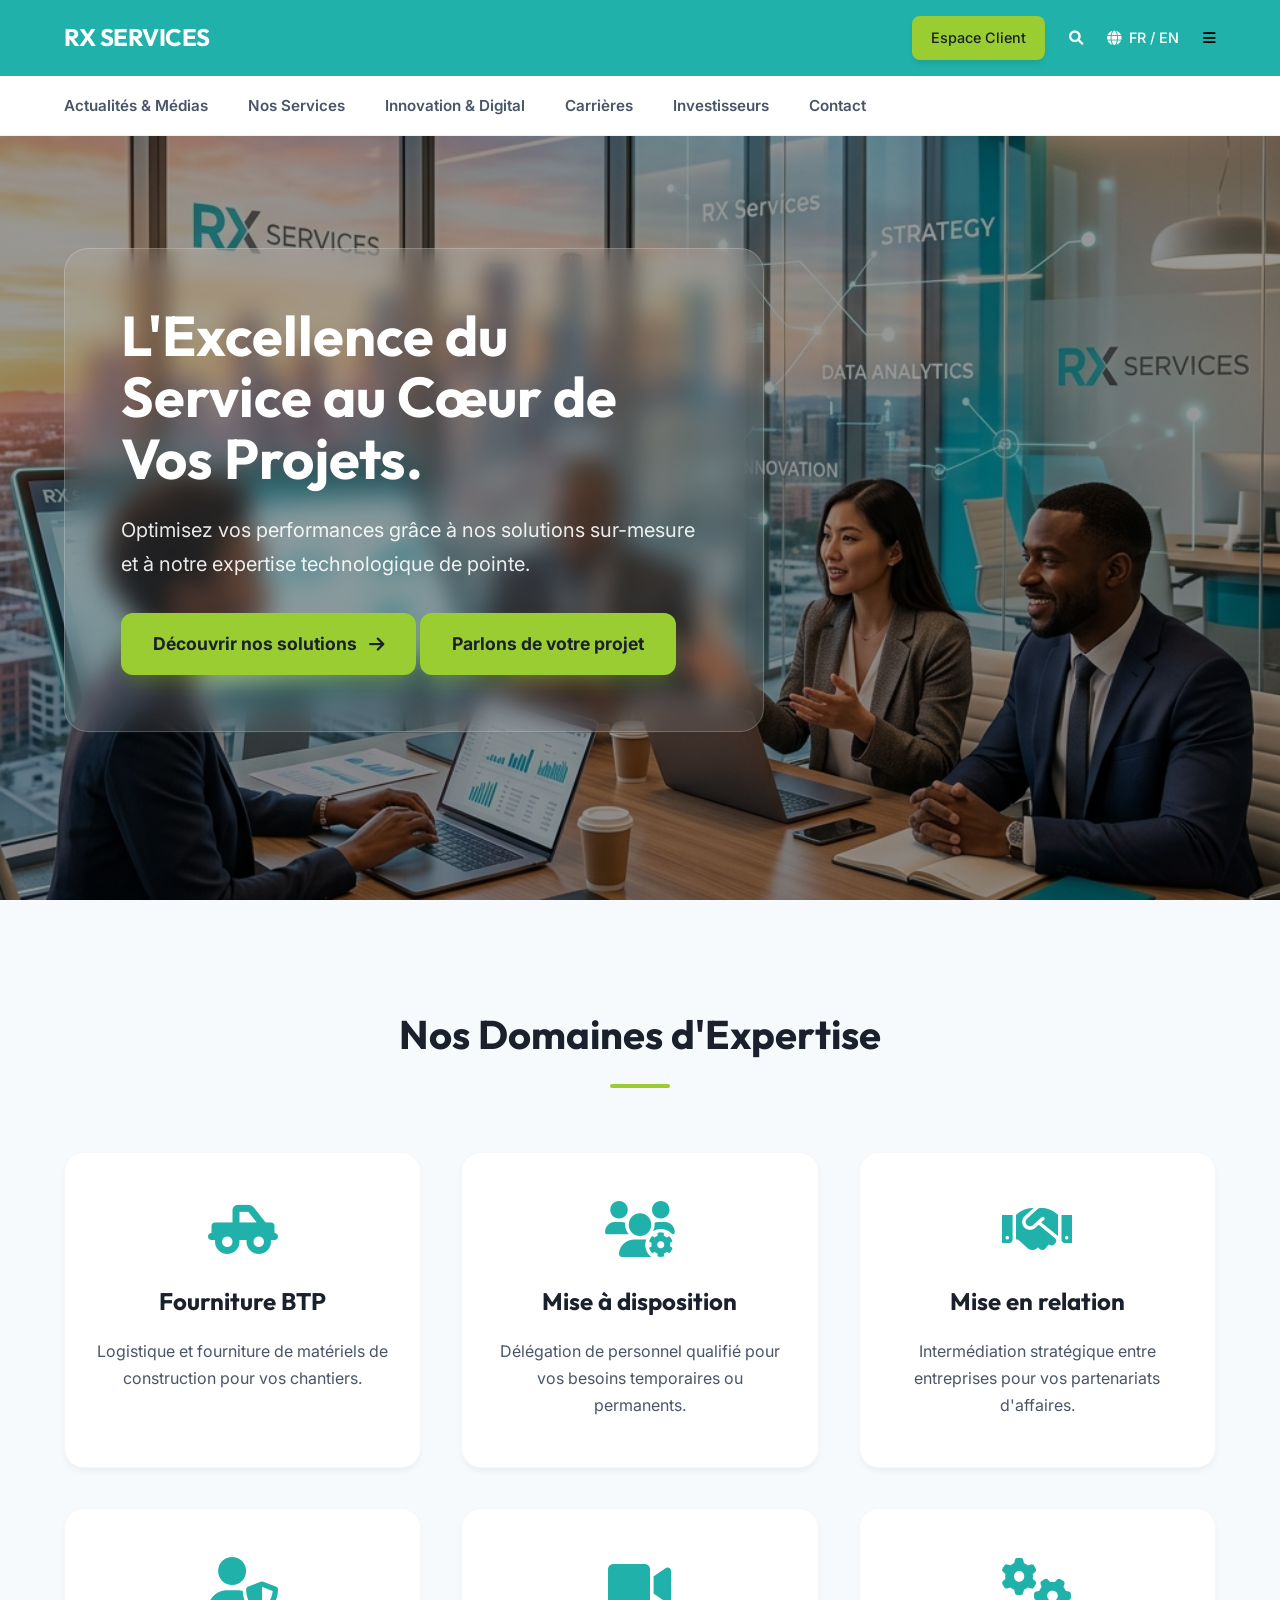
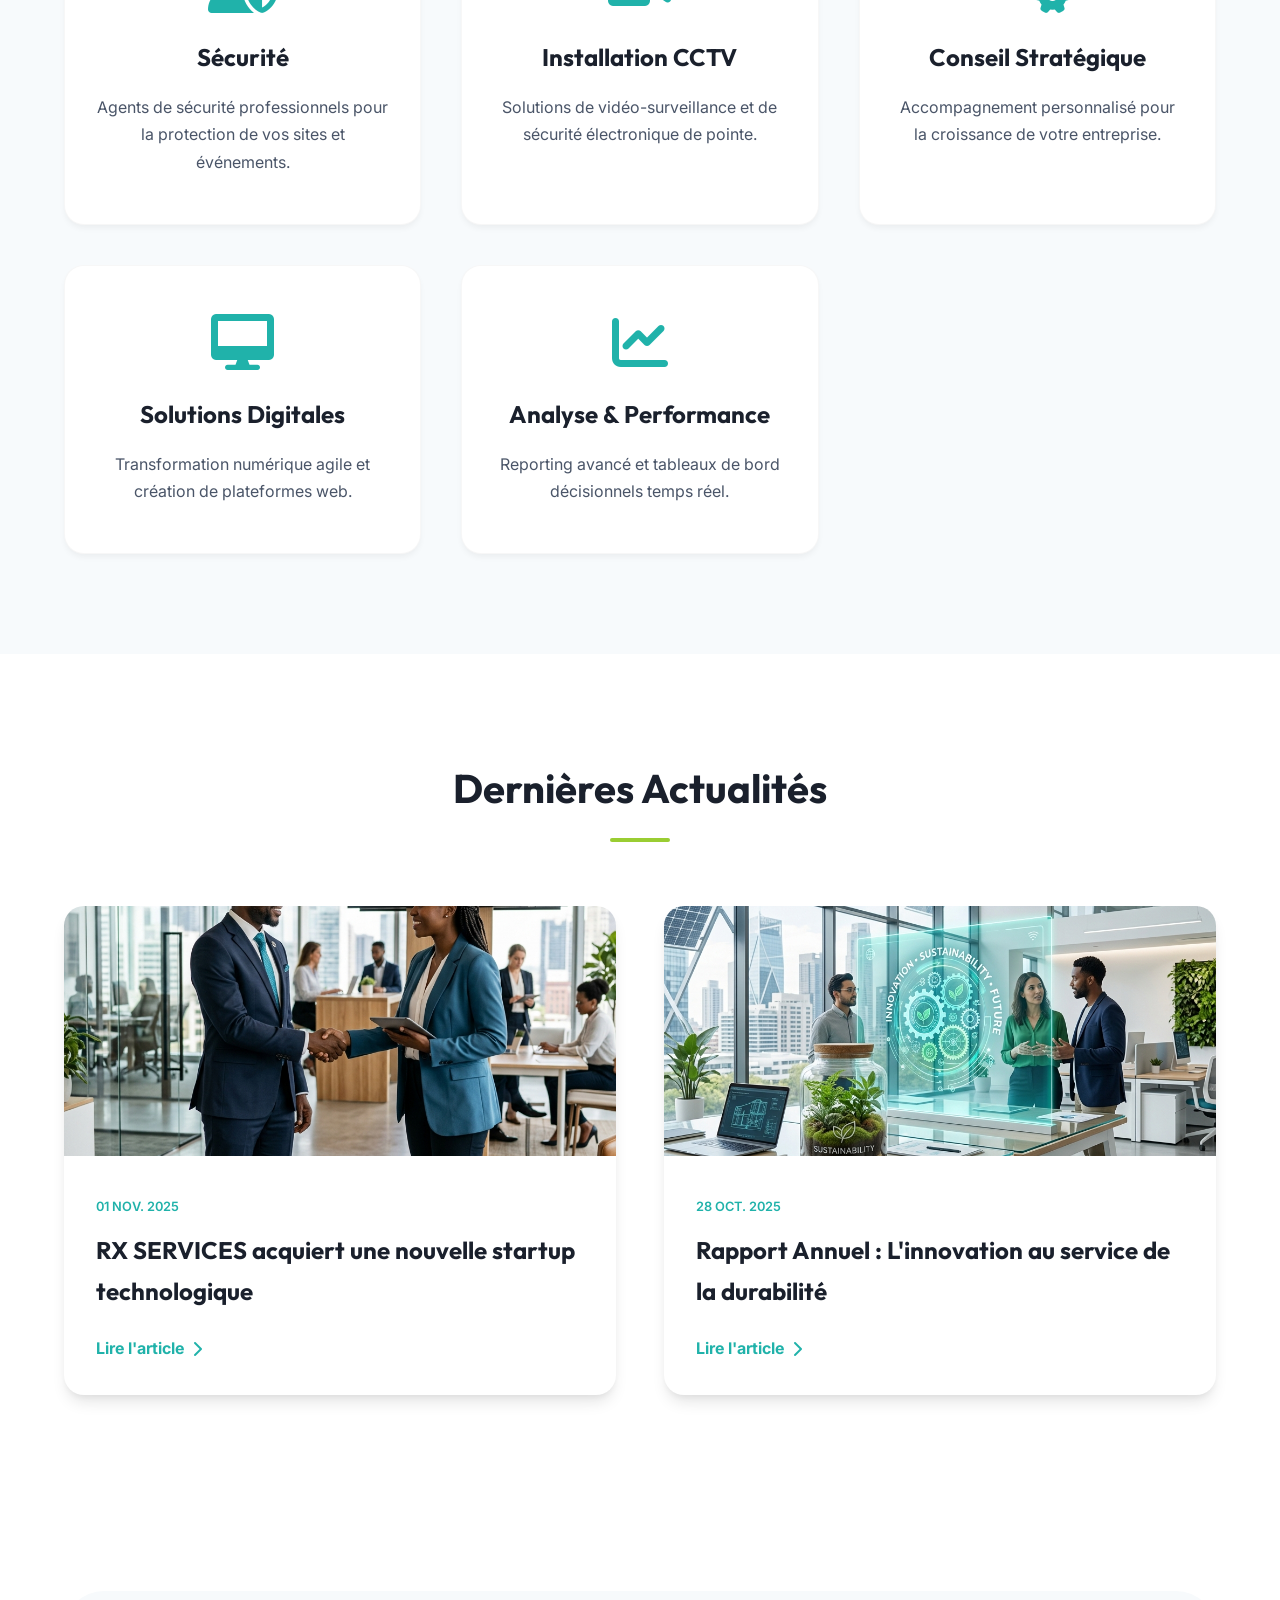
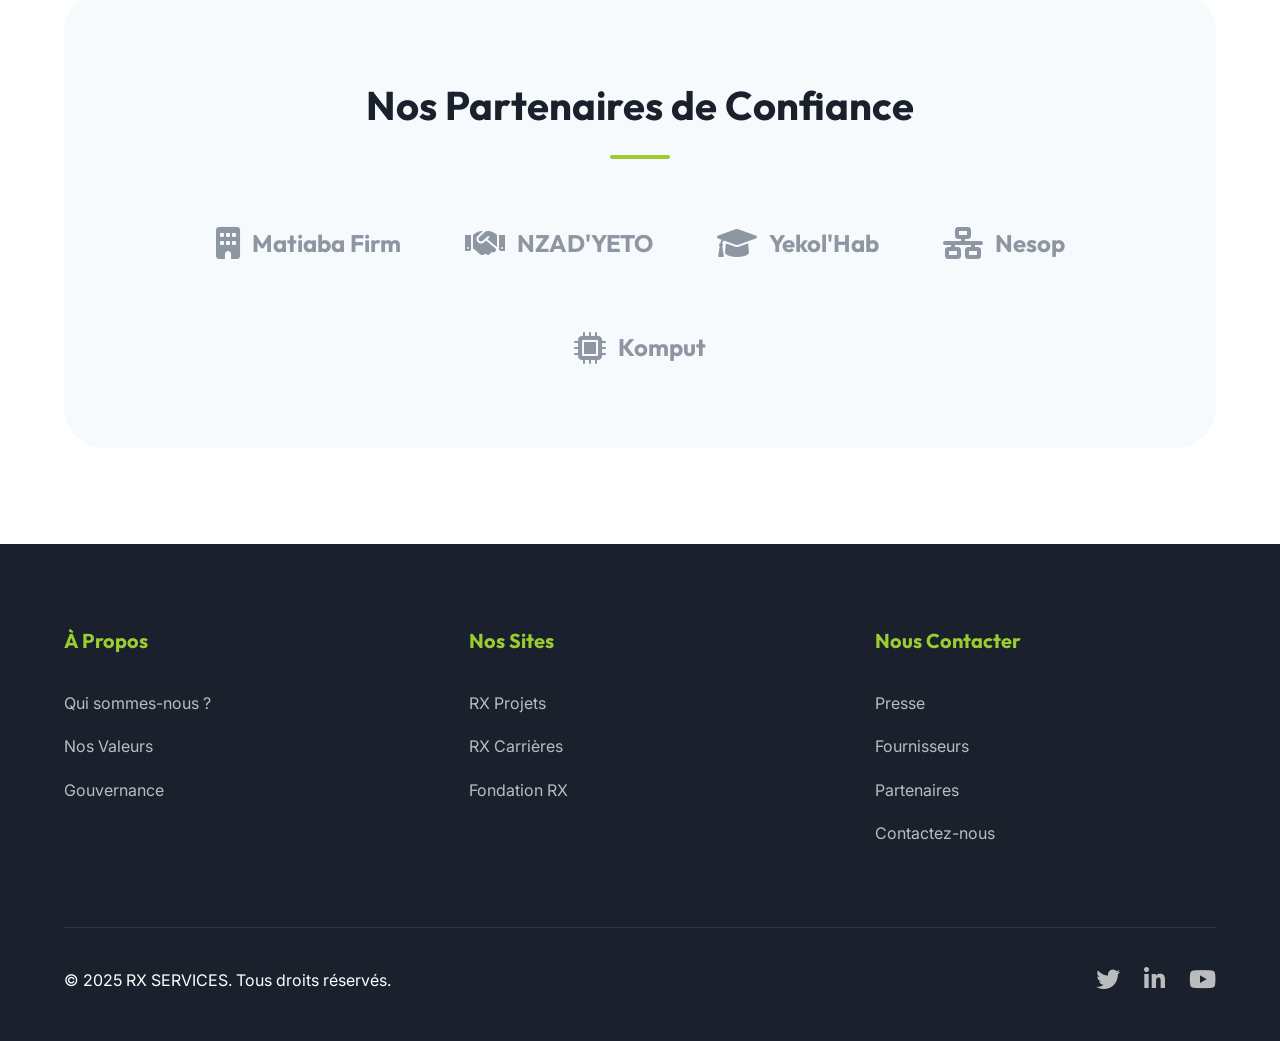
<file: index.html>
<!DOCTYPE html>
<html lang="fr">
<head>
    <meta charset="UTF-8">
    <meta name="viewport" content="width=device-width, initial-scale=1.0">
    <title>RX SERVICES - Solutions d'Entreprise</title>
    <link rel="stylesheet" href="rxservices.css">
    <link rel="stylesheet" href="https://cdnjs.cloudflare.com/ajax/libs/font-awesome/6.0.0-beta3/css/all.min.css">
</head>
<body>

    <header class="header-corporate">
        <div class="header-top-bar">
            <div class="logo">
                <a href="index.html"><h1>RX SERVICES</h1></a>
            </div>
            <div class="actions">
                <a href="espace-client.html" class="btn-primary">Espace Client</a>
                <a href="#"><i class="fas fa-search"></i></a>
                <a href="#"><i class="fas fa-globe"></i> FR / EN</a>
                <button class="menu-toggle"><i class="fas fa-bars"></i></button>
            </div>
        </div>
        <nav class="main-nav">
            <div class="container-nav">
                <ul>
                    <li><a href="actualites.html">Actualités & Médias</a></li>
                    <li><a href="solutions.html">Nos Services</a></li>
                    <li><a href="innovation.html">Innovation & Digital</a></li>
                    <li><a href="carrieres.html">Carrières</a></li>
                    <li><a href="investisseurs.html">Investisseurs</a></li>
                    <li><a href="contact.html">Contact</a></li>
                </ul>
            </div>
        </nav>
    </header>

    <section class="hero-banner">
        <div class="content">
            <h2>L'Excellence du Service au Cœur de Vos Projets.</h2>
            <p>Optimisez vos performances grâce à nos solutions sur-mesure et à notre expertise technologique de pointe.</p>
            <div class="hero-actions">
                <a href="solutions.html" class="btn-banner">Découvrir nos solutions <i class="fas fa-arrow-right"></i></a>
                <a href="contact.html" class="btn-banner outline">Parlons de votre projet</a>
            </div>
        </div>
    </section>

    <main>
        <section class="section-services">
            <h3>Nos Domaines d'Expertise</h3>
            <div class="services-grid">
                <div class="service-card">
                    <i class="fas fa-truck-pickup icon-large"></i>
                    <h4>Fourniture BTP</h4>
                    <p>Logistique et fourniture de matériels de construction pour vos chantiers.</p>
                </div>
                <div class="service-card">
                    <i class="fas fa-users-cog icon-large"></i>
                    <h4>Mise à disposition</h4>
                    <p>Délégation de personnel qualifié pour vos besoins temporaires ou permanents.</p>
                </div>
                <div class="service-card">
                    <i class="fas fa-handshake icon-large"></i>
                    <h4>Mise en relation</h4>
                    <p>Intermédiation stratégique entre entreprises pour vos partenariats d'affaires.</p>
                </div>
                <div class="service-card">
                    <i class="fas fa-user-shield icon-large"></i>
                    <h4>Sécurité</h4>
                    <p>Agents de sécurité professionnels pour la protection de vos sites et événements.</p>
                </div>
                <div class="service-card">
                    <i class="fas fa-video icon-large"></i>
                    <h4>Installation CCTV</h4>
                    <p>Solutions de vidéo-surveillance et de sécurité électronique de pointe.</p>
                </div>
                <div class="service-card">
                    <i class="fas fa-cogs icon-large"></i>
                    <h4>Conseil Stratégique</h4>
                    <p>Accompagnement personnalisé pour la croissance de votre entreprise.</p>
                </div>
                <div class="service-card">
                    <i class="fas fa-desktop icon-large"></i>
                    <h4>Solutions Digitales</h4>
                    <p>Transformation numérique agile et création de plateformes web.</p>
                </div>
                <div class="service-card">
                    <i class="fas fa-chart-line icon-large"></i>
                    <h4>Analyse & Performance</h4>
                    <p>Reporting avancé et tableaux de bord décisionnels temps réel.</p>
                </div>
            </div>
        </section>

        <section class="section-actualites">
            <h3>Dernières Actualités</h3>
            <div class="news-grid">
                <article class="news-card">
                    <img src="news-image-1.png" alt="Actualité 1">
                    <div class="news-content">
                        <span class="date">01 NOV. 2025</span>
                        <h4>RX SERVICES acquiert une nouvelle startup technologique</h4>
                        <a href="actualites.html">Lire l'article <i class="fas fa-chevron-right"></i></a>
                    </div>
                </article>
                <article class="news-card">
                    <img src="news-image-2.png" alt="Actualité 2">
                    <div class="news-content">
                        <span class="date">28 OCT. 2025</span>
                        <h4>Rapport Annuel : L'innovation au service de la durabilité</h4>
                        <a href="actualites.html">Lire l'article <i class="fas fa-chevron-right"></i></a>
                    </div>
                </article>
            </div>
        </section>

        <section class="section-partners">
            <h3>Nos Partenaires de Confiance</h3>
            <div class="partners-grid">
                <div class="partner-logo"><i class="fas fa-building"></i> Matiaba Firm</div>
                <div class="partner-logo"><i class="fas fa-handshake"></i> NZAD'YETO</div>
                <div class="partner-logo"><i class="fas fa-graduation-cap"></i> Yekol'Hab</div>
                <div class="partner-logo"><i class="fas fa-network-wired"></i> Nesop</div>
                <div class="partner-logo"><i class="fas fa-microchip"></i> Komput</div>
            </div>
        </section>
    </main>

    <footer>
        <div class="footer-columns">
            <div class="col">
                <h4>À Propos</h4>
                <ul>
                    <li><a href="qui-sommes-nous.html">Qui sommes-nous ?</a></li>
                    <li><a href="carrieres.html">Nos Valeurs</a></li>
                    <li><a href="investisseurs.html">Gouvernance</a></li>
                </ul>
            </div>
            <div class="col">
                <h4>Nos Sites</h4>
                <ul>
                    <li><a href="projets.html">RX Projets</a></li>
                    <li><a href="carrieres.html">RX Carrières</a></li>
                    <li><a href="fondation.html">Fondation RX</a></li>
                </ul>
            </div>
            <div class="col">
                <h4>Nous Contacter</h4>
                <ul>
                    <li><a href="presse.html">Presse</a></li>
                    <li><a href="fournisseurs.html">Fournisseurs</a></li>
                    <li><a href="partenaires.html">Partenaires</a></li>
                    <li><a href="contact.html">Contactez-nous</a></li>
                </ul>
            </div>
        </div>
        <div class="footer-bottom">
            <p>&copy; 2025 RX SERVICES. Tous droits réservés.</p>
            <div class="social-links">
                <a href="#"><i class="fab fa-twitter"></i></a>
                <a href="#"><i class="fab fa-linkedin-in"></i></a>
                <a href="#"><i class="fab fa-youtube"></i></a>
            </div>
        </div>
    </footer>

    <script src="main.js"></script>
</body>
</html>
</file>
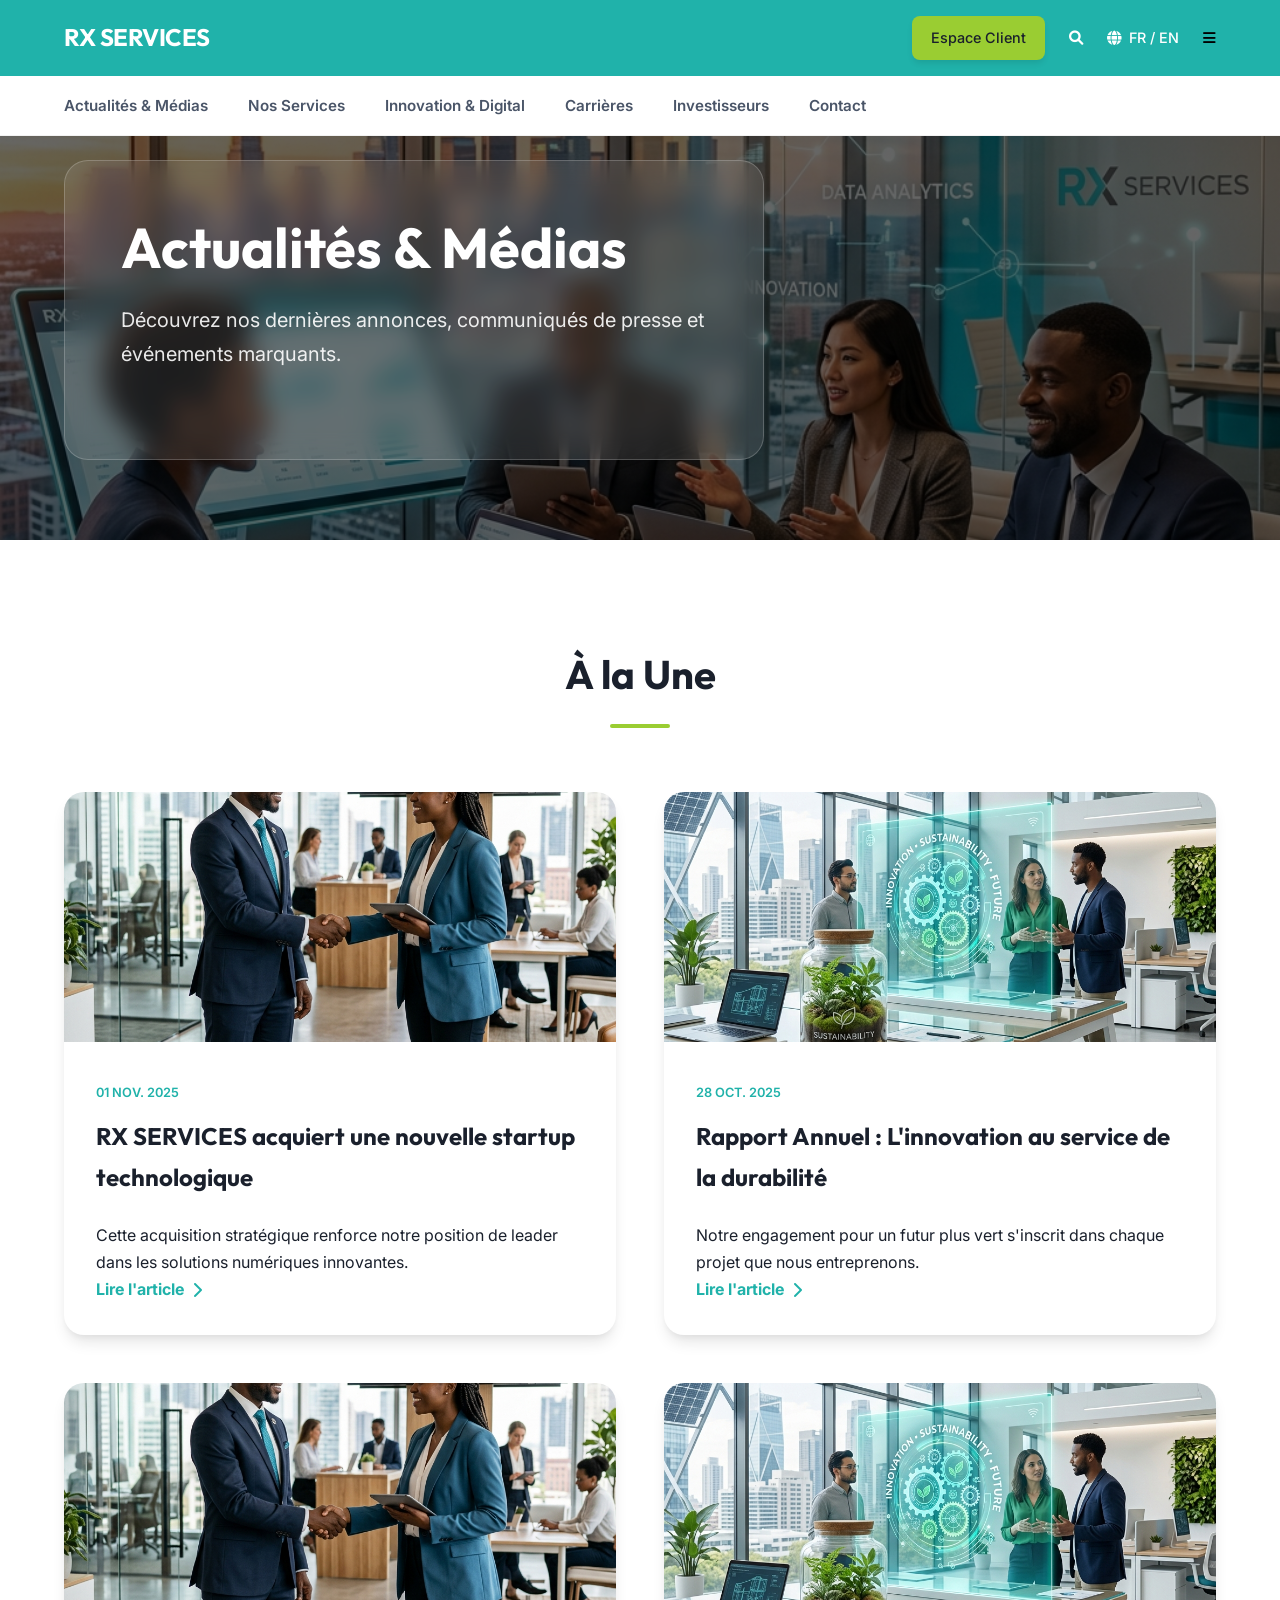
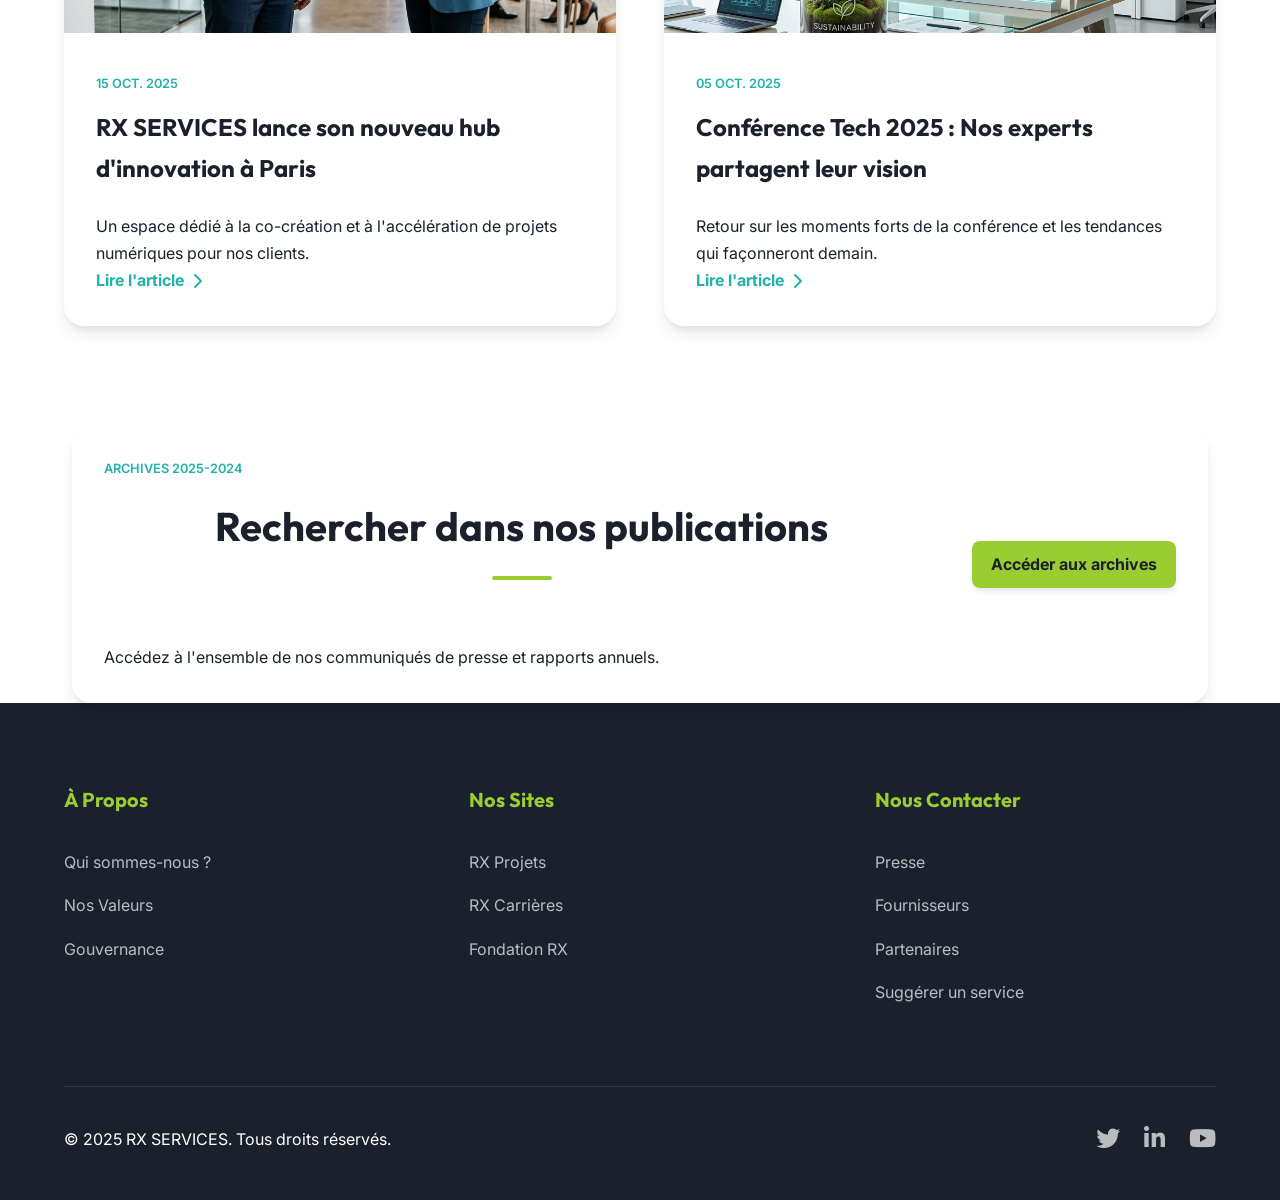
<file: actualites.html>
<!DOCTYPE html>
<html lang="fr">
<head>
    <meta charset="UTF-8">
    <meta name="viewport" content="width=device-width, initial-scale=1.0">
    <title>Actualités & Médias - RX SERVICES</title>
    <link rel="stylesheet" href="rxservices.css">
    <link rel="stylesheet" href="https://cdnjs.cloudflare.com/ajax/libs/font-awesome/6.0.0-beta3/css/all.min.css">
    <style>
        .hero-banner {
            background-image: linear-gradient(rgba(0,0,0,0.6), rgba(0,0,0,0.6)), url('hero-rx-bg.png');
            min-height: 60vh;
        }
    </style>
</head>
<body>

    <header class="header-corporate">
        <div class="header-top-bar">
            <div class="logo">
                <a href="index.html"><h1>RX SERVICES</h1></a>
            </div>
            <div class="actions">
                <a href="espace-client.html" class="btn-primary">Espace Client</a>
                <a href="#"><i class="fas fa-search"></i></a>
                <a href="#"><i class="fas fa-globe"></i> FR / EN</a>
                <button class="menu-toggle"><i class="fas fa-bars"></i></button>
            </div>
        </div>
        <nav class="main-nav">
            <div class="container-nav">
                <ul>
                    <li><a href="actualites.html" class="active">Actualités & Médias</a></li>
                    <li><a href="solutions.html">Nos Services</a></li>
                    <li><a href="innovation.html">Innovation & Digital</a></li>
                    <li><a href="carrieres.html">Carrières</a></li>
                    <li><a href="investisseurs.html">Investisseurs</a></li><li><a href="contact.html">Contact</a></li>
                </ul>
            </div>
        </nav>
    </header>

    <section class="hero-banner">
        <div class="content">
            <h2>Actualités & Médias</h2>
            <p>Découvrez nos dernières annonces, communiqués de presse et événements marquants.</p>
        </div>
    </section>

    <main>
        <section class="section-actualites">
            <h3>À la Une</h3>
            <div class="news-grid">
                <article class="news-card">
                    <img src="news-image-1.png" alt="Actualité 1">
                    <div class="news-content">
                        <span class="date">01 NOV. 2025</span>
                        <h4>RX SERVICES acquiert une nouvelle startup technologique</h4>
                        <p>Cette acquisition stratégique renforce notre position de leader dans les solutions numériques innovantes.</p>
                        <a href="#">Lire l'article <i class="fas fa-chevron-right"></i></a>
                    </div>
                </article>
                <article class="news-card">
                    <img src="news-image-2.png" alt="Actualité 2">
                    <div class="news-content">
                        <span class="date">28 OCT. 2025</span>
                        <h4>Rapport Annuel : L'innovation au service de la durabilité</h4>
                        <p>Notre engagement pour un futur plus vert s'inscrit dans chaque projet que nous entreprenons.</p>
                        <a href="#">Lire l'article <i class="fas fa-chevron-right"></i></a>
                    </div>
                </article>
                <article class="news-card">
                    <img src="news-image-1.png" alt="Actualité 3">
                    <div class="news-content">
                        <span class="date">15 OCT. 2025</span>
                        <h4>RX SERVICES lance son nouveau hub d'innovation à Paris</h4>
                        <p>Un espace dédié à la co-création et à l'accélération de projets numériques pour nos clients.</p>
                        <a href="#">Lire l'article <i class="fas fa-chevron-right"></i></a>
                    </div>
                </article>
                <article class="news-card">
                    <img src="news-image-2.png" alt="Actualité 4">
                    <div class="news-content">
                        <span class="date">05 OCT. 2025</span>
                        <h4>Conférence Tech 2025 : Nos experts partagent leur vision</h4>
                        <p>Retour sur les moments forts de la conférence et les tendances qui façonneront demain.</p>
                        <a href="#">Lire l'article <i class="fas fa-chevron-right"></i></a>
                    </div>
                </article>
            </div>
        </section>
        
        <section class="container" style="padding-top: 0;">
             <div class="news-card" style="display: flex; flex-direction: row; align-items: center; gap: 2rem; padding: 2rem;">
                  <div style="flex: 1;">
                       <span class="date">Archives 2025-2024</span>
                       <h3>Rechercher dans nos publications</h3>
                       <p>Accédez à l'ensemble de nos communiqués de presse et rapports annuels.</p>
                  </div>
                  <a href="#" class="btn-primary">Accéder aux archives</a>
             </div>
        </section>
    </main>

    <footer>
        <div class="footer-columns">
            <div class="col">
                <h4>À Propos</h4>
                <ul>
                    <li><a href="qui-sommes-nous.html">Qui sommes-nous ?</a></li>
                    <li><a href="carrieres.html">Nos Valeurs</a></li>
                    <li><a href="investisseurs.html">Gouvernance</a></li>
                </ul>
            </div>
            <div class="col">
                <h4>Nos Sites</h4>
                <ul>
                    <li><a href="projets.html">RX Projets</a></li>
                    <li><a href="carrieres.html">RX Carrières</a></li>
                    <li><a href="fondation.html">Fondation RX</a></li>
                </ul>
            </div>
            <div class="col">
                <h4>Nous Contacter</h4>
                <ul>
                    <li><a href="presse.html">Presse</a></li>
                    <li><a href="fournisseurs.html">Fournisseurs</a></li>
                    <li><a href="partenaires.html">Partenaires</a></li>
                    <li><a href="contact.html">Suggérer un service</a></li>
                </ul>
            </div>
        </div>
        <div class="footer-bottom">
            <p>&copy; 2025 RX SERVICES. Tous droits réservés.</p>
            <div class="social-links">
                <a href="#"><i class="fab fa-twitter"></i></a>
                <a href="#"><i class="fab fa-linkedin-in"></i></a>
                <a href="#"><i class="fab fa-youtube"></i></a>
            </div>
        </div>
    </footer>

    <script src="main.js"></script>
</body>
</html>
</file>
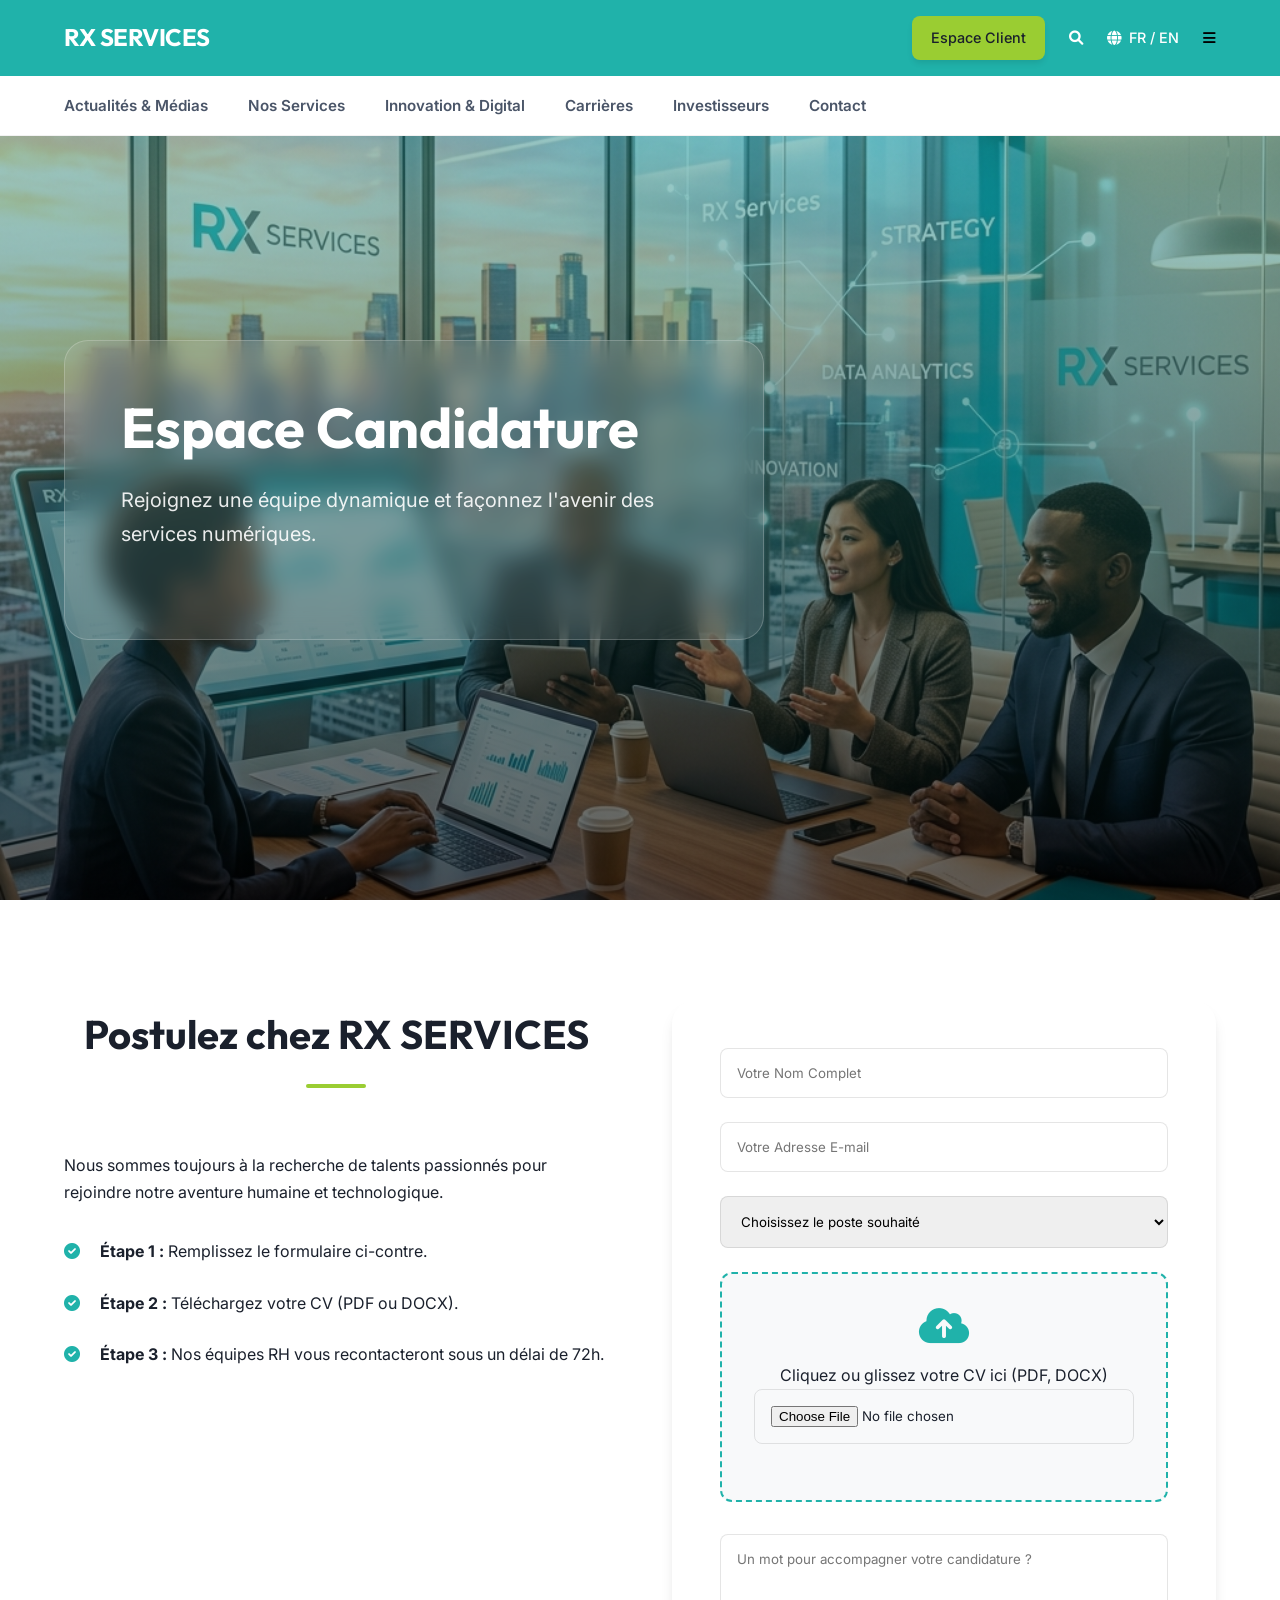
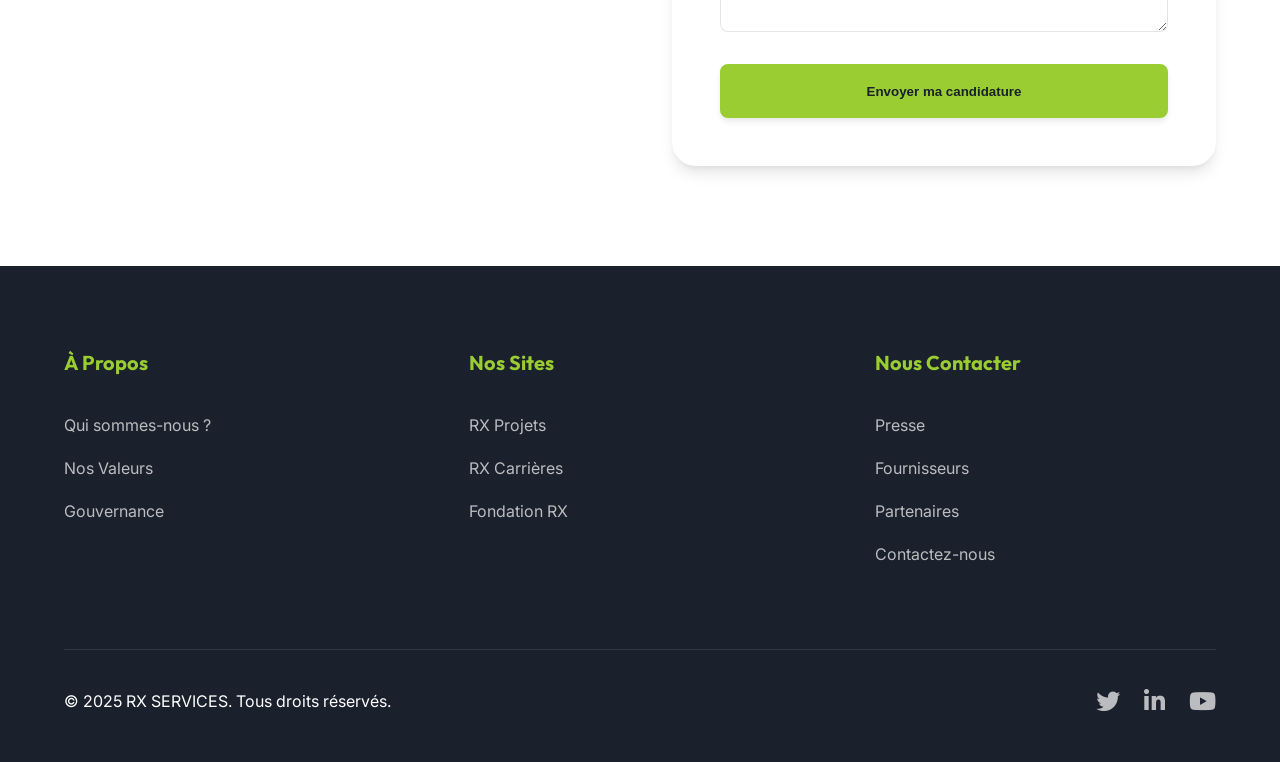
<file: candidature.html>
<!DOCTYPE html>
<html lang="fr">
<head>
    <meta charset="UTF-8">
    <meta name="viewport" content="width=device-width, initial-scale=1.0">
    <title>Candidature - RX SERVICES</title>
    <link rel="stylesheet" href="rxservices.css">
    <link rel="stylesheet" href="https://cdnjs.cloudflare.com/ajax/libs/font-awesome/6.0.0-beta3/css/all.min.css">
    <style>
        .hero-banner {
            background-image: linear-gradient(rgba(32, 178, 170, 0.4), rgba(0,0,0,0.6)), url('hero-rx-bg.png');
            height: 40vh;
        }
        .contact-container { display: grid; grid-template-columns: 1fr 1fr; gap: 4rem; padding: 100px 5%; align-items: start; }
        .contact-form { background: var(--white); padding: 3rem; border-radius: 24px; box-shadow: var(--shadow); }
        .contact-form input, .contact-form select, .contact-form textarea { width: 100%; padding: 1rem; margin-bottom: 1.5rem; border: 1px solid rgba(0,0,0,0.1); border-radius: 8px; font-family: 'Inter', sans-serif; }
        .file-upload { background: #f8f9fa; padding: 2rem; border: 2px dashed var(--primary); border-radius: 12px; text-align: center; cursor: pointer; margin-bottom: 2rem; }
        #form-messages { margin-top: 1rem; padding: 1rem; border-radius: 8px; display: none; }
        #form-messages.success { background: #d4edda; color: #155724; display: block; }
        #form-messages.error { background: #f8d7da; color: #721c24; display: block; }
    </style>
</head>
<body>

    <header class="header-corporate">
        <div class="header-top-bar">
            <div class="logo">
                <a href="index.html"><h1>RX SERVICES</h1></a>
            </div>
            <div class="actions">
                <a href="espace-client.html" class="btn-primary">Espace Client</a>
                <a href="#"><i class="fas fa-search"></i></a>
                <a href="#"><i class="fas fa-globe"></i> FR / EN</a>
                <button class="menu-toggle"><i class="fas fa-bars"></i></button>
            </div>
        </div>
        <nav class="main-nav">
            <div class="container-nav">
                <ul>
                    <li><a href="actualites.html">Actualités & Médias</a></li>
                    <li><a href="solutions.html">Nos Services</a></li>
                    <li><a href="innovation.html">Innovation & Digital</a></li>
                    <li><a href="carrieres.html" class="active">Carrières</a></li>
                    <li><a href="investisseurs.html">Investisseurs</a></li>
                    <li><a href="contact.html">Contact</a></li>
                </ul>
            </div>
        </nav>
    </header>

    <section class="hero-banner">
        <div class="content">
            <h2>Espace Candidature</h2>
            <p>Rejoignez une équipe dynamique et façonnez l'avenir des services numériques.</p>
        </div>
    </section>

    <main class="contact-container">
        <div class="info-side">
            <h3>Postulez chez RX SERVICES</h3>
            <p>Nous sommes toujours à la recherche de talents passionnés pour rejoindre notre aventure humaine et technologique.</p>
            
            <ul style="margin-top: 2rem; list-style: none;">
                <li style="margin-bottom: 1.5rem;"><i class="fas fa-check-circle" style="color: var(--primary); margin-right: 1rem;"></i> <strong>Étape 1 :</strong> Remplissez le formulaire ci-contre.</li>
                <li style="margin-bottom: 1.5rem;"><i class="fas fa-check-circle" style="color: var(--primary); margin-right: 1rem;"></i> <strong>Étape 2 :</strong> Téléchargez votre CV (PDF ou DOCX).</li>
                <li style="margin-bottom: 1.5rem;"><i class="fas fa-check-circle" style="color: var(--primary); margin-right: 1rem;"></i> <strong>Étape 3 :</strong> Nos équipes RH vous recontacteront sous un délai de 72h.</li>
            </ul>
        </div>

        <div class="contact-form">
            <form id="ajax-candidature" enctype="multipart/form-data" method="post" action="send_candidature.php">
                <input type="text" name="name" placeholder="Votre Nom Complet" required>
                <input type="email" name="email" placeholder="Votre Adresse E-mail" required>
                
                <select name="position" id="job-title" required>
                    <option value="" disabled selected>Choisissez le poste souhaité</option>
                    <option value="Senior Fullstack">Développeur Fullstack Sénior</option>
                    <option value="Project Manager">Chef de Projet Digital</option>
                    <option value="Consultant Cloud">Consultant Cloud</option>
                    <option value="Candidature Spontanée">Candidature Spontanée</option>
                </select>

                <div class="file-upload">
                    <i class="fas fa-cloud-upload-alt" style="font-size: 2.5rem; color: var(--primary); margin-bottom: 1rem;"></i>
                    <p>Cliquez ou glissez votre CV ici (PDF, DOCX)</p>
                    <input type="file" name="resume" accept=".pdf,.doc,.docx" required style="cursor: pointer;">
                </div>

                <textarea name="message" rows="4" placeholder="Un mot pour accompagner votre candidature ?"></textarea>
                
                <button type="submit" class="btn-primary" style="width: 100%; padding: 1.2rem; cursor: pointer; border: none;">Envoyer ma candidature</button>
                <div id="form-messages"></div>
            </form>
        </div>
    </main>

    <footer>
        <div class="footer-columns">
            <div class="col">
                <h4>À Propos</h4>
                <ul>
                    <li><a href="qui-sommes-nous.html">Qui sommes-nous ?</a></li>
                    <li><a href="carrieres.html">Nos Valeurs</a></li>
                    <li><a href="investisseurs.html">Gouvernance</a></li>
                </ul>
            </div>
            <div class="col">
                <h4>Nos Sites</h4>
                <ul>
                    <li><a href="projets.html">RX Projets</a></li>
                    <li><a href="carrieres.html">RX Carrières</a></li>
                    <li><a href="fondation.html">Fondation RX</a></li>
                </ul>
            </div>
            <div class="col">
                <h4>Nous Contacter</h4>
                <ul>
                    <li><a href="presse.html">Presse</a></li>
                    <li><a href="fournisseurs.html">Fournisseurs</a></li>
                    <li><a href="partenaires.html">Partenaires</a></li>
                    <li><a href="contact.html">Contactez-nous</a></li>
                </ul>
            </div>
        </div>
        <div class="footer-bottom">
            <p>&copy; 2025 RX SERVICES. Tous droits réservés.</p>
            <div class="social-links">
                <a href="#"><i class="fab fa-twitter"></i></a>
                <a href="#"><i class="fab fa-linkedin-in"></i></a>
                <a href="#"><i class="fab fa-youtube"></i></a>
            </div>
        </div>
    </footer>

    <script src="main.js"></script>
    <script>
        document.addEventListener("DOMContentLoaded", function() {
            // Pre-fill position based on URL parameters
            const urlParams = new URLSearchParams(window.location.search);
            const jobTitle = urlParams.get('title');
            if (jobTitle) {
                const select = document.querySelector("#job-title");
                for (let option of select.options) {
                    if (option.value.includes(jobTitle)) {
                        option.selected = true;
                        break;
                    }
                }
            }

            const form = document.querySelector("#ajax-candidature");
            const formMessages = document.querySelector("#form-messages");

            form.addEventListener("submit", function(e) {
                e.preventDefault();
                const formData = new FormData(form);

                fetch(form.action, {
                    method: "POST",
                    body: formData
                })
                .then(response => response.text().then(text => ({
                    status: response.status,
                    text: text
                })))
                .then(result => {
                    if (result.status === 200) {
                        formMessages.classList.remove("error");
                        formMessages.classList.add("success");
                        formMessages.textContent = result.text;
                        form.reset();
                    } else {
                        formMessages.classList.remove("success");
                        formMessages.classList.add("error");
                        formMessages.textContent = result.text || "Une erreur est survenue.";
                    }
                })
                .catch(error => {
                    formMessages.classList.remove("success");
                    formMessages.classList.add("error");
                    formMessages.textContent = "Une erreur technique est survenue lors de l'envoi.";
                });
            });
        });
    </script>
</body>
</html>
</file>
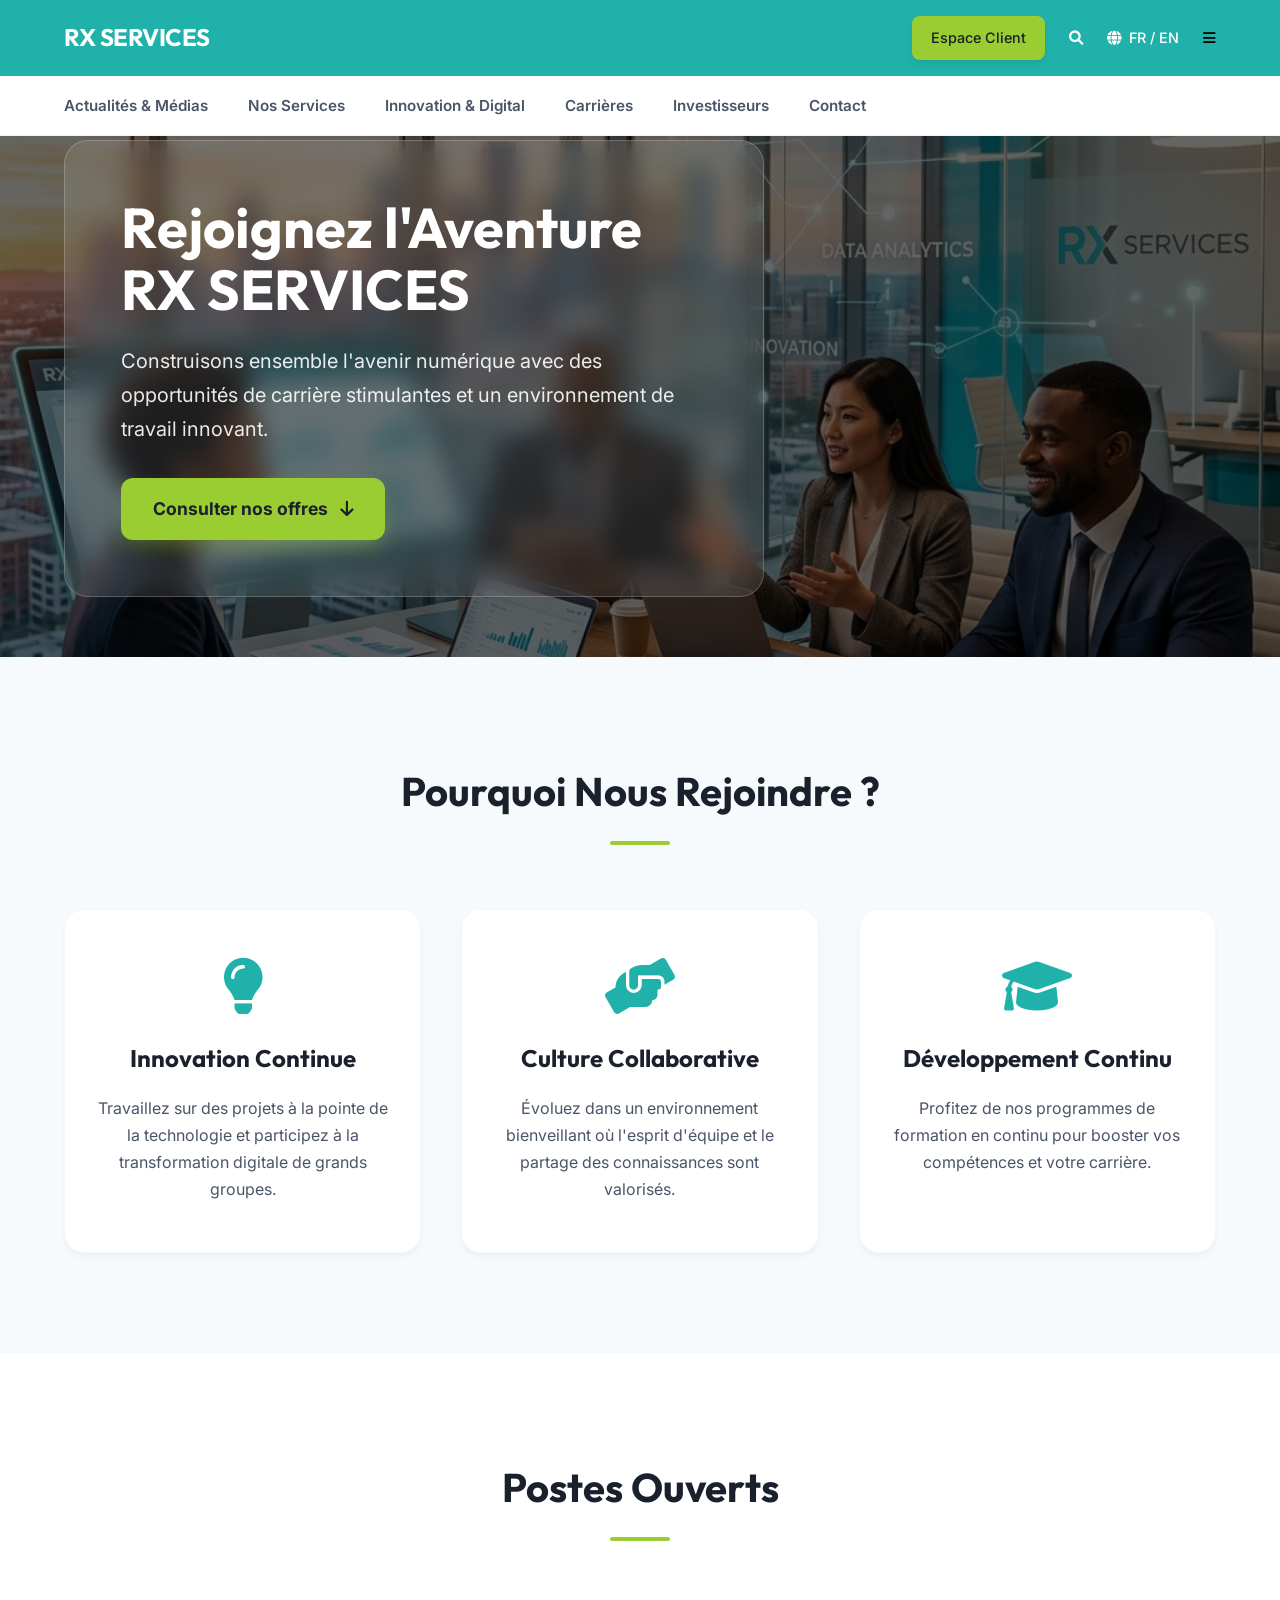
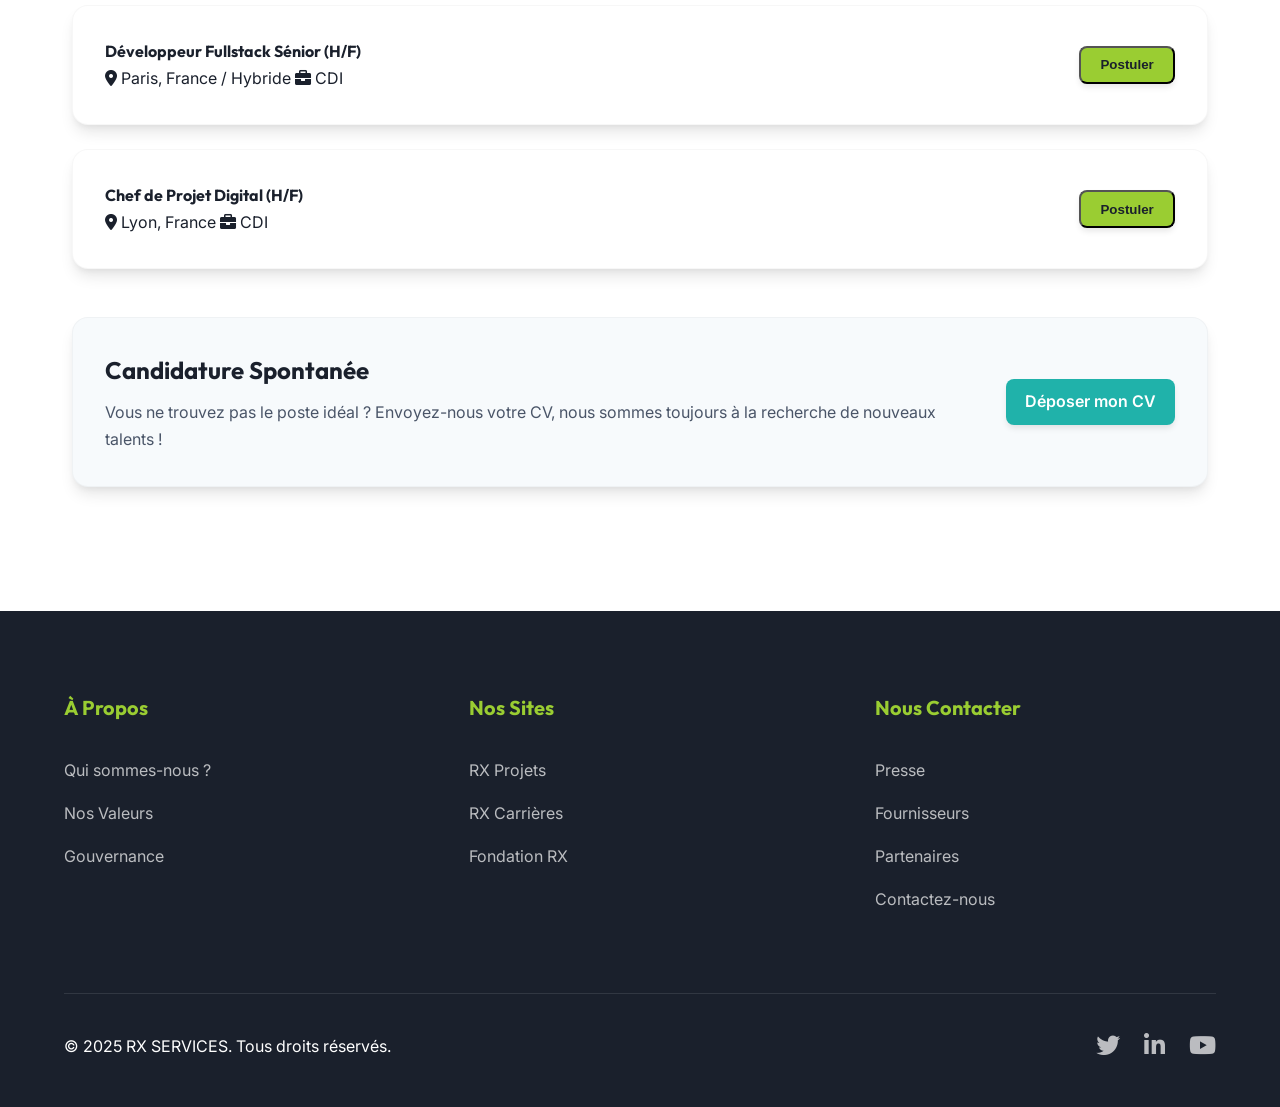
<file: carrieres.html>
<!DOCTYPE html>
<html lang="fr">
<head>
    <meta charset="UTF-8">
    <meta name="viewport" content="width=device-width, initial-scale=1.0">
    <title>Carrières - RX SERVICES</title>
    <link rel="stylesheet" href="rxservices.css">
    <link rel="stylesheet" href="https://cdnjs.cloudflare.com/ajax/libs/font-awesome/6.0.0-beta3/css/all.min.css">
    <style>
        .hero-banner {
            background-image: linear-gradient(rgba(0,0,0,0.6), rgba(0,0,0,0.6)), url('hero-rx-bg.png');
            min-height: 60vh;
        }
        .job-card {
            background: var(--white);
            padding: 2rem;
            border-radius: 16px;
            box-shadow: var(--shadow);
            margin-bottom: 1.5rem;
            display: flex;
            justify-content: space-between;
            align-items: center;
            border: 1px solid rgba(0,0,0,0.03);
            transition: var(--transition);
        }
        .job-card:hover {
            transform: translateY(-5px);
            box-shadow: 0 15px 30px -5px rgba(0, 0, 0, 0.1);
        }
    </style>
</head>
<body>

    <header class="header-corporate">
        <div class="header-top-bar">
            <div class="logo">
                <a href="index.html"><h1>RX SERVICES</h1></a>
            </div>
            <div class="actions">
                <a href="espace-client.html" class="btn-primary">Espace Client</a>
                <a href="#"><i class="fas fa-search"></i></a>
                <a href="#"><i class="fas fa-globe"></i> FR / EN</a>
                <button class="menu-toggle"><i class="fas fa-bars"></i></button>
            </div>
        </div>
        <nav class="main-nav">
            <div class="container-nav">
                <ul>
                    <li><a href="actualites.html">Actualités & Médias</a></li>
                    <li><a href="solutions.html">Nos Services</a></li>
                    <li><a href="innovation.html">Innovation & Digital</a></li>
                    <li><a href="carrieres.html" class="active">Carrières</a></li>
                    <li><a href="investisseurs.html">Investisseurs</a></li>
                    <li><a href="contact.html">Contact</a></li>
                </ul>
            </div>
        </nav>
    </header>

    <section class="hero-banner">
        <div class="content">
            <h2>Rejoignez l'Aventure RX SERVICES</h2>
            <p>Construisons ensemble l'avenir numérique avec des opportunités de carrière stimulantes et un environnement de travail innovant.</p>
            <a href="#jobs" class="btn-banner">Consulter nos offres <i class="fas fa-arrow-down"></i></a>
        </div>
    </section>

    <main>
        <section class="section-services">
            <h3>Pourquoi Nous Rejoindre ?</h3>
            <div class="services-grid">
                <div class="service-card">
                    <i class="fas fa-lightbulb icon-large"></i>
                    <h4>Innovation Continue</h4>
                    <p>Travaillez sur des projets à la pointe de la technologie et participez à la transformation digitale de grands groupes.</p>
                </div>
                <div class="service-card">
                    <i class="fas fa-hands-helping icon-large"></i>
                    <h4>Culture Collaborative</h4>
                    <p>Évoluez dans un environnement bienveillant où l'esprit d'équipe et le partage des connaissances sont valorisés.</p>
                </div>
                <div class="service-card">
                    <i class="fas fa-graduation-cap icon-large"></i>
                    <h4>Développement Continu</h4>
                    <p>Profitez de nos programmes de formation en continu pour booster vos compétences et votre carrière.</p>
                </div>
            </div>
        </section>

        <section id="jobs" class="container" style="padding-top: 100px; padding-bottom: 100px;">
            <h3>Postes Ouverts</h3>
            
            <div class="job-card">
                <div class="job-info">
                    <h4>Développeur Fullstack Sénior (H/F)</h4>
                    <p>
                        <span><i class="fas fa-map-marker-alt"></i> Paris, France / Hybride</span>
                        <span><i class="fas fa-briefcase"></i> CDI</span>
                    </p>
                </div>
                <button onclick="window.location.href='candidature.html?title=Senior%20Fullstack'" class="btn-primary">Postuler</button>
            </div>

            <div class="job-card">
                <div class="job-info">
                    <h4>Chef de Projet Digital (H/F)</h4>
                    <p>
                        <span><i class="fas fa-map-marker-alt"></i> Lyon, France</span>
                        <span><i class="fas fa-briefcase"></i> CDI</span>
                    </p>
                </div>
                <button onclick="window.location.href='candidature.html?title=Project%20Manager'" class="btn-primary">Postuler</button>
            </div>

            <div class="job-card" style="display: flex; flex-direction: row; align-items: center; gap: 2rem; padding: 2rem; background: var(--bg-light); margin-top: 3rem;">
                <div style="flex: 1;">
                     <h4 style="font-size: 1.5rem; margin-bottom: 0.5rem; color: var(--text);">Candidature Spontanée</h4>
                     <p style="color: var(--text-light);">Vous ne trouvez pas le poste idéal ? Envoyez-nous votre CV, nous sommes toujours à la recherche de nouveaux talents !</p>
                </div>
                <a href="candidature.html?title=Candidature%20Spontanée" class="btn-primary" style="background: var(--primary) !important; color: white !important;">Déposer mon CV</a>
            </div>
        </section>
    </main>

    <footer>
        <div class="footer-columns">
            <div class="col">
                <h4>À Propos</h4>
                <ul>
                    <li><a href="qui-sommes-nous.html">Qui sommes-nous ?</a></li>
                    <li><a href="carrieres.html">Nos Valeurs</a></li>
                    <li><a href="investisseurs.html">Gouvernance</a></li>
                </ul>
            </div>
            <div class="col">
                <h4>Nos Sites</h4>
                <ul>
                    <li><a href="projets.html">RX Projets</a></li>
                    <li><a href="carrieres.html">RX Carrières</a></li>
                    <li><a href="fondation.html">Fondation RX</a></li>
                </ul>
            </div>
            <div class="col">
                <h4>Nous Contacter</h4>
                <ul>
                    <li><a href="presse.html">Presse</a></li>
                    <li><a href="fournisseurs.html">Fournisseurs</a></li>
                    <li><a href="partenaires.html">Partenaires</a></li>
                    <li><a href="contact.html">Contactez-nous</a></li>
                </ul>
            </div>
        </div>
        <div class="footer-bottom">
            <p>&copy; 2025 RX SERVICES. Tous droits réservés.</p>
            <div class="social-links">
                <a href="#"><i class="fab fa-twitter"></i></a>
                <a href="#"><i class="fab fa-linkedin-in"></i></a>
                <a href="#"><i class="fab fa-youtube"></i></a>
            </div>
        </div>
    </footer>

    <script src="main.js"></script>
</body>
</html>
</file>
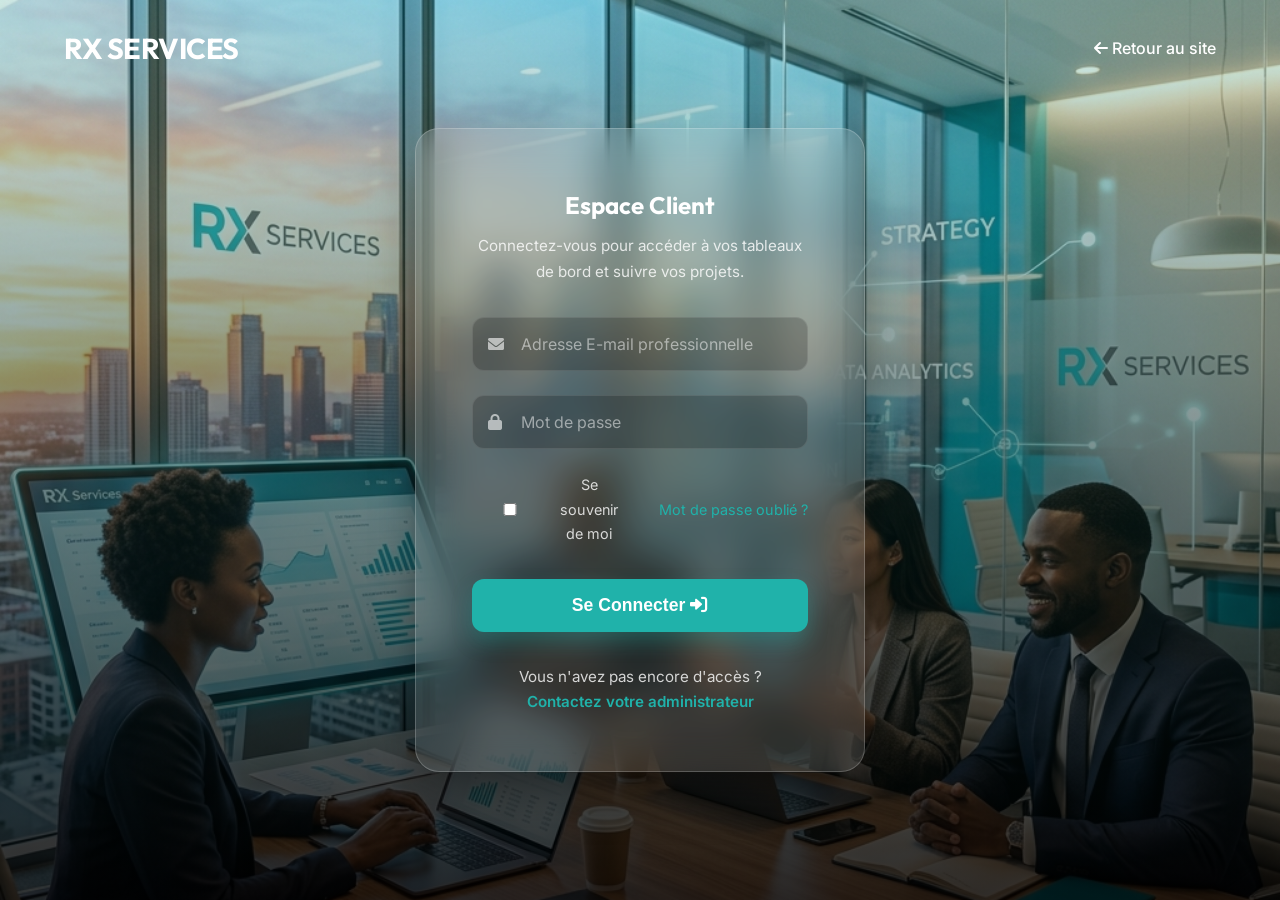
<file: espace-client.html>
<!DOCTYPE html>
<html lang="fr">
<head>
    <meta charset="UTF-8">
    <meta name="viewport" content="width=device-width, initial-scale=1.0">
    <title>Espace Client - RX SERVICES</title>
    <link rel="stylesheet" href="rxservices.css">
    <link rel="stylesheet" href="https://cdnjs.cloudflare.com/ajax/libs/font-awesome/6.0.0-beta3/css/all.min.css">
    <style>
        body {
            background-image: linear-gradient(rgba(32, 178, 170, 0.2), rgba(0,0,0,0.8)), url('hero-rx-bg.png');
            background-size: cover;
            background-position: center;
            background-attachment: fixed;
            min-height: 100vh;
            display: flex;
            flex-direction: column;
        }

        /* Simplified Header for Login Page */
        .header-login {
            padding: 1.5rem 5%;
            display: flex;
            justify-content: space-between;
            align-items: center;
            background: transparent;
            position: absolute;
            top: 0;
            width: 100%;
            z-index: 1000;
        }
        .header-login .logo h1 {
            color: var(--white);
            font-size: 1.8rem;
        }
        .header-login a {
            color: var(--white);
            text-decoration: none;
            font-weight: 500;
            font-family: 'Inter', sans-serif;
            transition: var(--transition);
        }
        .header-login a:hover {
            color: var(--primary);
        }

        /* Login Container */
        .login-wrapper {
            flex: 1;
            display: flex;
            justify-content: center;
            align-items: center;
            padding: 100px 5%;
        }

        .login-box {
            background: rgba(255, 255, 255, 0.1);
            backdrop-filter: blur(20px);
            -webkit-backdrop-filter: blur(20px);
            border: 1px solid rgba(255, 255, 255, 0.2);
            padding: 3.5rem;
            border-radius: 24px;
            box-shadow: 0 25px 50px -12px rgba(0, 0, 0, 0.5);
            max-width: 450px;
            width: 100%;
            text-align: center;
        }

        .login-box h2 {
            color: var(--white);
            margin-bottom: 0.5rem;
            font-family: 'Outfit', sans-serif;
            font-weight: 700;
        }
        
        .login-box p {
            color: rgba(255, 255, 255, 0.8);
            margin-bottom: 2rem;
            font-size: 0.95rem;
        }

        .input-group {
            position: relative;
            margin-bottom: 1.5rem;
            text-align: left;
        }

        .input-group i {
            position: absolute;
            left: 1rem;
            top: 50%;
            transform: translateY(-50%);
            color: rgba(255,255,255,0.6);
        }

        .login-box input {
            width: 100%;
            padding: 1rem 1rem 1rem 3rem;
            background: rgba(0, 0, 0, 0.2);
            border: 1px solid rgba(255, 255, 255, 0.1);
            border-radius: 12px;
            color: var(--white);
            font-family: 'Inter', sans-serif;
            font-size: 1rem;
            transition: var(--transition);
        }

        .login-box input::placeholder {
            color: rgba(255, 255, 255, 0.5);
        }

        .login-box input:focus {
            outline: none;
            border-color: var(--primary);
            background: rgba(0, 0, 0, 0.4);
        }

        .login-actions {
            display: flex;
            justify-content: space-between;
            align-items: center;
            margin-bottom: 2rem;
            font-size: 0.9rem;
        }

        .login-actions label {
            color: rgba(255, 255, 255, 0.8);
            display: flex;
            align-items: center;
            gap: 0.5rem;
            cursor: pointer;
        }

        .login-actions a {
            color: var(--primary);
            text-decoration: none;
            transition: var(--transition);
        }
        
        .login-actions a:hover {
            text-decoration: underline;
        }

        .btn-login {
            background: var(--primary);
            color: var(--white);
            border: none;
            width: 100%;
            padding: 1rem;
            border-radius: 12px;
            font-weight: 600;
            font-size: 1.1rem;
            cursor: pointer;
            transition: var(--transition);
            box-shadow: 0 10px 20px rgba(32, 178, 170, 0.3);
        }

        .btn-login:hover {
            background: #1c9e97;
            transform: translateY(-2px);
            box-shadow: 0 15px 25px rgba(32, 178, 170, 0.4);
        }

    </style>
</head>
<body>

    <header class="header-login">
        <div class="logo">
            <a href="index.html"><h1>RX SERVICES</h1></a>
        </div>
        <div>
            <a href="index.html"><i class="fas fa-arrow-left"></i> Retour au site</a>
        </div>
    </header>

    <main class="login-wrapper">
        <div class="login-box">
            <h2>Espace Client</h2>
            <p>Connectez-vous pour accéder à vos tableaux de bord et suivre vos projets.</p>
            
            <form id="login-form">
                <div class="input-group">
                    <i class="fas fa-envelope"></i>
                    <input type="email" placeholder="Adresse E-mail professionnelle" required>
                </div>
                <div class="input-group">
                    <i class="fas fa-lock"></i>
                    <input type="password" placeholder="Mot de passe" required>
                </div>
                
                <div class="login-actions">
                    <label>
                        <input type="checkbox"> Se souvenir de moi
                    </label>
                    <a href="#">Mot de passe oublié ?</a>
                </div>

                <button type="submit" class="btn-login">Se Connecter <i class="fas fa-sign-in-alt"></i></button>
            </form>
            
            <p style="margin-top: 2rem; margin-bottom: 0;">
                Vous n'avez pas encore d'accès ? <br>
                <a href="contact.html" style="color: var(--primary); text-decoration: none; font-weight: 600;">Contactez votre administrateur</a>
            </p>
        </div>
    </main>

    <script>
        document.getElementById('login-form').addEventListener('submit', function(e) {
            e.preventDefault();
            // Simuler une connexion
            const btn = this.querySelector('button');
            const originalText = btn.innerHTML;
            btn.innerHTML = '<i class="fas fa-spinner fa-spin"></i> Connexion...';
            btn.style.opacity = '0.8';
            
            setTimeout(() => {
                alert("Interface client en cours de développement. Les accès seront bientôt ouverts.");
                btn.innerHTML = originalText;
                btn.style.opacity = '1';
            }, 1000);
        });
    </script>
</body>
</html>
</file>
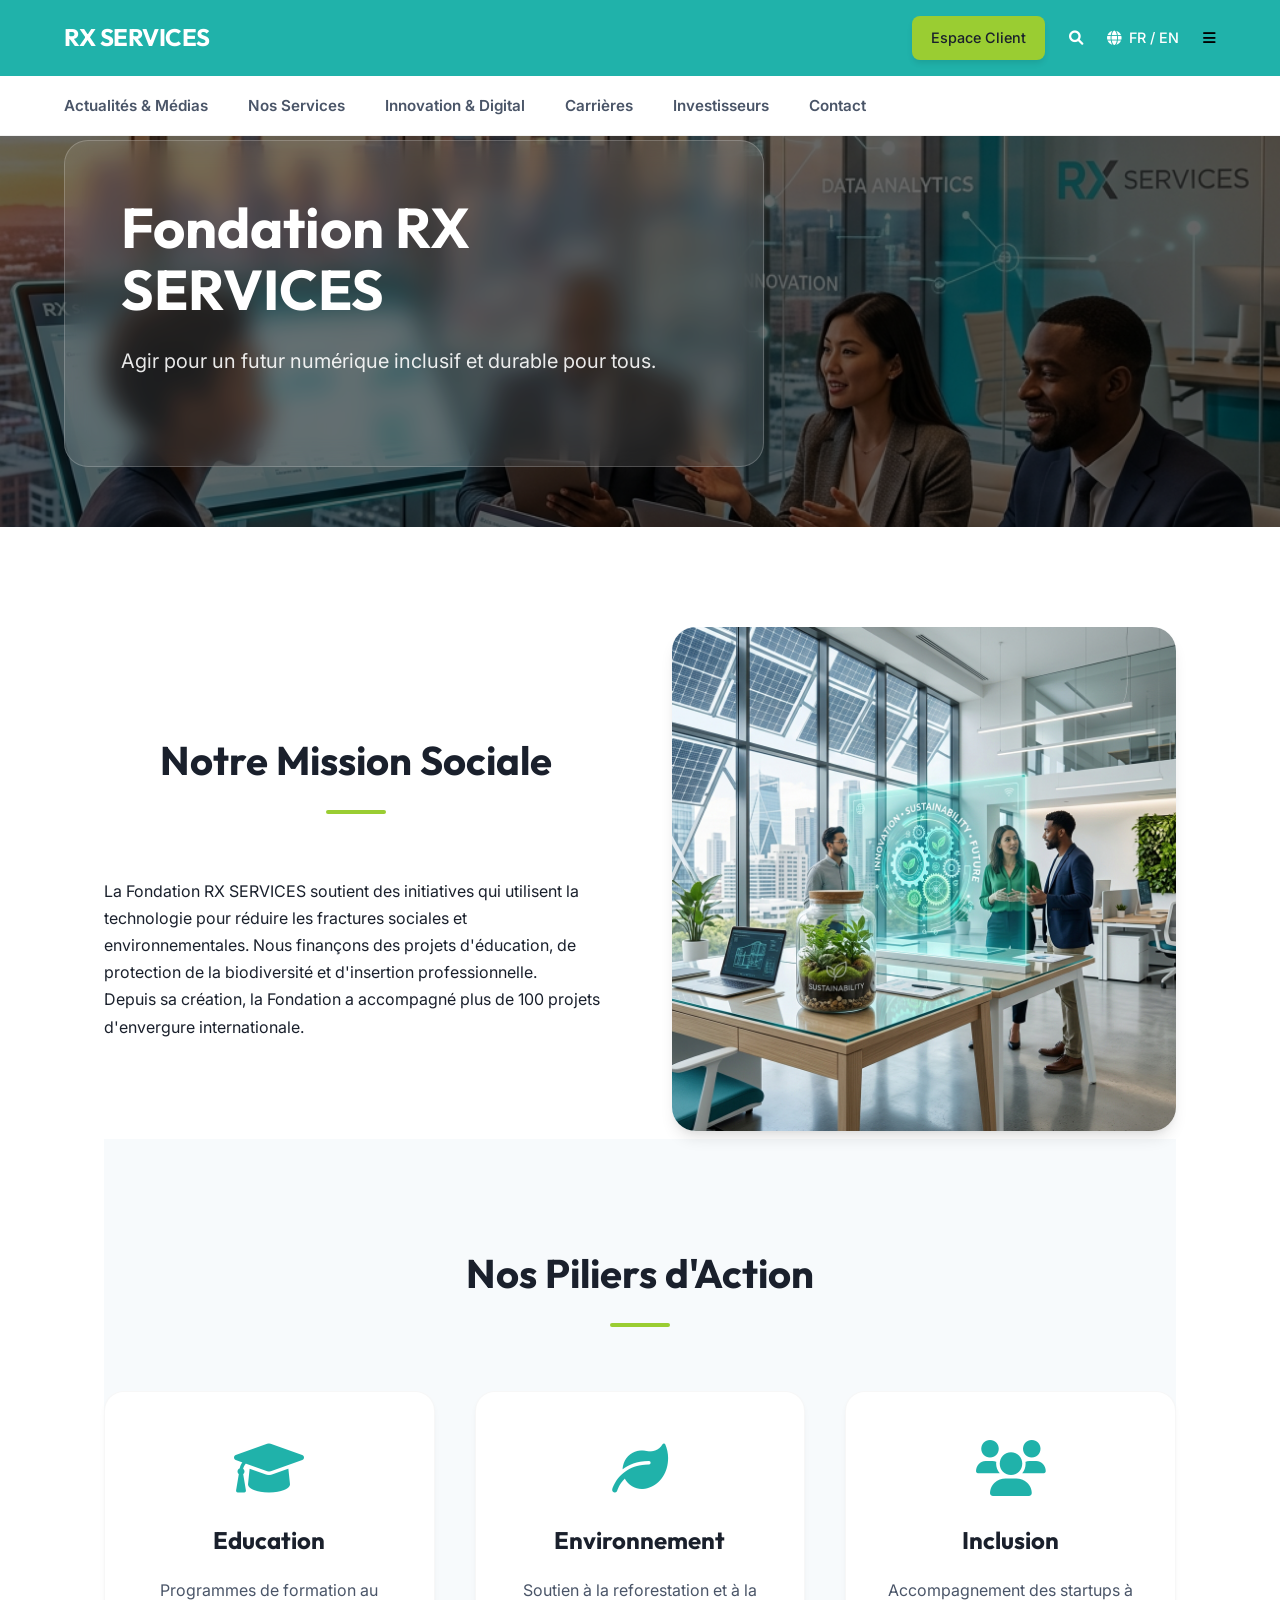
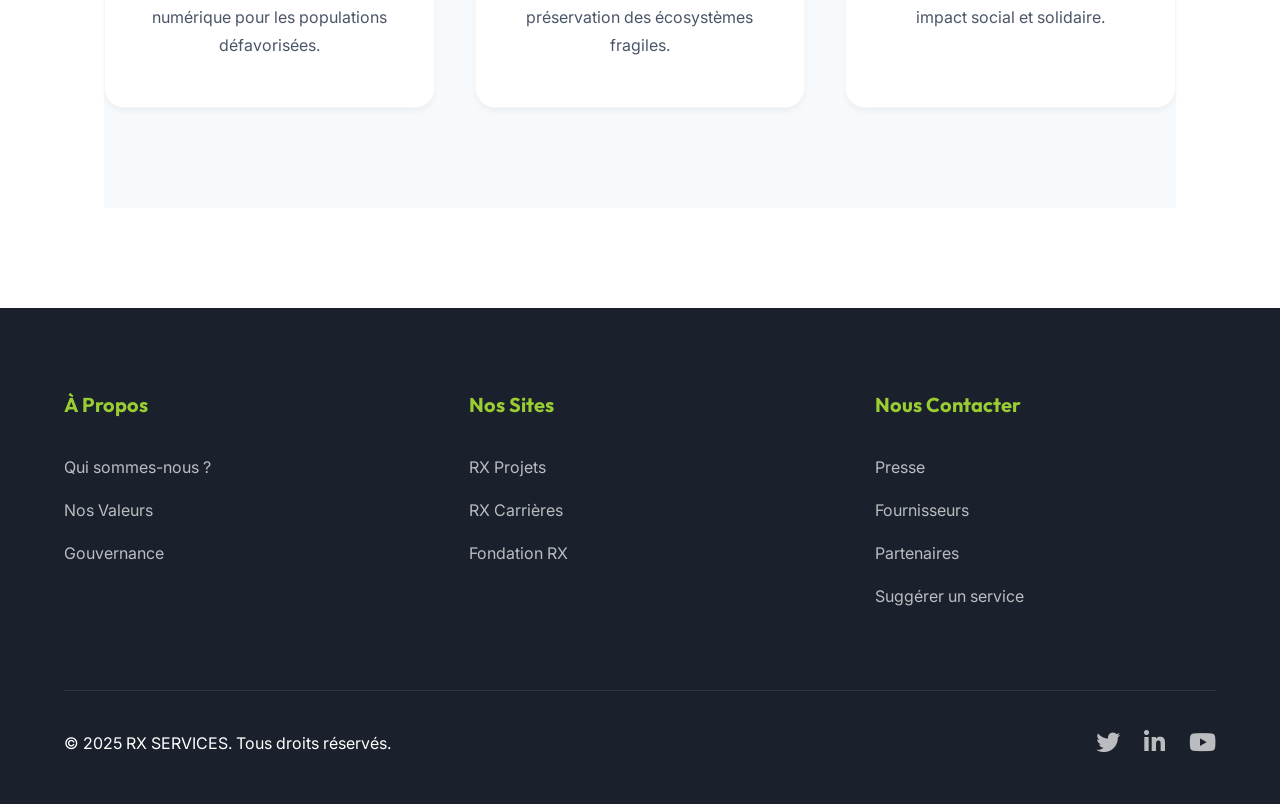
<file: fondation.html>
<!DOCTYPE html>
<html lang="fr">
<head>
    <meta charset="UTF-8">
    <meta name="viewport" content="width=device-width, initial-scale=1.0">
    <title>Fondation RX - Notre Engagement Social</title>
    <link rel="stylesheet" href="rxservices.css">
    <link rel="stylesheet" href="https://cdnjs.cloudflare.com/ajax/libs/font-awesome/6.0.0-beta3/css/all.min.css">
    <style>
        .hero-banner {
            background-image: linear-gradient(rgba(0,0,0,0.6), rgba(0,0,0,0.6)), url('hero-rx-bg.png');
            min-height: 50vh;
        }
    </style>
</head>
<body>

    <header class="header-corporate">
        <div class="header-top-bar">
            <div class="logo">
                <a href="index.html"><h1>RX SERVICES</h1></a>
            </div>
            <div class="actions">
                <a href="espace-client.html" class="btn-primary">Espace Client</a>
                <a href="#"><i class="fas fa-search"></i></a>
                <a href="#"><i class="fas fa-globe"></i> FR / EN</a>
                <button class="menu-toggle"><i class="fas fa-bars"></i></button>
            </div>
        </div>
        <nav class="main-nav">
            <div class="container-nav">
                <ul>
                    <li><a href="actualites.html">Actualités & Médias</a></li>
                    <li><a href="solutions.html">Nos Services</a></li>
                    <li><a href="innovation.html">Innovation & Digital</a></li>
                    <li><a href="carrieres.html">Carrières</a></li>
                    <li><a href="investisseurs.html">Investisseurs</a></li><li><a href="contact.html">Contact</a></li>
                </ul>
            </div>
        </nav>
    </header>

    <section class="hero-banner">
        <div class="content">
            <h2>Fondation RX SERVICES</h2>
            <p>Agir pour un futur numérique inclusif et durable pour tous.</p>
        </div>
    </section>

    <main class="container" style="padding: 100px 5%;">
        <div style="display: grid; grid-template-columns: 1fr 1fr; gap: 4rem; align-items: center;">
            <div class="text-content">
                <h3>Notre Mission Sociale</h3>
                <p>La Fondation RX SERVICES soutient des initiatives qui utilisent la technologie pour réduire les fractures sociales et environnementales. Nous finançons des projets d'éducation, de protection de la biodiversité et d'insertion professionnelle.</p>
                <p>Depuis sa création, la Fondation a accompagné plus de 100 projets d'envergure internationale.</p>
            </div>
            <div class="image-content">
                <img src="news-image-2.png" alt="Engagement Social" style="width: 100%; border-radius: 24px; box-shadow: var(--shadow);">
            </div>
        </div>

        <section class="section-services" style="padding: 100px 0;">
            <h3>Nos Piliers d'Action</h3>
            <div class="services-grid">
                <div class="service-card">
                    <i class="fas fa-graduation-cap icon-large"></i>
                    <h4>Education</h4>
                    <p>Programmes de formation au numérique pour les populations défavorisées.</p>
                </div>
                <div class="service-card">
                    <i class="fas fa-leaf icon-large"></i>
                    <h4>Environnement</h4>
                    <p>Soutien à la reforestation et à la préservation des écosystèmes fragiles.</p>
                </div>
                <div class="service-card">
                    <i class="fas fa-users icon-large"></i>
                    <h4>Inclusion</h4>
                    <p>Accompagnement des startups à impact social et solidaire.</p>
                </div>
            </div>
        </section>
    </main>

    <footer>
        <div class="footer-columns">
            <div class="col">
                <h4>À Propos</h4>
                <ul>
                    <li><a href="qui-sommes-nous.html">Qui sommes-nous ?</a></li>
                    <li><a href="carrieres.html">Nos Valeurs</a></li>
                    <li><a href="investisseurs.html">Gouvernance</a></li>
                </ul>
            </div>
            <div class="col">
                <h4>Nos Sites</h4>
                <ul>
                    <li><a href="projets.html">RX Projets</a></li>
                    <li><a href="carrieres.html">RX Carrières</a></li>
                    <li><a href="fondation.html">Fondation RX</a></li>
                </ul>
            </div>
            <div class="col">
                <h4>Nous Contacter</h4>
                <ul>
                    <li><a href="presse.html">Presse</a></li>
                    <li><a href="fournisseurs.html">Fournisseurs</a></li>
                    <li><a href="partenaires.html">Partenaires</a></li>
                    <li><a href="contact.html">Suggérer un service</a></li>
                </ul>
            </div>
        </div>
        <div class="footer-bottom">
            <p>&copy; 2025 RX SERVICES. Tous droits réservés.</p>
            <div class="social-links">
                <a href="#"><i class="fab fa-twitter"></i></a>
                <a href="#"><i class="fab fa-linkedin-in"></i></a>
                <a href="#"><i class="fab fa-youtube"></i></a>
            </div>
        </div>
    </footer>

    <script src="main.js"></script>
</body>
</html>
</file>
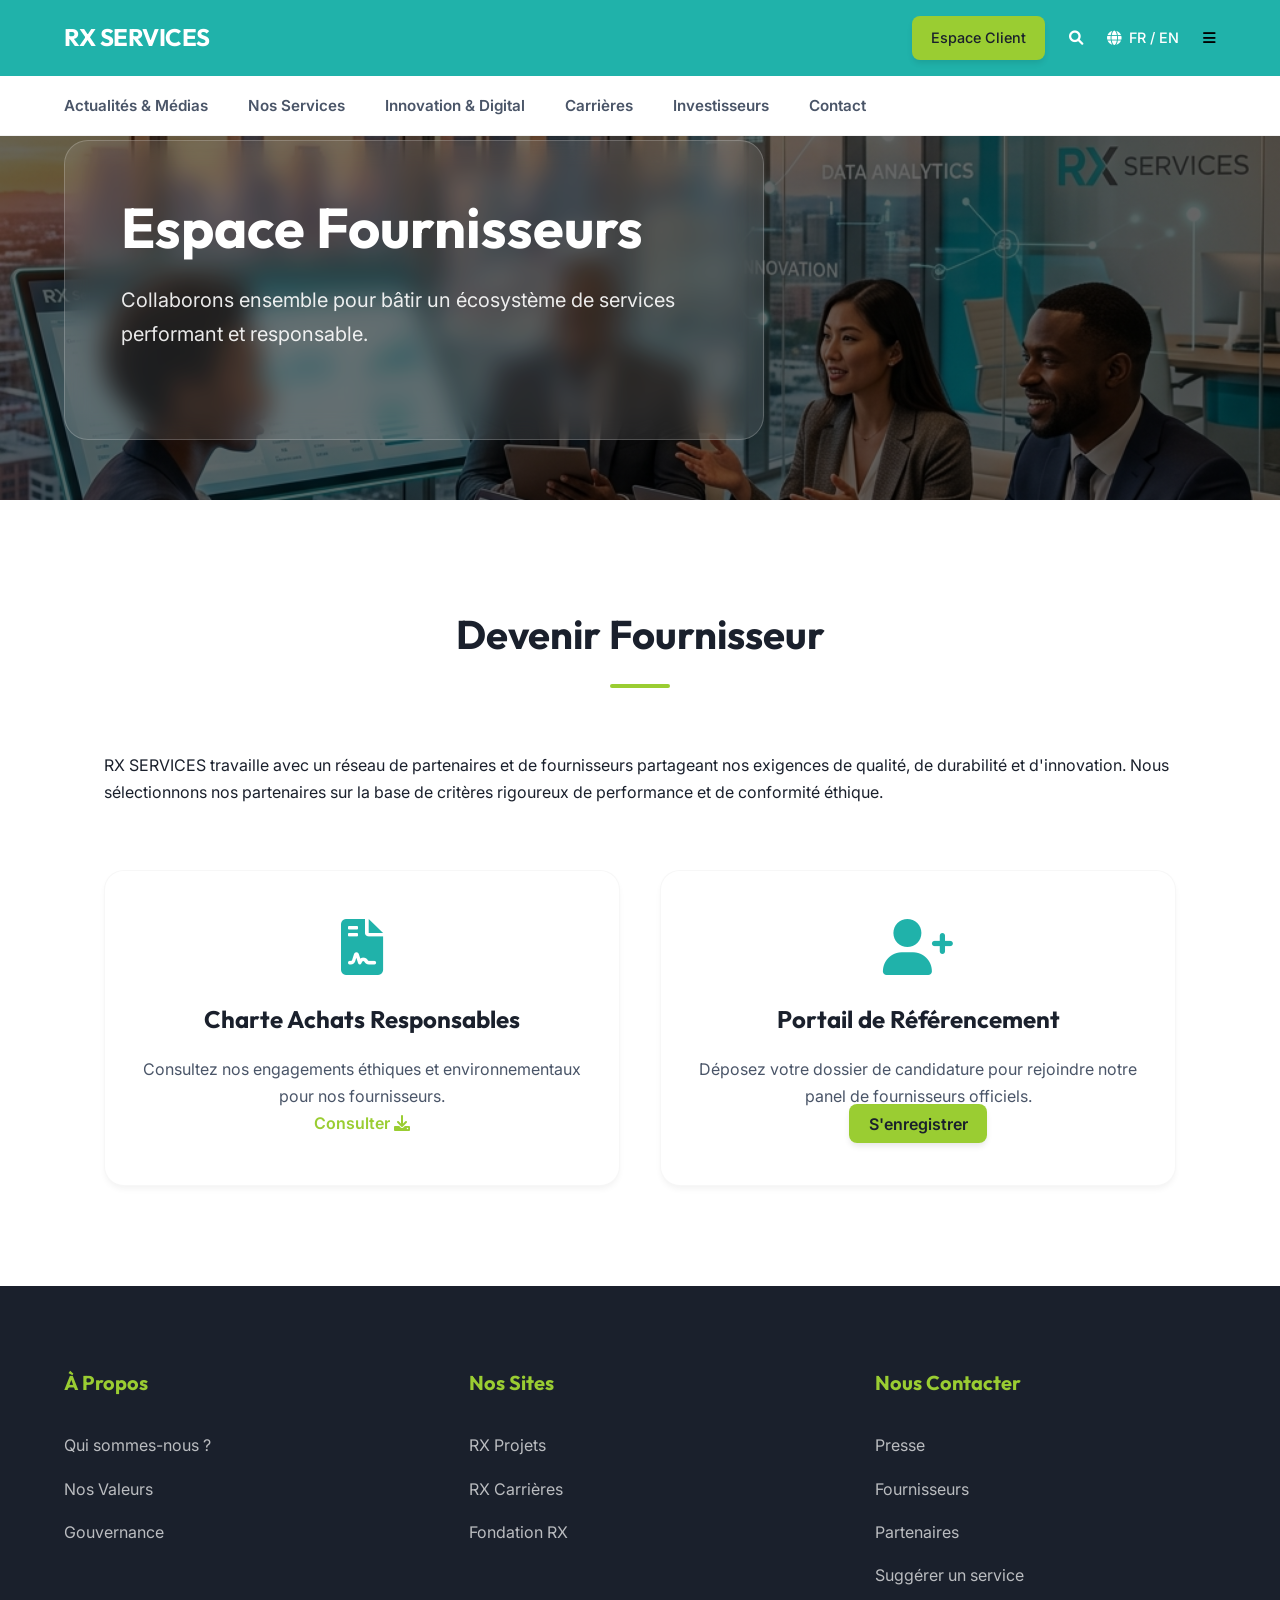
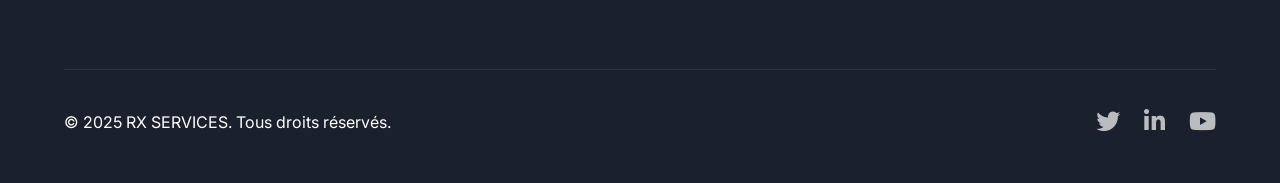
<file: fournisseurs.html>
<!DOCTYPE html>
<html lang="fr">
<head>
    <meta charset="UTF-8">
    <meta name="viewport" content="width=device-width, initial-scale=1.0">
    <title>Fournisseurs - RX SERVICES</title>
    <link rel="stylesheet" href="rxservices.css">
    <link rel="stylesheet" href="https://cdnjs.cloudflare.com/ajax/libs/font-awesome/6.0.0-beta3/css/all.min.css">
    <style>
        .hero-banner {
            background-image: linear-gradient(rgba(0,0,0,0.6), rgba(0,0,0,0.6)), url('hero-rx-bg.png');
            min-height: 40vh;
        }
    </style>
</head>
<body>

    <header class="header-corporate">
        <div class="header-top-bar">
            <div class="logo">
                <a href="index.html"><h1>RX SERVICES</h1></a>
            </div>
            <div class="actions">
                <a href="espace-client.html" class="btn-primary">Espace Client</a>
                <a href="#"><i class="fas fa-search"></i></a>
                <a href="#"><i class="fas fa-globe"></i> FR / EN</a>
                <button class="menu-toggle"><i class="fas fa-bars"></i></button>
            </div>
        </div>
        <nav class="main-nav">
            <div class="container-nav">
                <ul>
                    <li><a href="actualites.html">Actualités & Médias</a></li>
                    <li><a href="solutions.html">Nos Services</a></li>
                    <li><a href="innovation.html">Innovation & Digital</a></li>
                    <li><a href="carrieres.html">Carrières</a></li>
                    <li><a href="investisseurs.html">Investisseurs</a></li><li><a href="contact.html">Contact</a></li>
                </ul>
            </div>
        </nav>
    </header>

    <section class="hero-banner">
        <div class="content">
            <h2>Espace Fournisseurs</h2>
            <p>Collaborons ensemble pour bâtir un écosystème de services performant et responsable.</p>
        </div>
    </section>

    <main class="container" style="padding: 100px 5%;">
        <h3>Devenir Fournisseur</h3>
        <p>RX SERVICES travaille avec un réseau de partenaires et de fournisseurs partageant nos exigences de qualité, de durabilité et d'innovation. Nous sélectionnons nos partenaires sur la base de critères rigoureux de performance et de conformité éthique.</p>

        <div class="services-grid" style="margin-top: 4rem;">
            <div class="service-card">
                <i class="fas fa-file-contract icon-large"></i>
                <h4>Charte Achats Responsables</h4>
                <p>Consultez nos engagements éthiques et environnementaux pour nos fournisseurs.</p>
                <a href="#" style="color: var(--accent); font-weight: 600;">Consulter <i class="fas fa-download"></i></a>
            </div>
            <div class="service-card">
                <i class="fas fa-user-plus icon-large"></i>
                <h4>Portail de Référencement</h4>
                <p>Déposez votre dossier de candidature pour rejoindre notre panel de fournisseurs officiels.</p>
                <a href="contact.html" class="btn-primary" style="margin-top: 1rem;">S'enregistrer</a>
            </div>
        </div>
    </main>

    <footer>
        <div class="footer-columns">
            <div class="col">
                <h4>À Propos</h4>
                <ul>
                    <li><a href="qui-sommes-nous.html">Qui sommes-nous ?</a></li>
                    <li><a href="carrieres.html">Nos Valeurs</a></li>
                    <li><a href="investisseurs.html">Gouvernance</a></li>
                </ul>
            </div>
            <div class="col">
                <h4>Nos Sites</h4>
                <ul>
                    <li><a href="projets.html">RX Projets</a></li>
                    <li><a href="carrieres.html">RX Carrières</a></li>
                    <li><a href="fondation.html">Fondation RX</a></li>
                </ul>
            </div>
            <div class="col">
                <h4>Nous Contacter</h4>
                <ul>
                    <li><a href="presse.html">Presse</a></li>
                    <li><a href="fournisseurs.html">Fournisseurs</a></li>
                    <li><a href="partenaires.html">Partenaires</a></li>
                    <li><a href="contact.html">Suggérer un service</a></li>
                </ul>
            </div>
        </div>
        <div class="footer-bottom">
            <p>&copy; 2025 RX SERVICES. Tous droits réservés.</p>
            <div class="social-links">
                <a href="#"><i class="fab fa-twitter"></i></a>
                <a href="#"><i class="fab fa-linkedin-in"></i></a>
                <a href="#"><i class="fab fa-youtube"></i></a>
            </div>
        </div>
    </footer>

    <script src="main.js"></script>
</body>
</html>
</file>
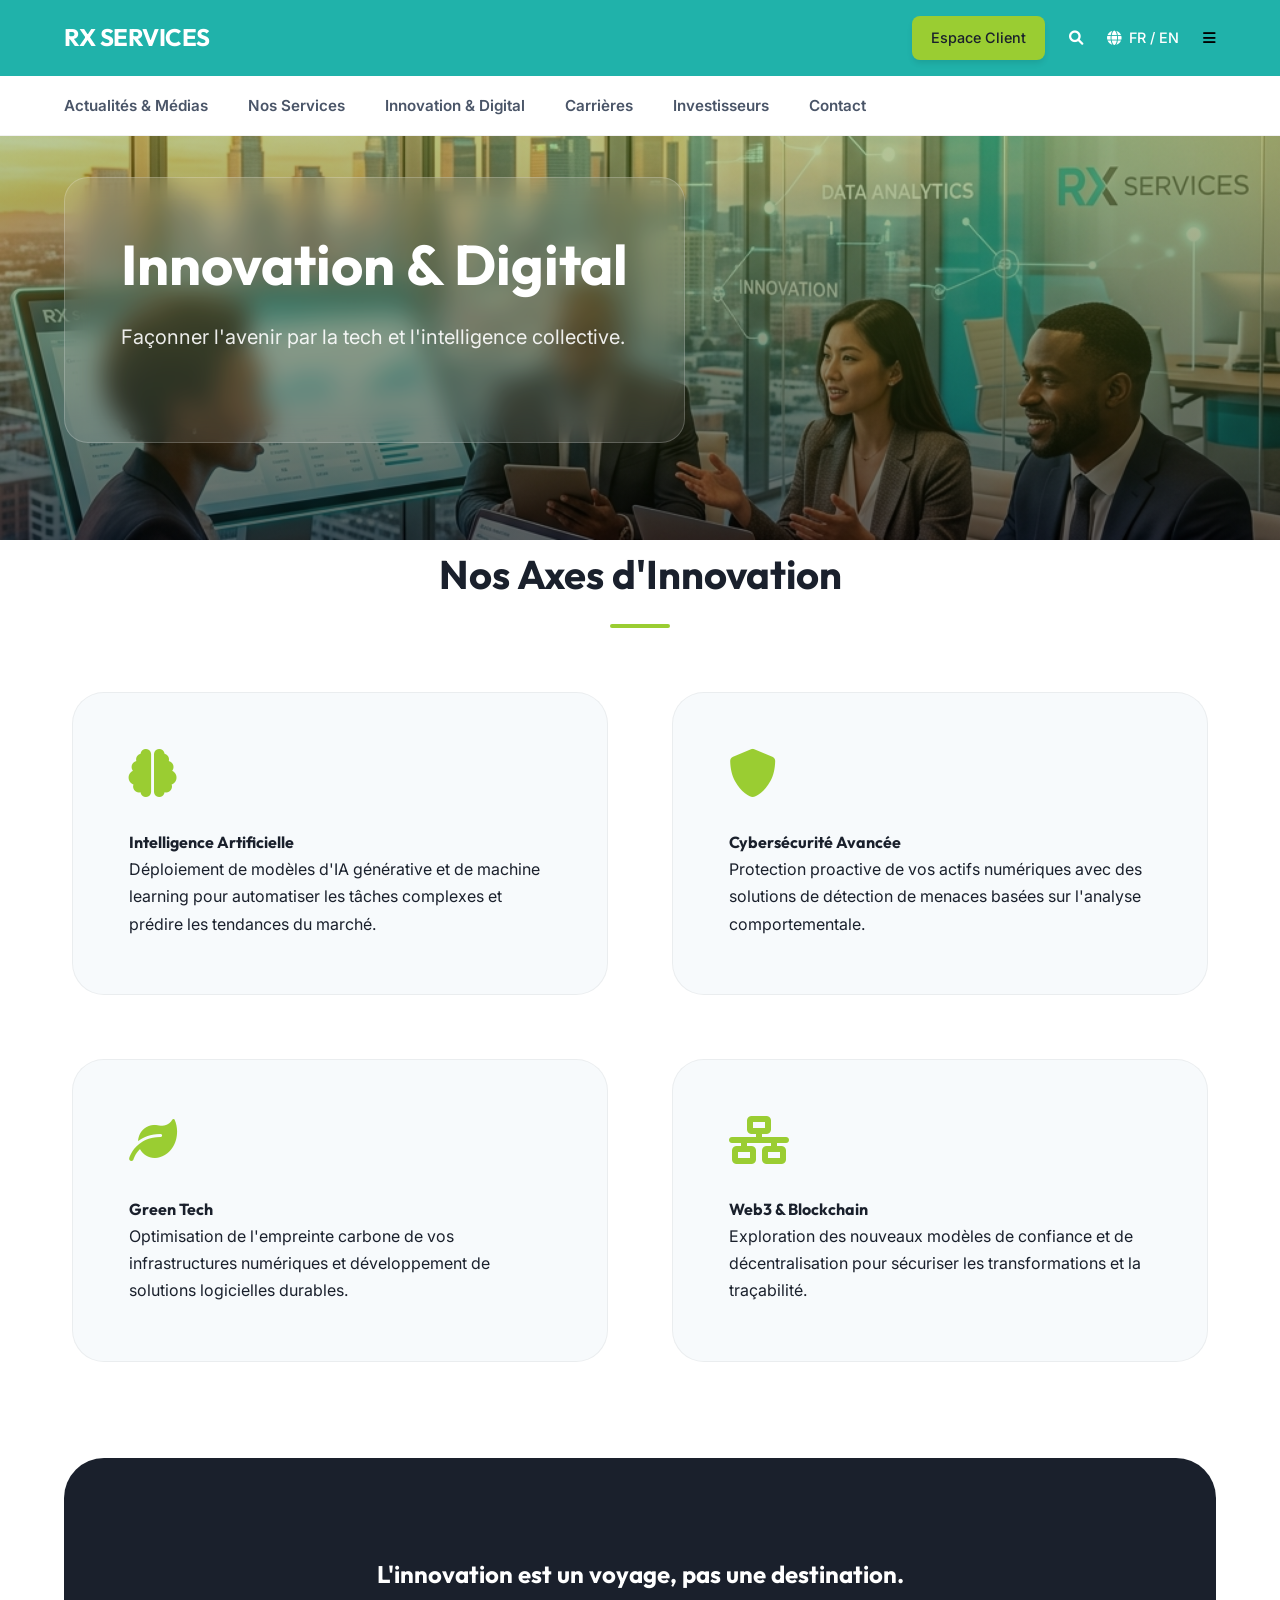
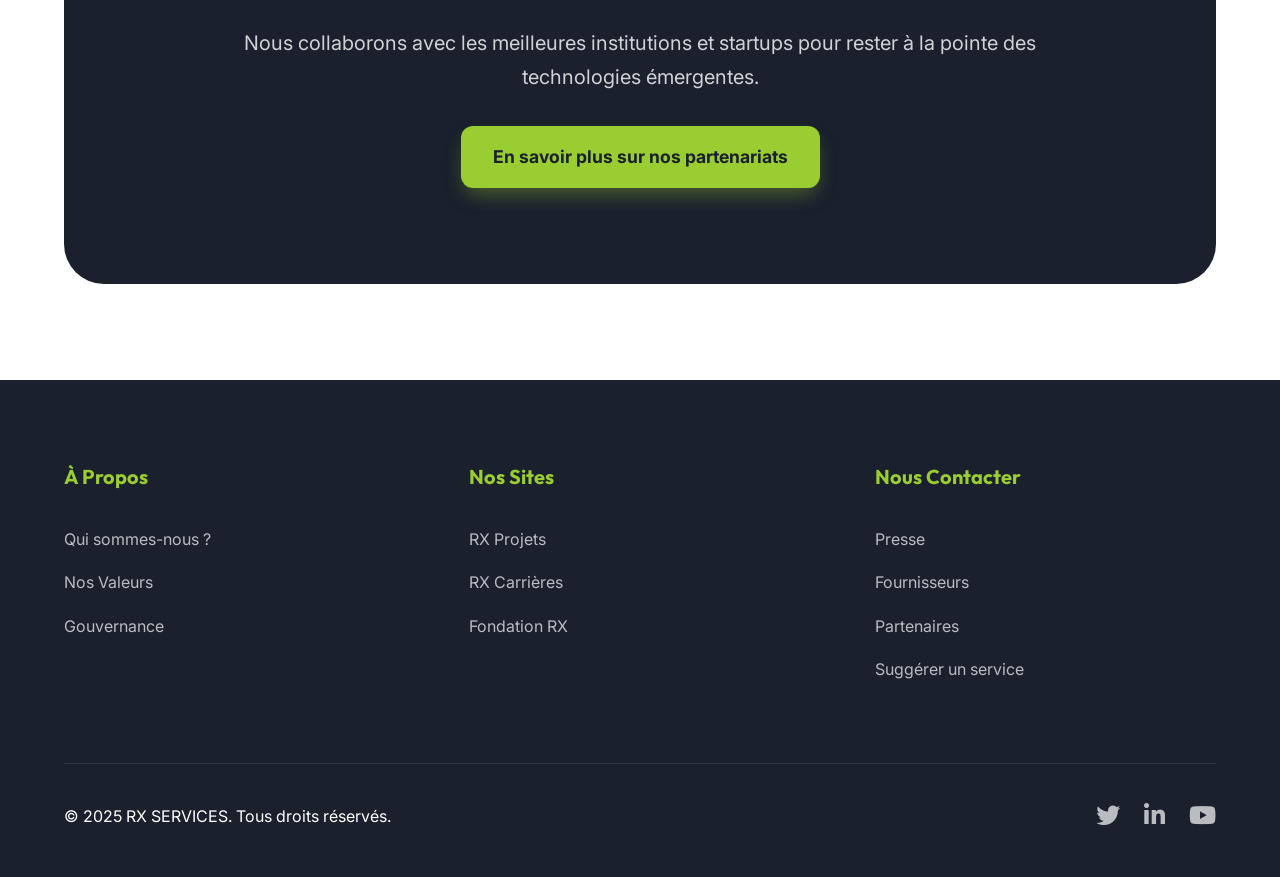
<file: innovation.html>
<!DOCTYPE html>
<html lang="fr">
<head>
    <meta charset="UTF-8">
    <meta name="viewport" content="width=device-width, initial-scale=1.0">
    <title>Innovation & Digital - RX SERVICES</title>
    <link rel="stylesheet" href="rxservices.css">
    <link rel="stylesheet" href="https://cdnjs.cloudflare.com/ajax/libs/font-awesome/6.0.0-beta3/css/all.min.css">
    <style>
        .hero-banner {
            background-image: linear-gradient(rgba(154, 205, 50, 0.4), rgba(0,0,0,0.6)), url('hero-rx-bg.png');
            min-height: 60vh;
        }
        .innovation-grid {
            display: grid;
            grid-template-columns: repeat(2, 1fr);
            gap: 4rem;
            margin-bottom: 6rem;
        }
        .innovation-item {
            padding: 3.5rem;
            border-radius: 32px;
            background: var(--bg-light);
            border: 1px solid rgba(0,0,0,0.05);
            transition: var(--transition);
        }
        .innovation-item:hover {
            transform: translateY(-10px);
            background: var(--white);
            box-shadow: var(--shadow);
            border-color: var(--accent);
        }
    </style>
</head>
<body>

    <header class="header-corporate">
        <div class="header-top-bar">
            <div class="logo">
                <a href="index.html"><h1>RX SERVICES</h1></a>
            </div>
            <div class="actions">
                <a href="espace-client.html" class="btn-primary">Espace Client</a>
                <a href="#"><i class="fas fa-search"></i></a>
                <a href="#"><i class="fas fa-globe"></i> FR / EN</a>
                <button class="menu-toggle"><i class="fas fa-bars"></i></button>
            </div>
        </div>
        <nav class="main-nav">
            <div class="container-nav">
                <ul>
                    <li><a href="actualites.html">Actualités & Médias</a></li>
                    <li><a href="solutions.html">Nos Services</a></li>
                    <li><a href="innovation.html" class="active">Innovation & Digital</a></li>
                    <li><a href="carrieres.html">Carrières</a></li>
                    <li><a href="investisseurs.html">Investisseurs</a></li><li><a href="contact.html">Contact</a></li>
                </ul>
            </div>
        </nav>
    </header>

    <section class="hero-banner">
        <div class="content">
            <h2>Innovation & Digital</h2>
            <p>Façonner l'avenir par la tech et l'intelligence collective.</p>
        </div>
    </section>

    <main>
        <section class="container">
            <h3>Nos Axes d'Innovation</h3>
            <div class="innovation-grid">
                <div class="innovation-item">
                    <i class="fas fa-brain" style="font-size: 3rem; color: var(--accent); margin-bottom: 2rem;"></i>
                    <h4>Intelligence Artificielle</h4>
                    <p>Déploiement de modèles d'IA générative et de machine learning pour automatiser les tâches complexes et prédire les tendances du marché.</p>
                </div>
                <div class="innovation-item">
                    <i class="fas fa-shield-alt" style="font-size: 3rem; color: var(--accent); margin-bottom: 2rem;"></i>
                    <h4>Cybersécurité Avancée</h4>
                    <p>Protection proactive de vos actifs numériques avec des solutions de détection de menaces basées sur l'analyse comportementale.</p>
                </div>
                <div class="innovation-item">
                    <i class="fas fa-leaf" style="font-size: 3rem; color: var(--accent); margin-bottom: 2rem;"></i>
                    <h4>Green Tech</h4>
                    <p>Optimisation de l'empreinte carbone de vos infrastructures numériques et développement de solutions logicielles durables.</p>
                </div>
                <div class="innovation-item">
                    <i class="fas fa-network-wired" style="font-size: 3rem; color: var(--accent); margin-bottom: 2rem;"></i>
                    <h4>Web3 & Blockchain</h4>
                    <p>Exploration des nouveaux modèles de confiance et de décentralisation pour sécuriser les transformations et la traçabilité.</p>
                </div>
            </div>
        </section>

        <section style="background: var(--text); color: var(--white); padding: 6rem 5%; border-radius: 40px; margin: 0 5% 6rem;">
             <div style="max-width: 800px; margin: 0 auto; text-align: center;">
                  <h2>L'innovation est un voyage, pas une destination.</h2>
                  <p style="font-size: 1.25rem; opacity: 0.8; margin: 2rem 0;">Nous collaborons avec les meilleures institutions et startups pour rester à la pointe des technologies émergentes.</p>
                  <a href="#" class="btn-banner" style="background: var(--accent); color: var(--text);">En savoir plus sur nos partenariats</a>
             </div>
        </section>
    </main>

    <footer>
        <div class="footer-columns">
            <div class="col">
                <h4>À Propos</h4>
                <ul>
                    <li><a href="qui-sommes-nous.html">Qui sommes-nous ?</a></li>
                    <li><a href="carrieres.html">Nos Valeurs</a></li>
                    <li><a href="investisseurs.html">Gouvernance</a></li>
                </ul>
            </div>
            <div class="col">
                <h4>Nos Sites</h4>
                <ul>
                    <li><a href="projets.html">RX Projets</a></li>
                    <li><a href="carrieres.html">RX Carrières</a></li>
                    <li><a href="fondation.html">Fondation RX</a></li>
                </ul>
            </div>
            <div class="col">
                <h4>Nous Contacter</h4>
                <ul>
                    <li><a href="presse.html">Presse</a></li>
                    <li><a href="fournisseurs.html">Fournisseurs</a></li>
                    <li><a href="partenaires.html">Partenaires</a></li>
                    <li><a href="contact.html">Suggérer un service</a></li>
                </ul>
            </div>
        </div>
        <div class="footer-bottom">
            <p>&copy; 2025 RX SERVICES. Tous droits réservés.</p>
            <div class="social-links">
                <a href="#"><i class="fab fa-twitter"></i></a>
                <a href="#"><i class="fab fa-linkedin-in"></i></a>
                <a href="#"><i class="fab fa-youtube"></i></a>
            </div>
        </div>
    </footer>

    <script src="main.js"></script>
</body>
</html>
</file>
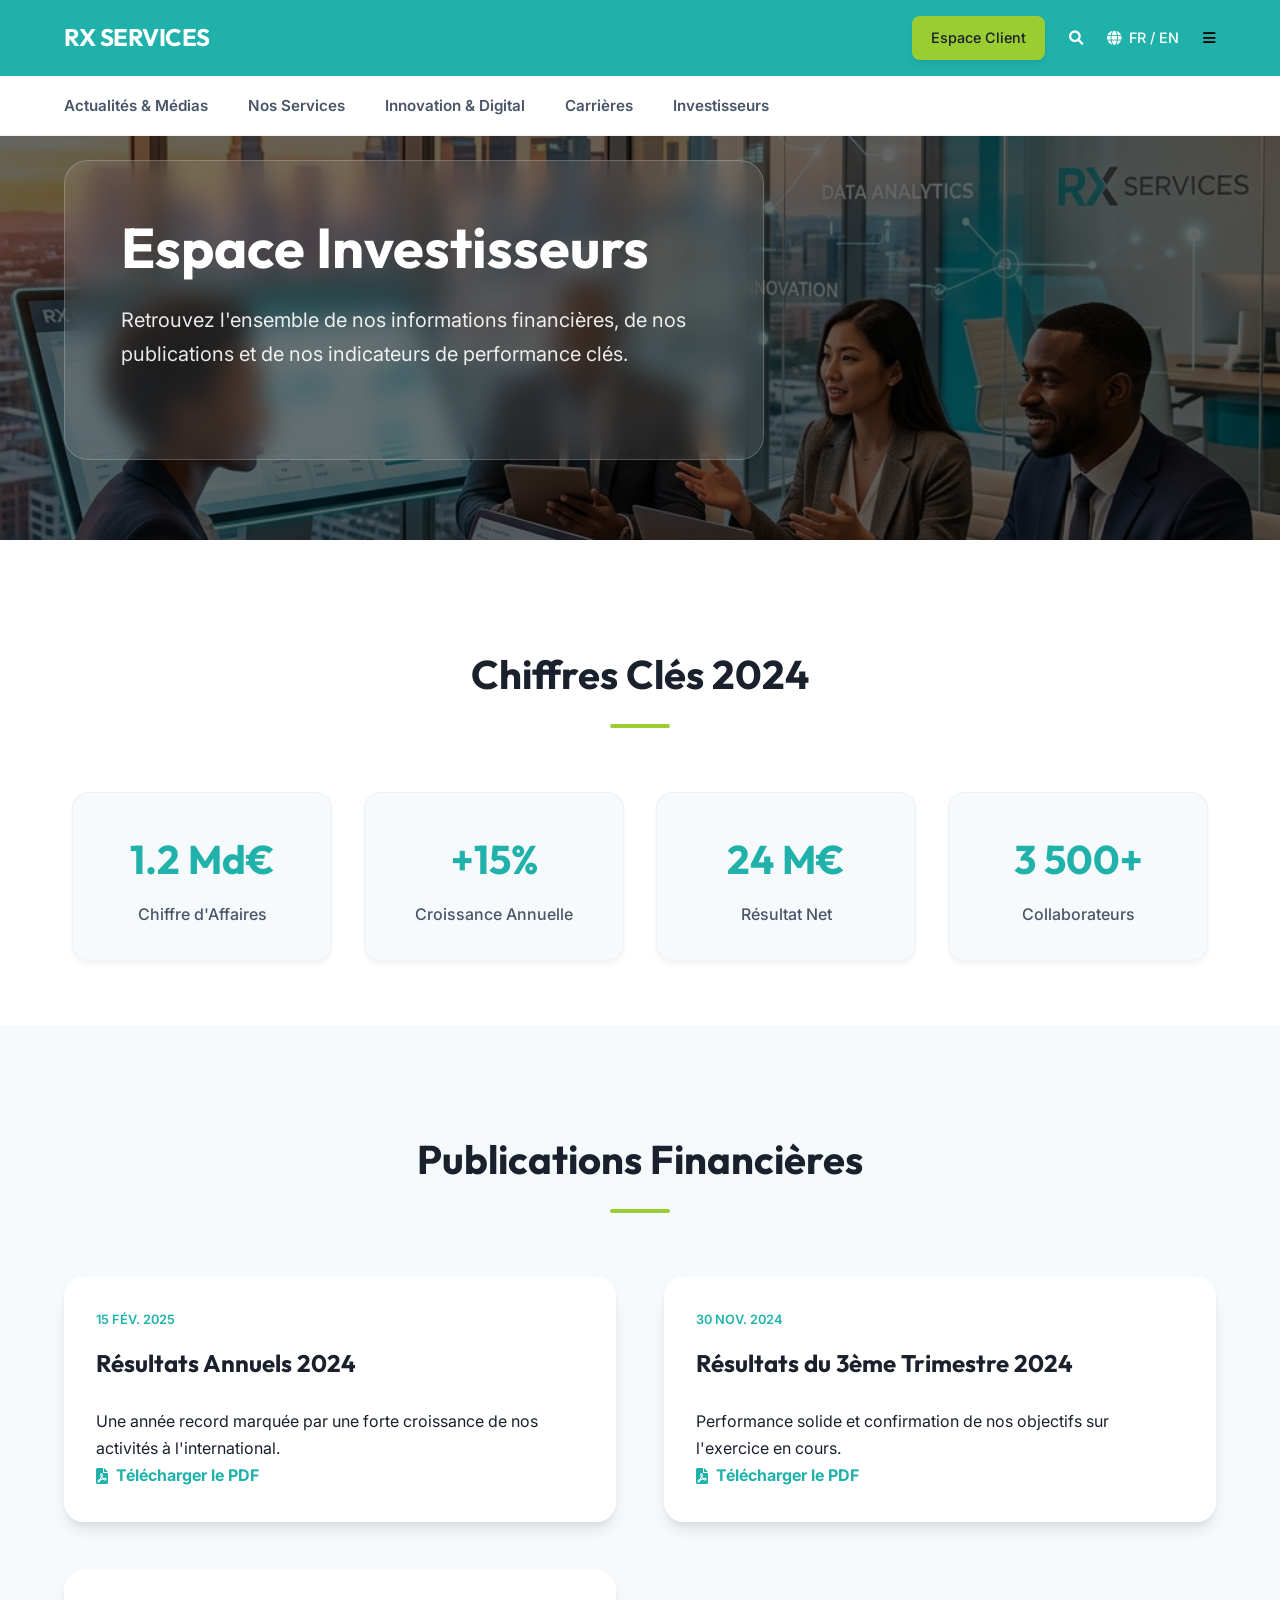
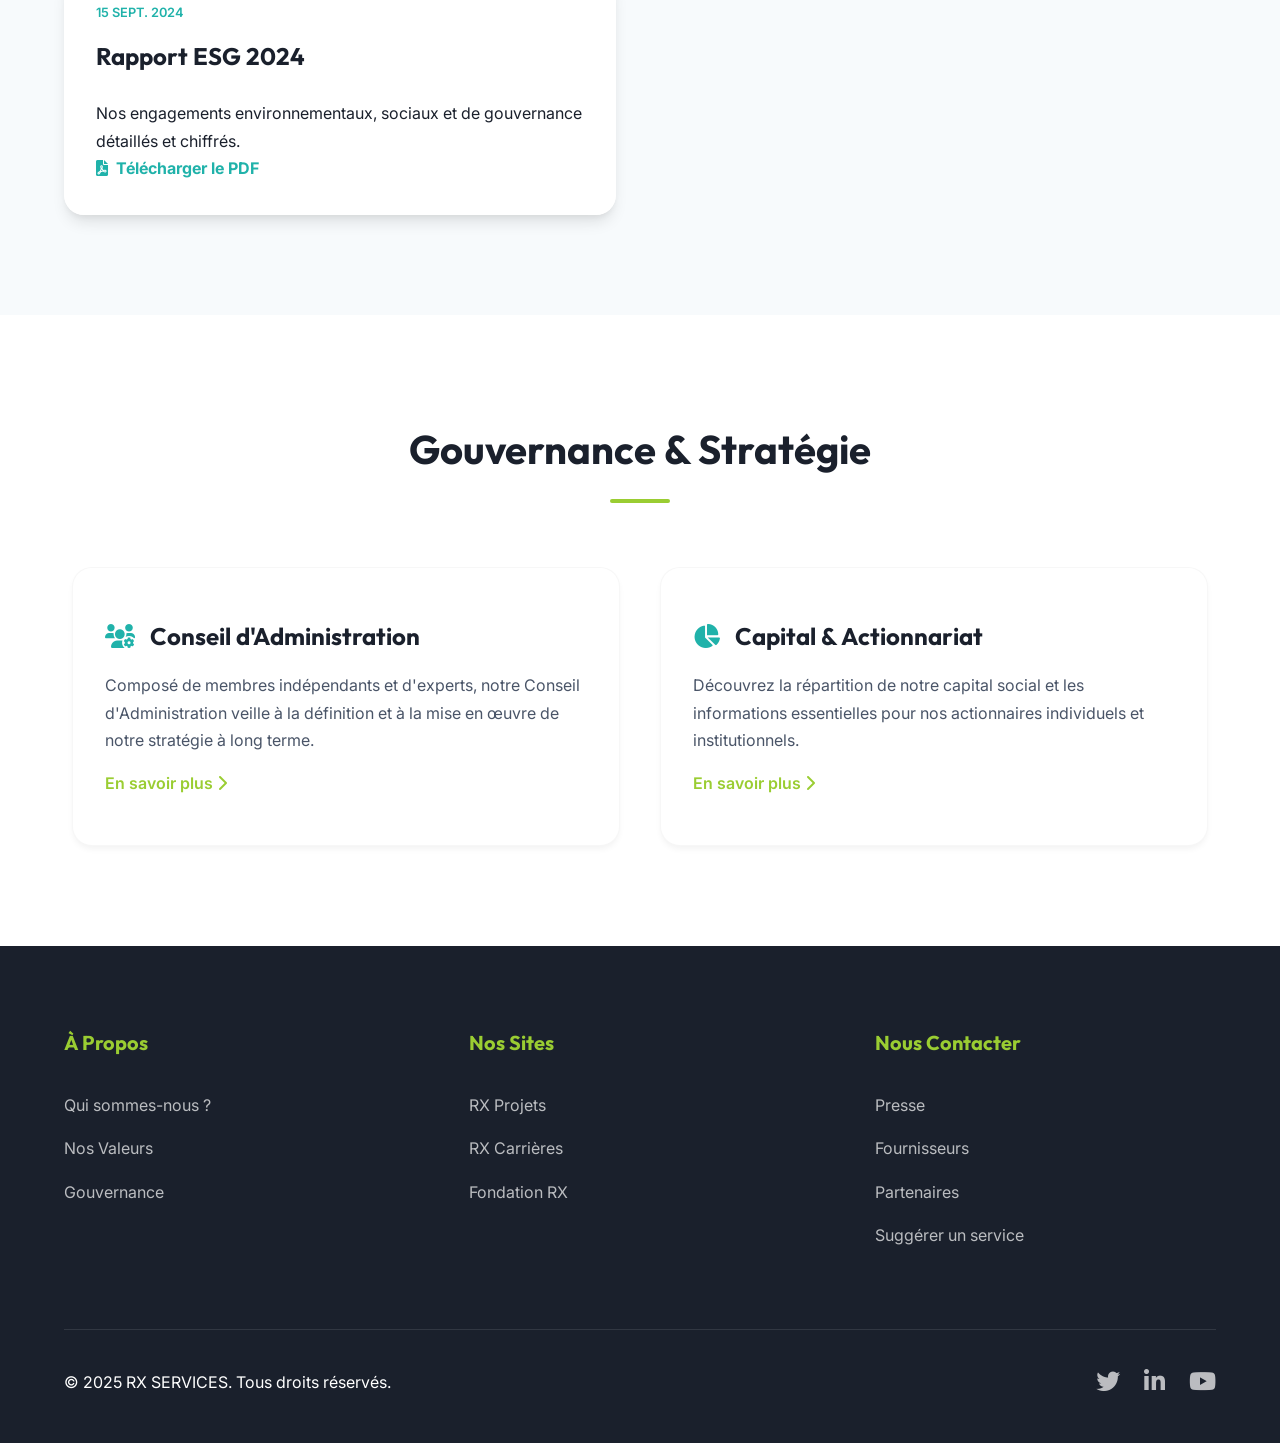
<file: investisseurs.html>
<!DOCTYPE html>
<html lang="fr">
<head>
    <meta charset="UTF-8">
    <meta name="viewport" content="width=device-width, initial-scale=1.0">
    <title>Investisseurs - RX SERVICES</title>
    <link rel="stylesheet" href="rxservices.css">
    <link rel="stylesheet" href="https://cdnjs.cloudflare.com/ajax/libs/font-awesome/6.0.0-beta3/css/all.min.css">
    <style>
        .hero-banner {
            background-image: linear-gradient(rgba(0,0,0,0.6), rgba(0,0,0,0.6)), url('hero-rx-bg.png');
            min-height: 60vh;
        }
        .stats-grid {
            display: grid;
            grid-template-columns: repeat(auto-fit, minmax(200px, 1fr));
            gap: 2rem;
            margin-bottom: 4rem;
        }
        .stat-card {
            background: var(--bg-light);
            padding: 2rem;
            border-radius: 16px;
            text-align: center;
            border: 1px solid rgba(0,0,0,0.03);
            box-shadow: 0 4px 6px -1px rgba(0,0,0,0.05);
        }
        .stat-card .number {
            font-size: 2.5rem;
            font-weight: 700;
            color: var(--primary);
            font-family: 'Outfit', sans-serif;
            margin-bottom: 0.5rem;
        }
        .stat-card .label {
            color: var(--text-light);
            font-size: 1rem;
            font-weight: 500;
        }
    </style>
</head>
<body>

    <header class="header-corporate">
        <div class="header-top-bar">
            <div class="logo">
                <a href="index.html"><h1>RX SERVICES</h1></a>
            </div>
            <div class="actions">
                <a href="espace-client.html" class="btn-primary">Espace Client</a>
                <a href="#"><i class="fas fa-search"></i></a>
                <a href="#"><i class="fas fa-globe"></i> FR / EN</a>
                <button class="menu-toggle"><i class="fas fa-bars"></i></button>
            </div>
        </div>
        <nav class="main-nav">
            <div class="container-nav">
                <ul>
                    <li><a href="actualites.html">Actualités & Médias</a></li>
                    <li><a href="solutions.html">Nos Services</a></li>
                    <li><a href="innovation.html">Innovation & Digital</a></li>
                    <li><a href="carrieres.html">Carrières</a></li>
                    <li><a href="investisseurs.html" class="active">Investisseurs</a></li>
                </ul>
            </div>
        </nav>
    </header>

    <section class="hero-banner">
        <div class="content">
            <h2>Espace Investisseurs</h2>
            <p>Retrouvez l'ensemble de nos informations financières, de nos publications et de nos indicateurs de performance clés.</p>
        </div>
    </section>

    <main>
        <section class="container" style="padding-top: 100px;">
            <h3>Chiffres Clés 2024</h3>
            <div class="stats-grid">
                <div class="stat-card">
                    <div class="number">1.2 Md€</div>
                    <div class="label">Chiffre d'Affaires</div>
                </div>
                <div class="stat-card">
                    <div class="number">+15%</div>
                    <div class="label">Croissance Annuelle</div>
                </div>
                <div class="stat-card">
                    <div class="number">24 M€</div>
                    <div class="label">Résultat Net</div>
                </div>
                <div class="stat-card">
                    <div class="number">3 500+</div>
                    <div class="label">Collaborateurs</div>
                </div>
            </div>
        </section>

        <section class="section-actualites" style="background: var(--bg-light); padding-top: 100px;">
            <h3>Publications Financières</h3>
            <div class="news-grid">
                <article class="news-card">
                    <div class="news-content" style="background: var(--white); height: 100%; border-radius: 20px;">
                        <span class="date">15 FÉV. 2025</span>
                        <h4>Résultats Annuels 2024</h4>
                        <p>Une année record marquée par une forte croissance de nos activités à l'international.</p>
                        <a href="#"><i class="fas fa-file-pdf"></i> Télécharger le PDF</a>
                    </div>
                </article>
                <article class="news-card">
                    <div class="news-content" style="background: var(--white); height: 100%; border-radius: 20px;">
                        <span class="date">30 NOV. 2024</span>
                        <h4>Résultats du 3ème Trimestre 2024</h4>
                        <p>Performance solide et confirmation de nos objectifs sur l'exercice en cours.</p>
                        <a href="#"><i class="fas fa-file-pdf"></i> Télécharger le PDF</a>
                    </div>
                </article>
                <article class="news-card">
                    <div class="news-content" style="background: var(--white); height: 100%; border-radius: 20px;">
                        <span class="date">15 SEPT. 2024</span>
                        <h4>Rapport ESG 2024</h4>
                        <p>Nos engagements environnementaux, sociaux et de gouvernance détaillés et chiffrés.</p>
                        <a href="#"><i class="fas fa-file-pdf"></i> Télécharger le PDF</a>
                    </div>
                </article>
            </div>
        </section>

        <section class="container" style="padding-top: 100px; padding-bottom: 100px;">
            <h3>Gouvernance & Stratégie</h3>
            <div class="services-grid">
                <div class="service-card" style="text-align: left;">
                    <h4><i class="fas fa-users-cog" style="color: var(--primary); margin-right: 10px;"></i> Conseil d'Administration</h4>
                    <p style="margin-top: 1rem;">Composé de membres indépendants et d'experts, notre Conseil d'Administration veille à la définition et à la mise en œuvre de notre stratégie à long terme.</p>
                    <a href="#" style="color: var(--accent); font-weight: 600; display: inline-block; margin-top: 1rem;">En savoir plus <i class="fas fa-chevron-right"></i></a>
                </div>
                <div class="service-card" style="text-align: left;">
                    <h4><i class="fas fa-chart-pie" style="color: var(--primary); margin-right: 10px;"></i> Capital & Actionnariat</h4>
                    <p style="margin-top: 1rem;">Découvrez la répartition de notre capital social et les informations essentielles pour nos actionnaires individuels et institutionnels.</p>
                    <a href="#" style="color: var(--accent); font-weight: 600; display: inline-block; margin-top: 1rem;">En savoir plus <i class="fas fa-chevron-right"></i></a>
                </div>
            </div>
        </section>
    </main>

    <footer>
        <div class="footer-columns">
            <div class="col">
                <h4>À Propos</h4>
                <ul>
                    <li><a href="qui-sommes-nous.html">Qui sommes-nous ?</a></li>
                    <li><a href="carrieres.html">Nos Valeurs</a></li>
                    <li><a href="investisseurs.html">Gouvernance</a></li>
                </ul>
            </div>
            <div class="col">
                <h4>Nos Sites</h4>
                <ul>
                    <li><a href="projets.html">RX Projets</a></li>
                    <li><a href="carrieres.html">RX Carrières</a></li>
                    <li><a href="fondation.html">Fondation RX</a></li>
                </ul>
            </div>
            <div class="col">
                <h4>Nous Contacter</h4>
                <ul>
                    <li><a href="presse.html">Presse</a></li>
                    <li><a href="fournisseurs.html">Fournisseurs</a></li>
                    <li><a href="partenaires.html">Partenaires</a></li>
                    <li><a href="contact.html">Suggérer un service</a></li>
                </ul>
            </div>
        </div>
        <div class="footer-bottom">
            <p>&copy; 2025 RX SERVICES. Tous droits réservés.</p>
            <div class="social-links">
                <a href="#"><i class="fab fa-twitter"></i></a>
                <a href="#"><i class="fab fa-linkedin-in"></i></a>
                <a href="#"><i class="fab fa-youtube"></i></a>
            </div>
        </div>
    </footer>

    <script src="main.js"></script>
</body>
</html>
</file>
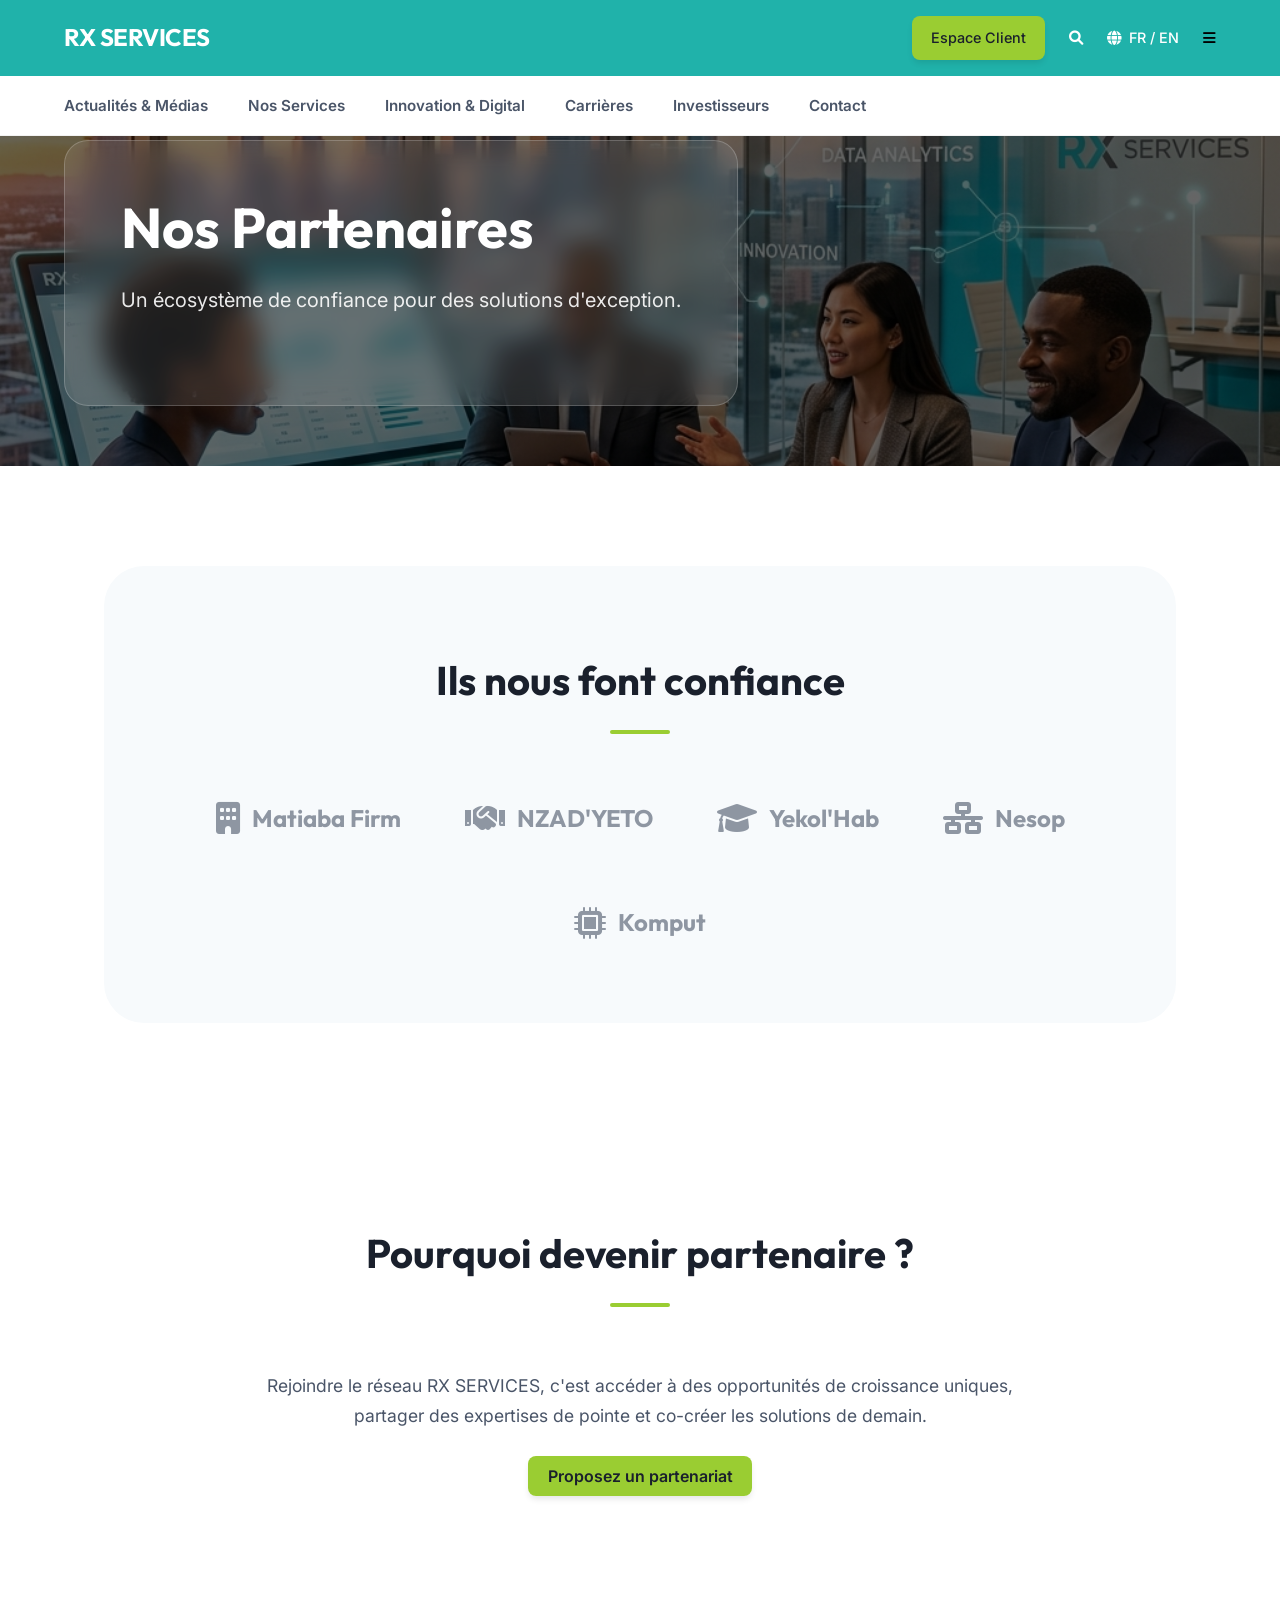
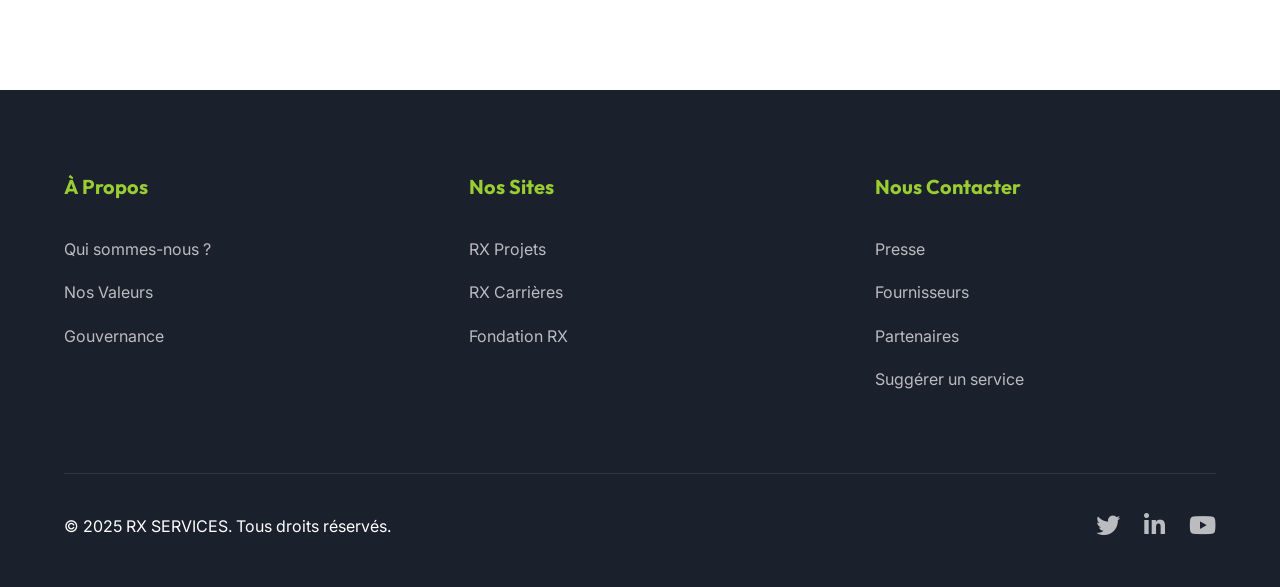
<file: partenaires.html>
<!DOCTYPE html>
<html lang="fr">
<head>
    <meta charset="UTF-8">
    <meta name="viewport" content="width=device-width, initial-scale=1.0">
    <title>Partenaires - RX SERVICES</title>
    <link rel="stylesheet" href="rxservices.css">
    <link rel="stylesheet" href="https://cdnjs.cloudflare.com/ajax/libs/font-awesome/6.0.0-beta3/css/all.min.css">
    <style>
        .hero-banner {
            background-image: linear-gradient(rgba(0,0,0,0.6), rgba(0,0,0,0.6)), url('hero-rx-bg.png');
            min-height: 40vh;
        }
    </style>
</head>
<body>

    <header class="header-corporate">
        <div class="header-top-bar">
            <div class="logo">
                <a href="index.html"><h1>RX SERVICES</h1></a>
            </div>
            <div class="actions">
                <a href="espace-client.html" class="btn-primary">Espace Client</a>
                <a href="#"><i class="fas fa-search"></i></a>
                <a href="#"><i class="fas fa-globe"></i> FR / EN</a>
                <button class="menu-toggle"><i class="fas fa-bars"></i></button>
            </div>
        </div>
        <nav class="main-nav">
            <div class="container-nav">
                <ul>
                    <li><a href="actualites.html">Actualités & Médias</a></li>
                    <li><a href="solutions.html">Nos Services</a></li>
                    <li><a href="innovation.html">Innovation & Digital</a></li>
                    <li><a href="carrieres.html">Carrières</a></li>
                    <li><a href="investisseurs.html">Investisseurs</a></li><li><a href="contact.html">Contact</a></li>
                </ul>
            </div>
        </nav>
    </header>

    <section class="hero-banner">
        <div class="content">
            <h2>Nos Partenaires</h2>
            <p>Un écosystème de confiance pour des solutions d'exception.</p>
        </div>
    </section>

    <main class="container" style="padding: 100px 5%;">
        <div class="section-partners" style="margin: 0;">
            <h3>Ils nous font confiance</h3>
            <div class="partners-grid" style="margin-top: 3rem;">
                <div class="partner-logo"><i class="fas fa-building"></i> Matiaba Firm</div>
                <div class="partner-logo"><i class="fas fa-handshake"></i> NZAD'YETO</div>
                <div class="partner-logo"><i class="fas fa-graduation-cap"></i> Yekol'Hab</div>
                <div class="partner-logo"><i class="fas fa-network-wired"></i> Nesop</div>
                <div class="partner-logo"><i class="fas fa-microchip"></i> Komput</div>
            </div>
        </div>

        <section style="margin-top: 6rem; text-align: center;">
            <h3>Pourquoi devenir partenaire ?</h3>
            <p style="max-width: 800px; margin: 2rem auto; font-size: 1.1rem; color: var(--text-light);">Rejoindre le réseau RX SERVICES, c'est accéder à des opportunités de croissance uniques, partager des expertises de pointe et co-créer les solutions de demain.</p>
            <a href="contact.html" class="btn-primary">Proposez un partenariat</a>
        </section>
    </main>

    <footer>
        <div class="footer-columns">
            <div class="col">
                <h4>À Propos</h4>
                <ul>
                    <li><a href="qui-sommes-nous.html">Qui sommes-nous ?</a></li>
                    <li><a href="carrieres.html">Nos Valeurs</a></li>
                    <li><a href="investisseurs.html">Gouvernance</a></li>
                </ul>
            </div>
            <div class="col">
                <h4>Nos Sites</h4>
                <ul>
                    <li><a href="projets.html">RX Projets</a></li>
                    <li><a href="carrieres.html">RX Carrières</a></li>
                    <li><a href="fondation.html">Fondation RX</a></li>
                </ul>
            </div>
            <div class="col">
                <h4>Nous Contacter</h4>
                <ul>
                    <li><a href="presse.html">Presse</a></li>
                    <li><a href="fournisseurs.html">Fournisseurs</a></li>
                    <li><a href="partenaires.html">Partenaires</a></li>
                    <li><a href="contact.html">Suggérer un service</a></li>
                </ul>
            </div>
        </div>
        <div class="footer-bottom">
            <p>&copy; 2025 RX SERVICES. Tous droits réservés.</p>
            <div class="social-links">
                <a href="#"><i class="fab fa-twitter"></i></a>
                <a href="#"><i class="fab fa-linkedin-in"></i></a>
                <a href="#"><i class="fab fa-youtube"></i></a>
            </div>
        </div>
    </footer>

    <script src="main.js"></script>
</body>
</html>
</file>
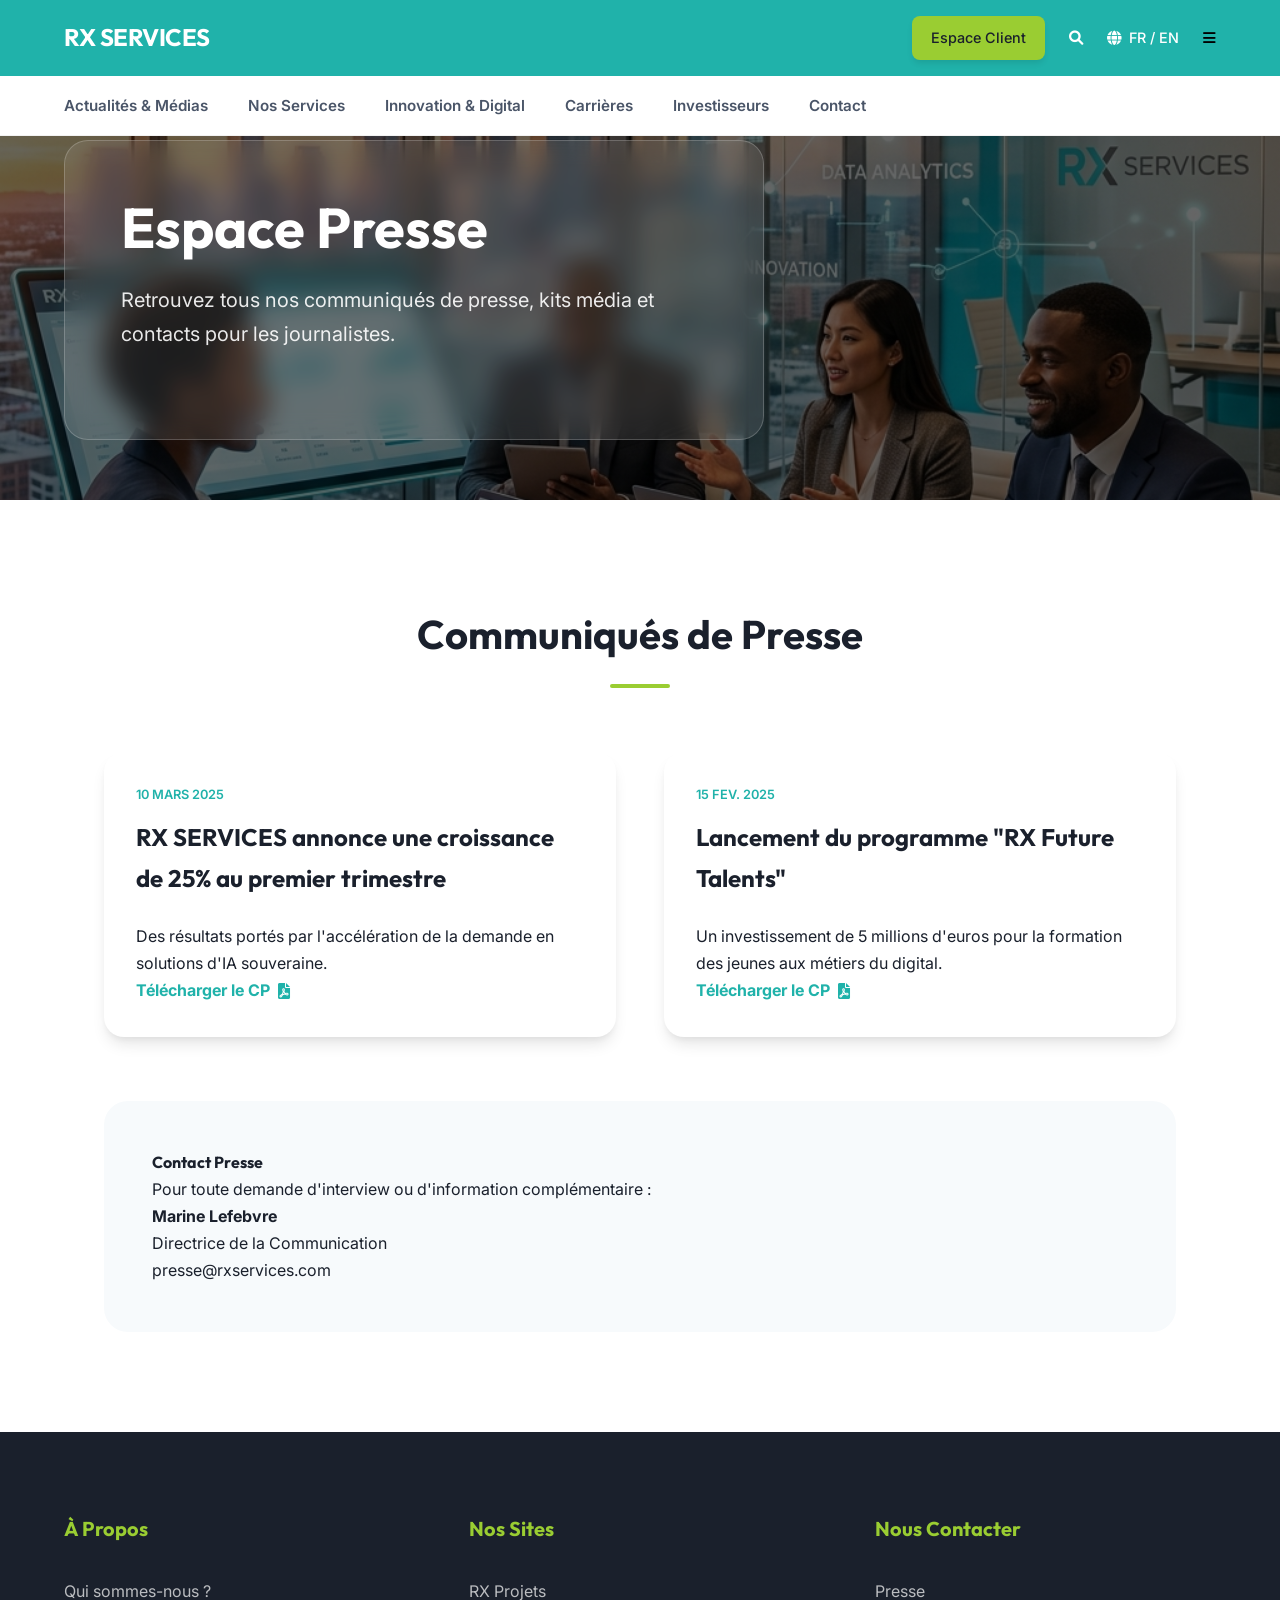
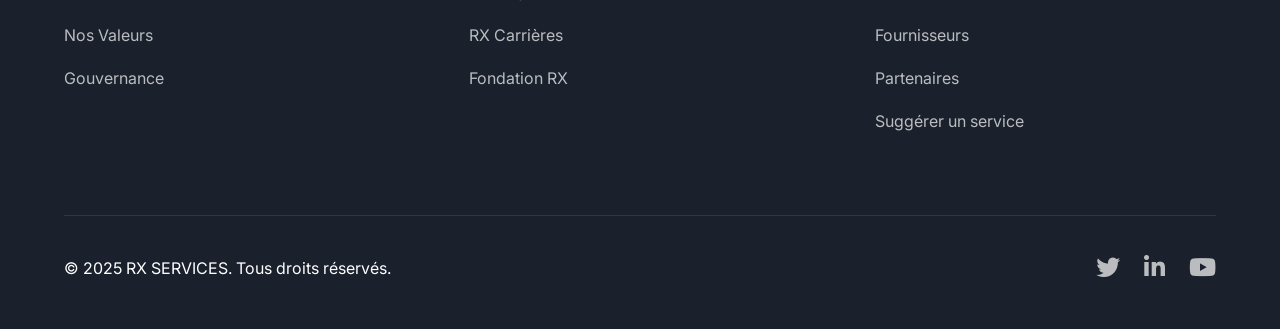
<file: presse.html>
<!DOCTYPE html>
<html lang="fr">
<head>
    <meta charset="UTF-8">
    <meta name="viewport" content="width=device-width, initial-scale=1.0">
    <title>Presse - RX SERVICES</title>
    <link rel="stylesheet" href="rxservices.css">
    <link rel="stylesheet" href="https://cdnjs.cloudflare.com/ajax/libs/font-awesome/6.0.0-beta3/css/all.min.css">
    <style>
        .hero-banner {
            background-image: linear-gradient(rgba(0,0,0,0.6), rgba(0,0,0,0.6)), url('hero-rx-bg.png');
            min-height: 40vh;
        }
    </style>
</head>
<body>

    <header class="header-corporate">
        <div class="header-top-bar">
            <div class="logo">
                <a href="index.html"><h1>RX SERVICES</h1></a>
            </div>
            <div class="actions">
                <a href="espace-client.html" class="btn-primary">Espace Client</a>
                <a href="#"><i class="fas fa-search"></i></a>
                <a href="#"><i class="fas fa-globe"></i> FR / EN</a>
                <button class="menu-toggle"><i class="fas fa-bars"></i></button>
            </div>
        </div>
        <nav class="main-nav">
            <div class="container-nav">
                <ul>
                    <li><a href="actualites.html">Actualités & Médias</a></li>
                    <li><a href="solutions.html">Nos Services</a></li>
                    <li><a href="innovation.html">Innovation & Digital</a></li>
                    <li><a href="carrieres.html">Carrières</a></li>
                    <li><a href="investisseurs.html">Investisseurs</a></li><li><a href="contact.html">Contact</a></li>
                </ul>
            </div>
        </nav>
    </header>

    <section class="hero-banner">
        <div class="content">
            <h2>Espace Presse</h2>
            <p>Retrouvez tous nos communiqués de presse, kits média et contacts pour les journalistes.</p>
        </div>
    </section>

    <main class="container" style="padding: 100px 5%;">
        <h3>Communiqués de Presse</h3>
        <div class="news-grid">
            <article class="news-card">
                <div class="news-content">
                    <span class="date">10 MARS 2025</span>
                    <h4>RX SERVICES annonce une croissance de 25% au premier trimestre</h4>
                    <p>Des résultats portés par l'accélération de la demande en solutions d'IA souveraine.</p>
                    <a href="#">Télécharger le CP <i class="fas fa-file-pdf"></i></a>
                </div>
            </article>
            <article class="news-card">
                <div class="news-content">
                    <span class="date">15 FEV. 2025</span>
                    <h4>Lancement du programme "RX Future Talents"</h4>
                    <p>Un investissement de 5 millions d'euros pour la formation des jeunes aux métiers du digital.</p>
                    <a href="#">Télécharger le CP <i class="fas fa-file-pdf"></i></a>
                </div>
            </article>
        </div>

        <section style="margin-top: 4rem; padding: 3rem; background: var(--bg-light); border-radius: 24px;">
            <h4>Contact Presse</h4>
            <p>Pour toute demande d'interview ou d'information complémentaire :</p>
            <p><strong>Marine Lefebvre</strong><br>Directrice de la Communication<br>presse@rxservices.com</p>
        </section>
    </main>

    <footer>
        <div class="footer-columns">
            <div class="col">
                <h4>À Propos</h4>
                <ul>
                    <li><a href="qui-sommes-nous.html">Qui sommes-nous ?</a></li>
                    <li><a href="carrieres.html">Nos Valeurs</a></li>
                    <li><a href="investisseurs.html">Gouvernance</a></li>
                </ul>
            </div>
            <div class="col">
                <h4>Nos Sites</h4>
                <ul>
                    <li><a href="projets.html">RX Projets</a></li>
                    <li><a href="carrieres.html">RX Carrières</a></li>
                    <li><a href="fondation.html">Fondation RX</a></li>
                </ul>
            </div>
            <div class="col">
                <h4>Nous Contacter</h4>
                <ul>
                    <li><a href="presse.html">Presse</a></li>
                    <li><a href="fournisseurs.html">Fournisseurs</a></li>
                    <li><a href="partenaires.html">Partenaires</a></li>
                    <li><a href="contact.html">Suggérer un service</a></li>
                </ul>
            </div>
        </div>
        <div class="footer-bottom">
            <p>&copy; 2025 RX SERVICES. Tous droits réservés.</p>
            <div class="social-links">
                <a href="#"><i class="fab fa-twitter"></i></a>
                <a href="#"><i class="fab fa-linkedin-in"></i></a>
                <a href="#"><i class="fab fa-youtube"></i></a>
            </div>
        </div>
    </footer>

    <script src="main.js"></script>
</body>
</html>
</file>
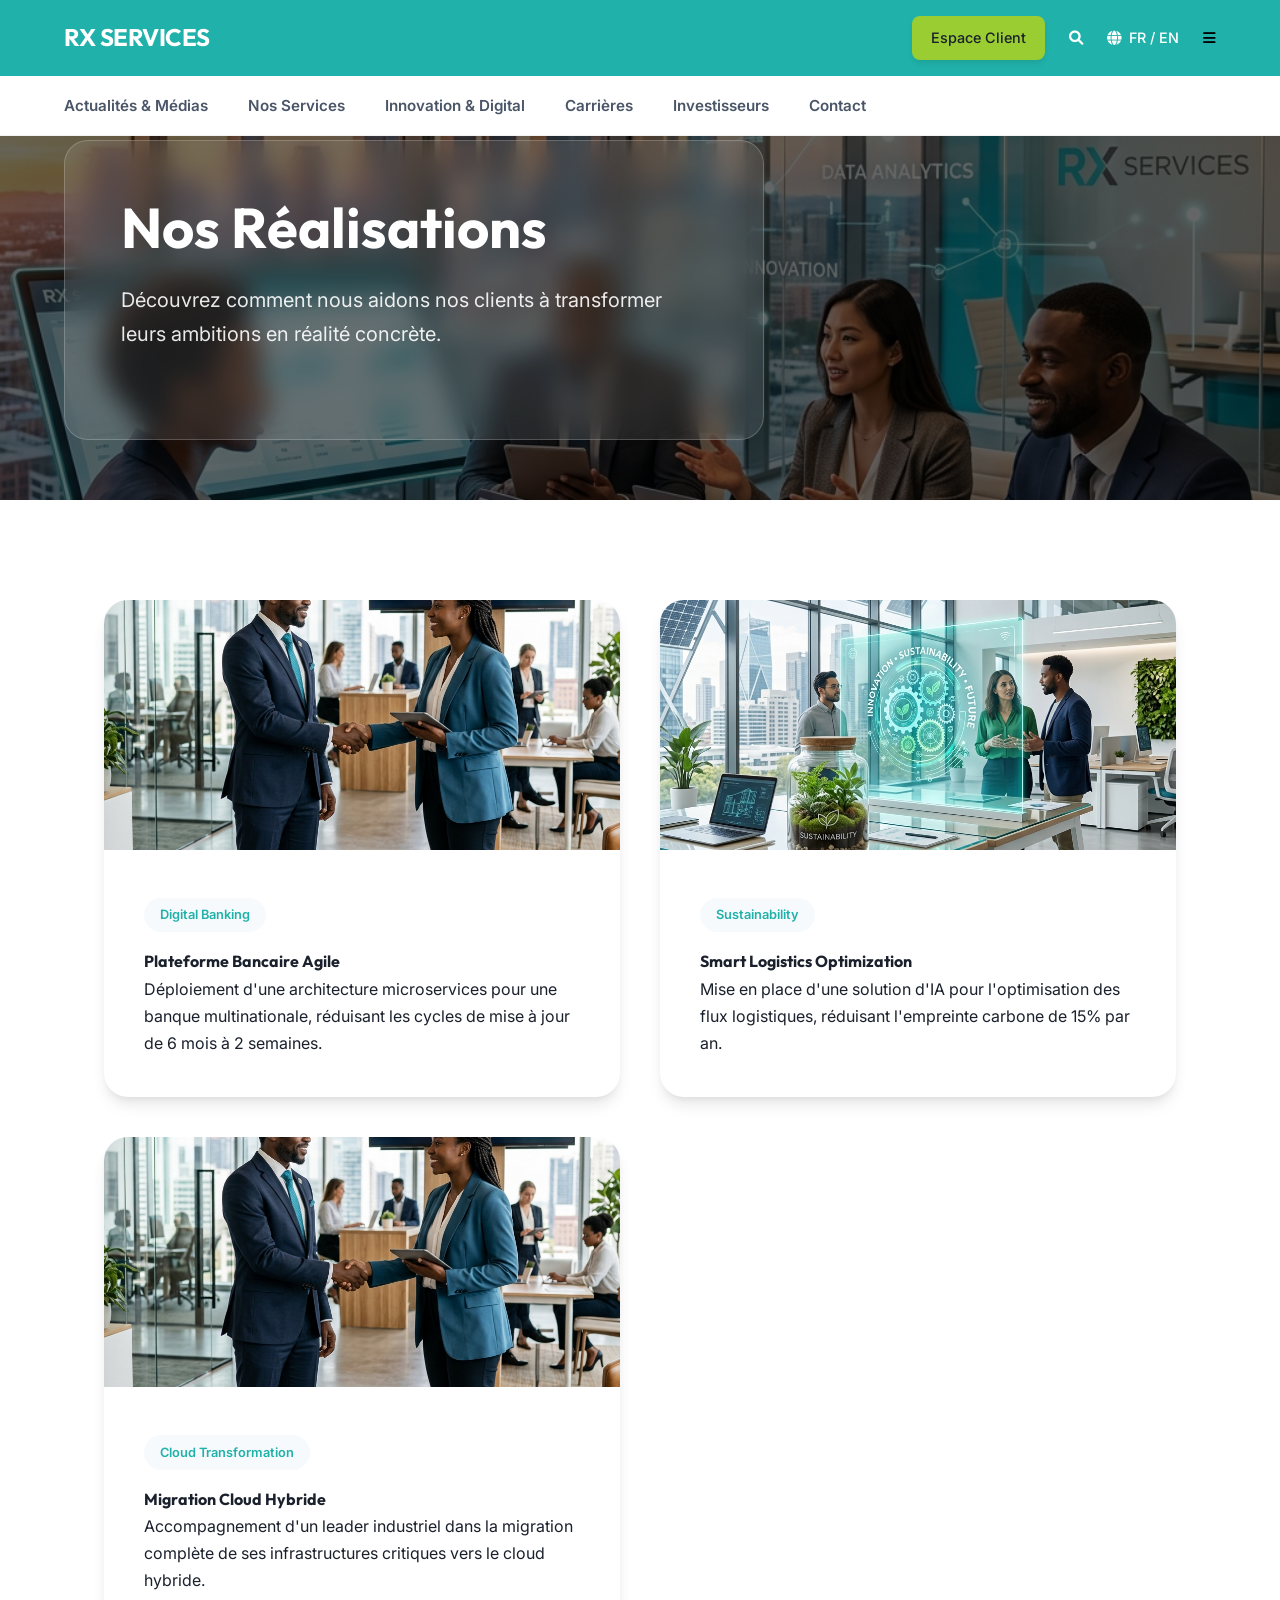
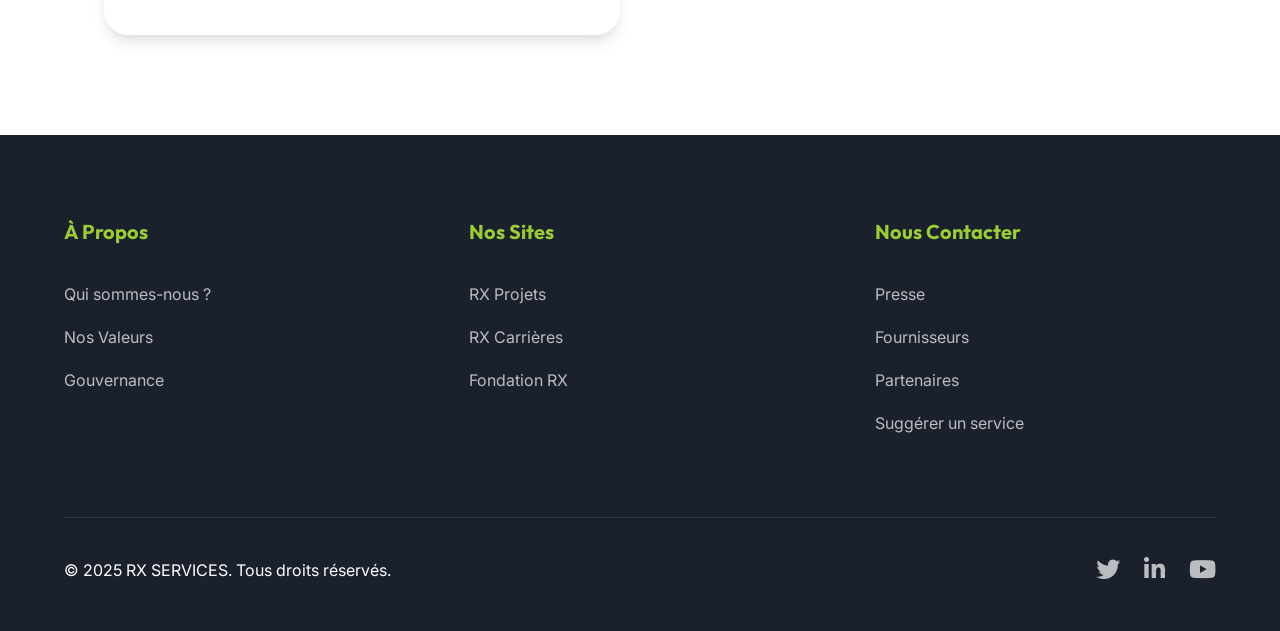
<file: projets.html>
<!DOCTYPE html>
<html lang="fr">
<head>
    <meta charset="UTF-8">
    <meta name="viewport" content="width=device-width, initial-scale=1.0">
    <title>Nos Projets - RX SERVICES</title>
    <link rel="stylesheet" href="rxservices.css">
    <link rel="stylesheet" href="https://cdnjs.cloudflare.com/ajax/libs/font-awesome/6.0.0-beta3/css/all.min.css">
    <style>
        .hero-banner {
            background-image: linear-gradient(rgba(0,0,0,0.6), rgba(0,0,0,0.6)), url('hero-rx-bg.png');
            min-height: 50vh;
        }
        .projects-grid {
            display: grid;
            grid-template-columns: repeat(auto-fit, minmax(350px, 1fr));
            gap: 2.5rem;
        }
        .project-card {
            background: var(--white);
            border-radius: 24px;
            overflow: hidden;
            box-shadow: var(--shadow);
            transition: var(--transition);
        }
        .project-card:hover { transform: translateY(-10px); }
        .project-card img { width: 100%; height: 250px; object-fit: cover; }
        .project-card .project-info { padding: 2.5rem; }
        .project-card .tag { background: var(--bg-light); color: var(--primary); padding: 0.4rem 1rem; border-radius: 50px; font-size: 0.8rem; font-weight: 600; margin-bottom: 1rem; display: inline-block; }
    </style>
</head>
<body>

    <header class="header-corporate">
        <div class="header-top-bar">
            <div class="logo">
                <a href="index.html"><h1>RX SERVICES</h1></a>
            </div>
            <div class="actions">
                <a href="espace-client.html" class="btn-primary">Espace Client</a>
                <a href="#"><i class="fas fa-search"></i></a>
                <a href="#"><i class="fas fa-globe"></i> FR / EN</a>
                <button class="menu-toggle"><i class="fas fa-bars"></i></button>
            </div>
        </div>
        <nav class="main-nav">
            <div class="container-nav">
                <ul>
                    <li><a href="actualites.html">Actualités & Médias</a></li>
                    <li><a href="solutions.html">Nos Services</a></li>
                    <li><a href="innovation.html">Innovation & Digital</a></li>
                    <li><a href="carrieres.html">Carrières</a></li>
                    <li><a href="investisseurs.html">Investisseurs</a></li><li><a href="contact.html">Contact</a></li>
                </ul>
            </div>
        </nav>
    </header>

    <section class="hero-banner">
        <div class="content">
            <h2>Nos Réalisations</h2>
            <p>Découvrez comment nous aidons nos clients à transformer leurs ambitions en réalité concrète.</p>
        </div>
    </section>

    <main class="container" style="padding: 100px 5%;">
        <div class="projects-grid">
            <article class="project-card">
                <img src="news-image-1.png" alt="Projet 1">
                <div class="project-info">
                    <span class="tag">Digital Banking</span>
                    <h4>Plateforme Bancaire Agile</h4>
                    <p>Déploiement d'une architecture microservices pour une banque multinationale, réduisant les cycles de mise à jour de 6 mois à 2 semaines.</p>
                </div>
            </article>

            <article class="project-card">
                <img src="news-image-2.png" alt="Projet 2">
                <div class="project-info">
                    <span class="tag">Sustainability</span>
                    <h4>Smart Logistics Optimization</h4>
                    <p>Mise en place d'une solution d'IA pour l'optimisation des flux logistiques, réduisant l'empreinte carbone de 15% par an.</p>
                </div>
            </article>

            <article class="project-card">
                <img src="news-image-1.png" alt="Projet 3">
                <div class="project-info">
                    <span class="tag">Cloud Transformation</span>
                    <h4>Migration Cloud Hybride</h4>
                    <p>Accompagnement d'un leader industriel dans la migration complète de ses infrastructures critiques vers le cloud hybride.</p>
                </div>
            </article>
        </div>
    </main>

    <footer>
        <div class="footer-columns">
            <div class="col">
                <h4>À Propos</h4>
                <ul>
                    <li><a href="qui-sommes-nous.html">Qui sommes-nous ?</a></li>
                    <li><a href="carrieres.html">Nos Valeurs</a></li>
                    <li><a href="investisseurs.html">Gouvernance</a></li>
                </ul>
            </div>
            <div class="col">
                <h4>Nos Sites</h4>
                <ul>
                    <li><a href="projets.html">RX Projets</a></li>
                    <li><a href="carrieres.html">RX Carrières</a></li>
                    <li><a href="fondation.html">Fondation RX</a></li>
                </ul>
            </div>
            <div class="col">
                <h4>Nous Contacter</h4>
                <ul>
                    <li><a href="presse.html">Presse</a></li>
                    <li><a href="fournisseurs.html">Fournisseurs</a></li>
                    <li><a href="partenaires.html">Partenaires</a></li>
                    <li><a href="contact.html">Suggérer un service</a></li>
                </ul>
            </div>
        </div>
        <div class="footer-bottom">
            <p>&copy; 2025 RX SERVICES. Tous droits réservés.</p>
            <div class="social-links">
                <a href="#"><i class="fab fa-twitter"></i></a>
                <a href="#"><i class="fab fa-linkedin-in"></i></a>
                <a href="#"><i class="fab fa-youtube"></i></a>
            </div>
        </div>
    </footer>

    <script src="main.js"></script>
</body>
</html>
</file>
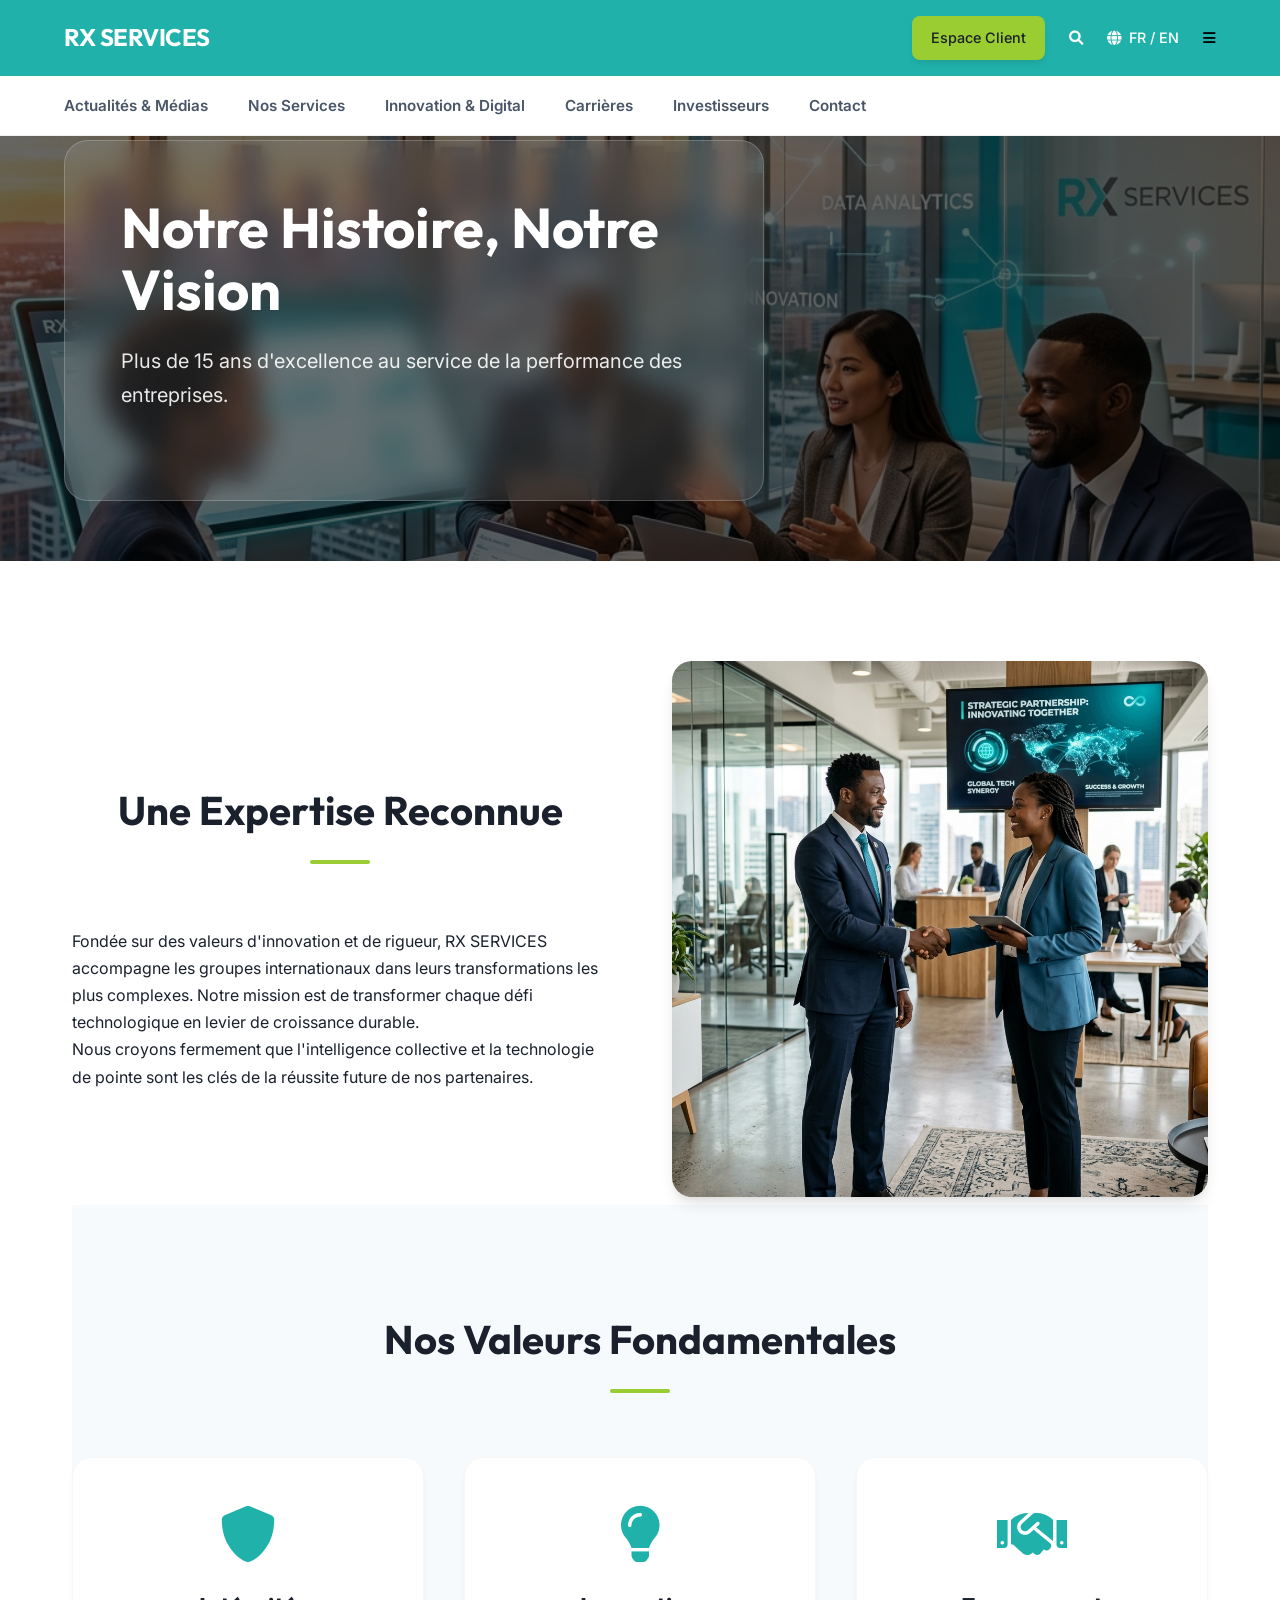
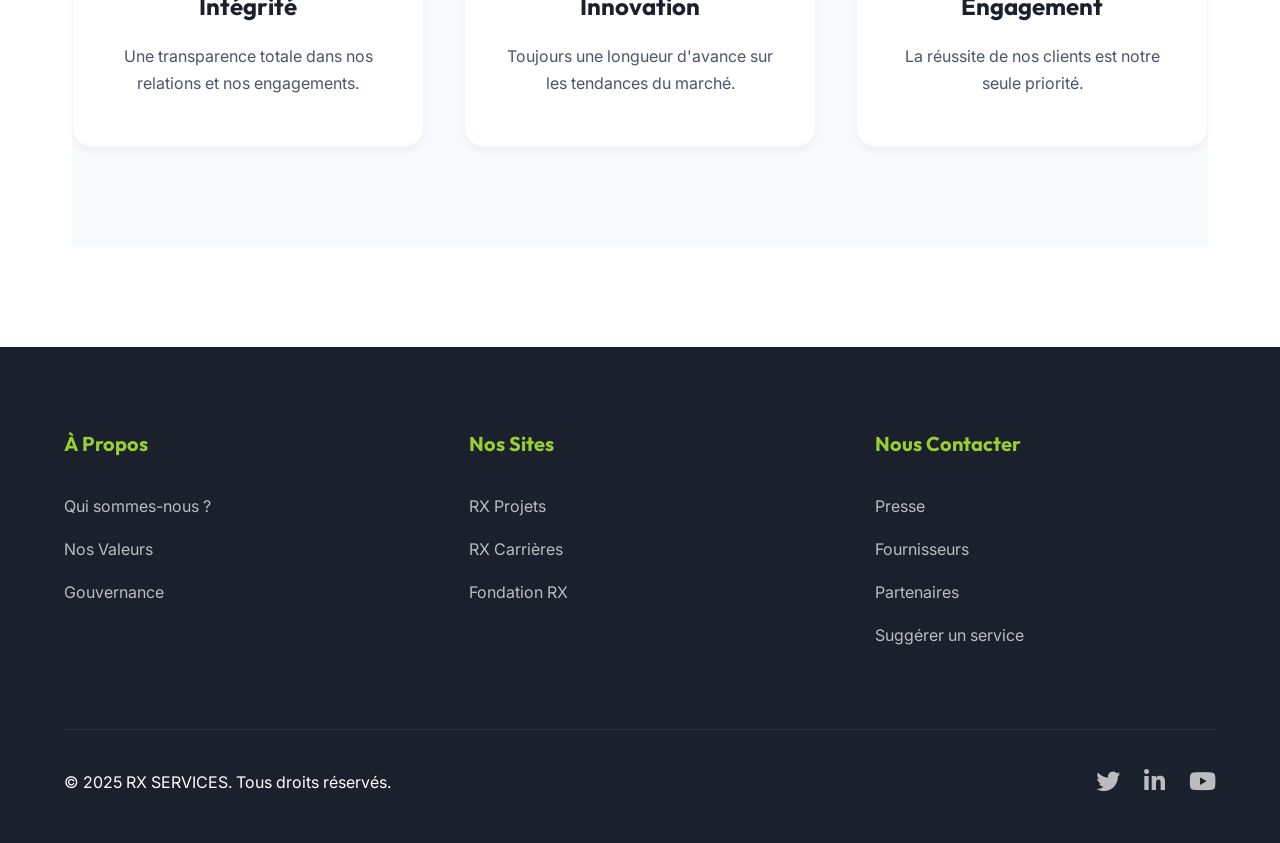
<file: qui-sommes-nous.html>
<!DOCTYPE html>
<html lang="fr">
<head>
    <meta charset="UTF-8">
    <meta name="viewport" content="width=device-width, initial-scale=1.0">
    <title>Qui Sommes-Nous ? - RX SERVICES</title>
    <link rel="stylesheet" href="rxservices.css">
    <link rel="stylesheet" href="https://cdnjs.cloudflare.com/ajax/libs/font-awesome/6.0.0-beta3/css/all.min.css">
    <style>
        .hero-banner {
            background-image: linear-gradient(rgba(0,0,0,0.6), rgba(0,0,0,0.6)), url('hero-rx-bg.png');
            min-height: 50vh;
        }
        .about-grid {
            display: grid;
            grid-template-columns: 1fr 1fr;
            gap: 4rem;
            align-items: center;
        }
        @media (max-width: 768px) {
            .about-grid { grid-template-columns: 1fr; }
        }
    </style>
</head>
<body>

    <header class="header-corporate">
        <div class="header-top-bar">
            <div class="logo">
                <a href="index.html"><h1>RX SERVICES</h1></a>
            </div>
            <div class="actions">
                <a href="espace-client.html" class="btn-primary">Espace Client</a>
                <a href="#"><i class="fas fa-search"></i></a>
                <a href="#"><i class="fas fa-globe"></i> FR / EN</a>
                <button class="menu-toggle"><i class="fas fa-bars"></i></button>
            </div>
        </div>
        <nav class="main-nav">
            <div class="container-nav">
                <ul>
                    <li><a href="actualites.html">Actualités & Médias</a></li>
                    <li><a href="solutions.html">Nos Services</a></li>
                    <li><a href="innovation.html">Innovation & Digital</a></li>
                    <li><a href="carrieres.html">Carrières</a></li>
                    <li><a href="investisseurs.html">Investisseurs</a></li><li><a href="contact.html">Contact</a></li>
                </ul>
            </div>
        </nav>
    </header>

    <section class="hero-banner">
        <div class="content">
            <h2>Notre Histoire, Notre Vision</h2>
            <p>Plus de 15 ans d'excellence au service de la performance des entreprises.</p>
        </div>
    </section>

    <main class="container" style="padding-top: 100px; padding-bottom: 100px;">
        <div class="about-grid">
            <div class="text-content">
                <h3>Une Expertise Reconnue</h3>
                <p>Fondée sur des valeurs d'innovation et de rigueur, RX SERVICES accompagne les groupes internationaux dans leurs transformations les plus complexes. Notre mission est de transformer chaque défi technologique en levier de croissance durable.</p>
                <p>Nous croyons fermement que l'intelligence collective et la technologie de pointe sont les clés de la réussite future de nos partenaires.</p>
            </div>
            <div class="image-content">
                <img src="news-image-1.png" alt="Notre Expertise" style="width: 100%; border-radius: 20px; box-shadow: var(--shadow);">
            </div>
        </div>

        <section class="section-services" style="padding: 100px 0;">
            <h3>Nos Valeurs Fondamentales</h3>
            <div class="services-grid">
                <div class="service-card">
                    <i class="fas fa-shield-alt icon-large"></i>
                    <h4>Intégrité</h4>
                    <p>Une transparence totale dans nos relations et nos engagements.</p>
                </div>
                <div class="service-card">
                    <i class="fas fa-lightbulb icon-large"></i>
                    <h4>Innovation</h4>
                    <p>Toujours une longueur d'avance sur les tendances du marché.</p>
                </div>
                <div class="service-card">
                    <i class="fas fa-handshake icon-large"></i>
                    <h4>Engagement</h4>
                    <p>La réussite de nos clients est notre seule priorité.</p>
                </div>
            </div>
        </section>
    </main>

    <footer>
        <div class="footer-columns">
            <div class="col">
                <h4>À Propos</h4>
                <ul>
                    <li><a href="qui-sommes-nous.html">Qui sommes-nous ?</a></li>
                    <li><a href="carrieres.html">Nos Valeurs</a></li>
                    <li><a href="investisseurs.html">Gouvernance</a></li>
                </ul>
            </div>
            <div class="col">
                <h4>Nos Sites</h4>
                <ul>
                    <li><a href="projets.html">RX Projets</a></li>
                    <li><a href="carrieres.html">RX Carrières</a></li>
                    <li><a href="fondation.html">Fondation RX</a></li>
                </ul>
            </div>
            <div class="col">
                <h4>Nous Contacter</h4>
                <ul>
                    <li><a href="presse.html">Presse</a></li>
                    <li><a href="fournisseurs.html">Fournisseurs</a></li>
                    <li><a href="partenaires.html">Partenaires</a></li>
                    <li><a href="contact.html">Suggérer un service</a></li>
                </ul>
            </div>
        </div>
        <div class="footer-bottom">
            <p>&copy; 2025 RX SERVICES. Tous droits réservés.</p>
            <div class="social-links">
                <a href="#"><i class="fab fa-twitter"></i></a>
                <a href="#"><i class="fab fa-linkedin-in"></i></a>
                <a href="#"><i class="fab fa-youtube"></i></a>
            </div>
        </div>
    </footer>

    <script src="main.js"></script>
</body>
</html>
</file>
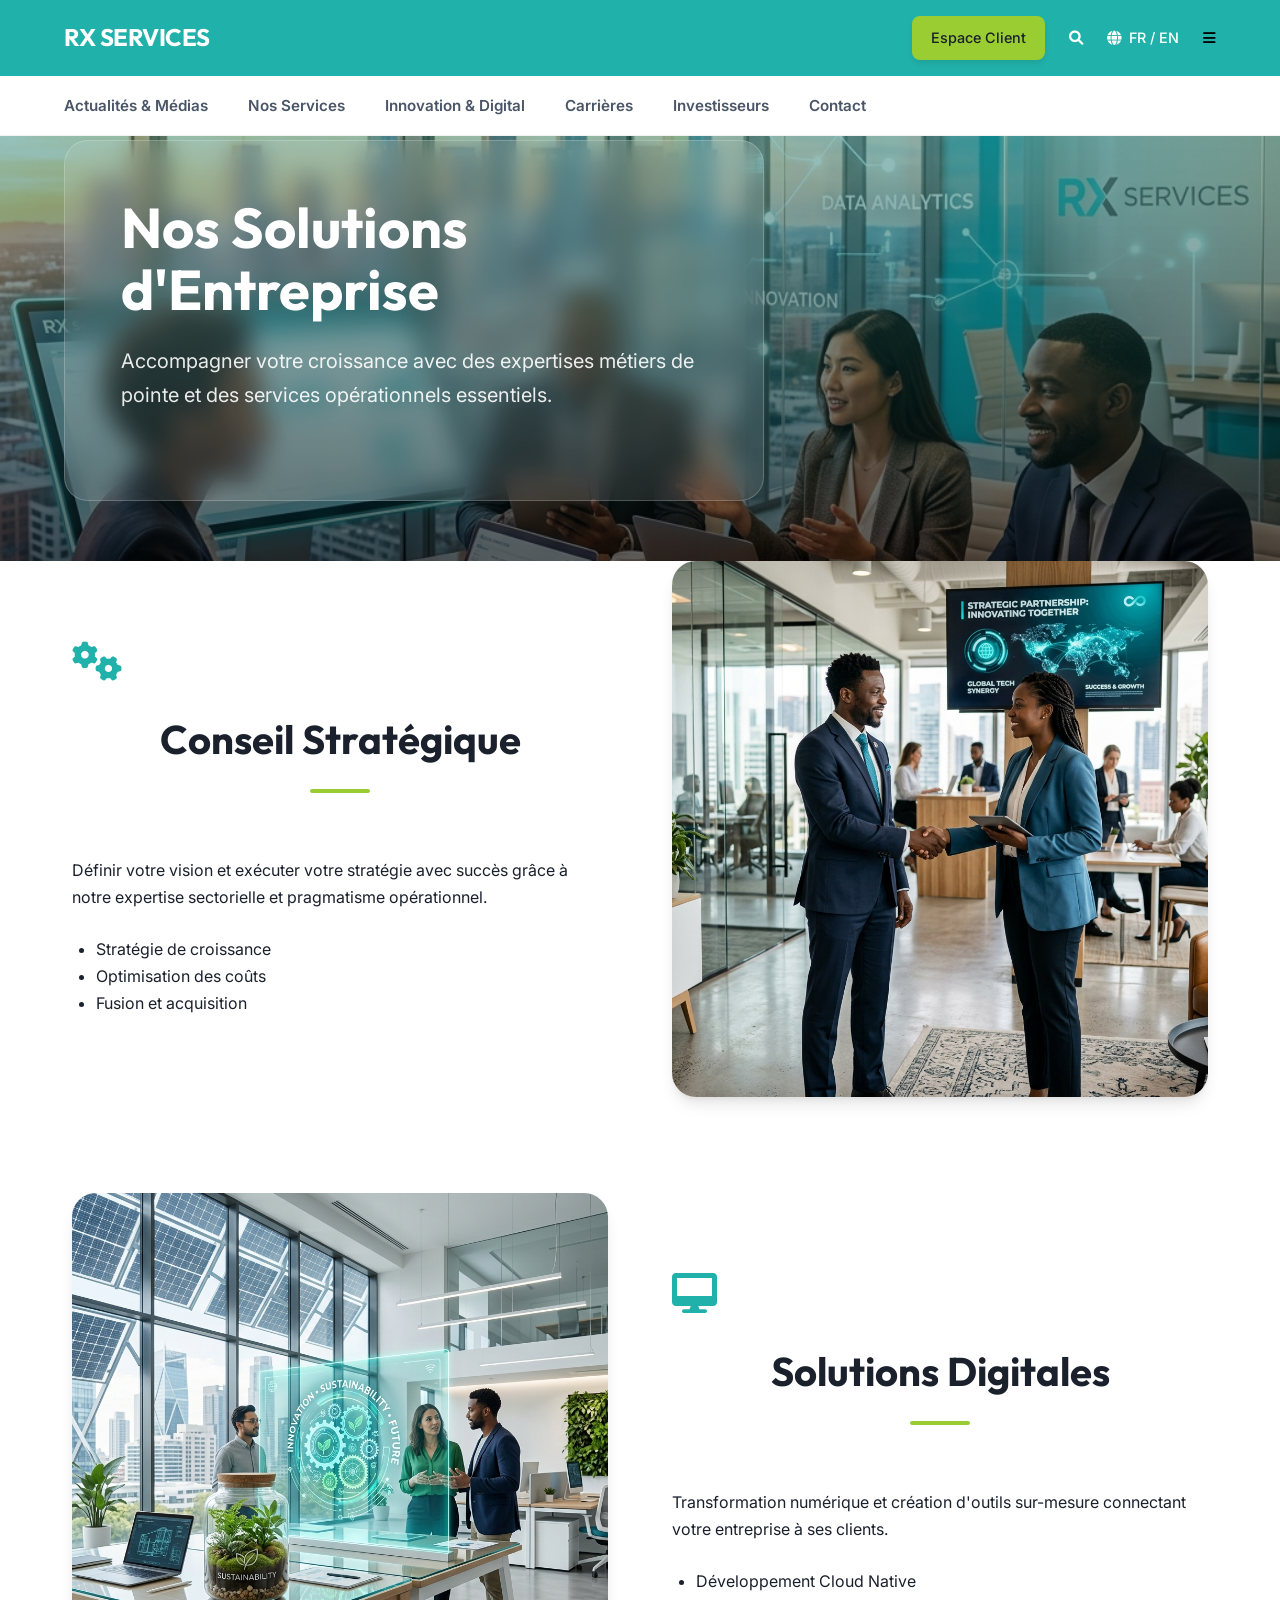
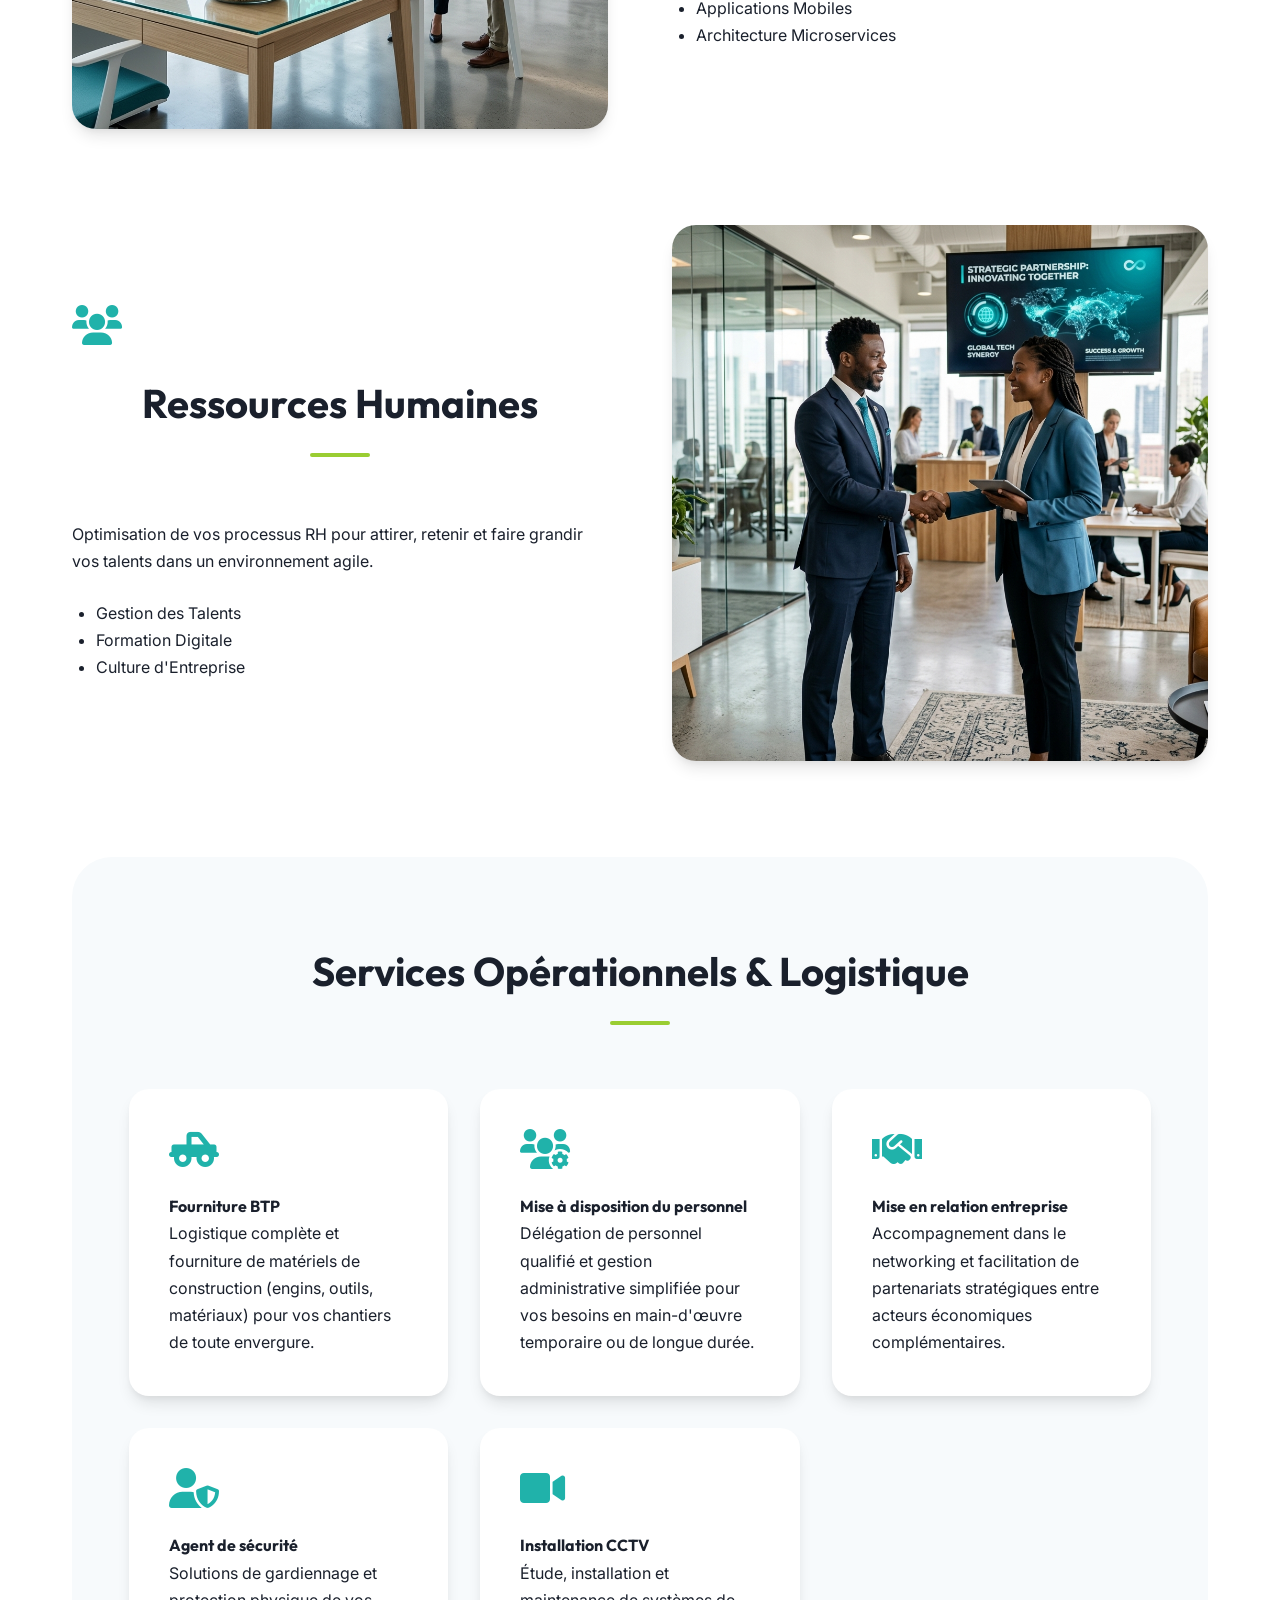
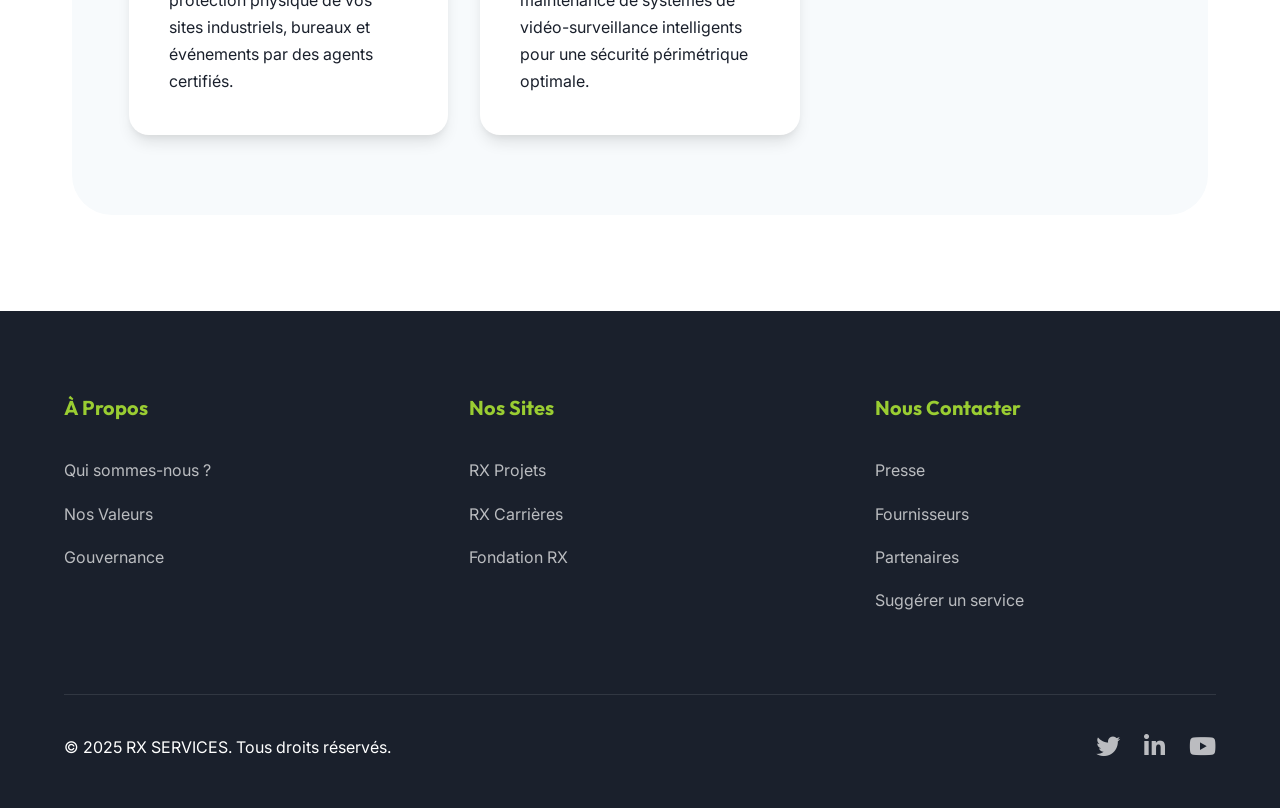
<file: solutions.html>
<!DOCTYPE html>
<html lang="fr">
<head>
    <meta charset="UTF-8">
    <meta name="viewport" content="width=device-width, initial-scale=1.0">
    <title>Nos Services - RX SERVICES</title>
    <link rel="stylesheet" href="rxservices.css">
    <link rel="stylesheet" href="https://cdnjs.cloudflare.com/ajax/libs/font-awesome/6.0.0-beta3/css/all.min.css">
    <style>
        .hero-banner {
            background-image: linear-gradient(rgba(32, 178, 170, 0.4), rgba(0,0,0,0.6)), url('hero-rx-bg.png');
            min-height: 60vh;
        }
        .solutions-detail {
            display: grid;
            grid-template-columns: 1fr 1fr;
            gap: 4rem;
            align-items: center;
            margin-bottom: 6rem;
        }
        .solutions-detail:nth-child(even) {
            direction: rtl;
        }
        .solutions-detail:nth-child(even) .text-content {
            direction: ltr;
        }
        .solutions-image {
            border-radius: 24px;
            overflow: hidden;
            box-shadow: var(--shadow);
        }
        .solutions-image img {
            width: 100%;
            display: block;
        }
        .section-additional-services {
            padding: 80px 5%;
            background: var(--bg-light);
            border-radius: 40px;
            margin-bottom: 6rem;
        }
        .services-sub-grid {
            display: grid;
            grid-template-columns: repeat(auto-fit, minmax(300px, 1fr));
            gap: 2rem;
            margin-top: 3rem;
        }
        .sub-service-card {
            background: var(--white);
            padding: 2.5rem;
            border-radius: 20px;
            box-shadow: var(--shadow);
            transition: var(--transition);
        }
        .sub-service-card:hover {
            transform: translateY(-5px);
        }
        .sub-service-card i {
            font-size: 2.5rem;
            color: var(--primary);
            margin-bottom: 1.5rem;
        }
    </style>
</head>
<body>

    <header class="header-corporate">
        <div class="header-top-bar">
            <div class="logo">
                <a href="index.html"><h1>RX SERVICES</h1></a>
            </div>
            <div class="actions">
                <a href="espace-client.html" class="btn-primary">Espace Client</a>
                <a href="#"><i class="fas fa-search"></i></a>
                <a href="#"><i class="fas fa-globe"></i> FR / EN</a>
                <button class="menu-toggle"><i class="fas fa-bars"></i></button>
            </div>
        </div>
        <nav class="main-nav">
            <div class="container-nav">
                <ul>
                    <li><a href="actualites.html">Actualités & Médias</a></li>
                    <li><a href="solutions.html" class="active">Nos Services</a></li>
                    <li><a href="innovation.html">Innovation & Digital</a></li>
                    <li><a href="carrieres.html">Carrières</a></li>
                    <li><a href="investisseurs.html">Investisseurs</a></li><li><a href="contact.html">Contact</a></li>
                </ul>
            </div>
        </nav>
    </header>

    <section class="hero-banner">
        <div class="content">
            <h2>Nos Solutions d'Entreprise</h2>
            <p>Accompagner votre croissance avec des expertises métiers de pointe et des services opérationnels essentiels.</p>
        </div>
    </section>

    <main>
        <section class="container">
            <!-- Core Services -->
            <div class="solutions-detail">
                <div class="text-content">
                    <i class="fas fa-cogs icon-large" style="color: var(--primary); font-size: 2.5rem; margin-bottom: 1.5rem;"></i>
                    <h3>Conseil Stratégique</h3>
                    <p>Définir votre vision et exécuter votre stratégie avec succès grâce à notre expertise sectorielle et pragmatisme opérationnel.</p>
                    <ul style="margin-top: 1.5rem; list-style: disc; padding-left: 1.5rem;">
                         <li>Stratégie de croissance</li>
                         <li>Optimisation des coûts</li>
                         <li>Fusion et acquisition</li>
                    </ul>
                </div>
                <div class="solutions-image">
                    <img src="news-image-1.png" alt="Conseil Stratégique">
                </div>
            </div>

            <div class="solutions-detail">
                <div class="text-content">
                    <i class="fas fa-desktop icon-large" style="color: var(--primary); font-size: 2.5rem; margin-bottom: 1.5rem;"></i>
                    <h3>Solutions Digitales</h3>
                    <p>Transformation numérique et création d'outils sur-mesure connectant votre entreprise à ses clients.</p>
                    <ul style="margin-top: 1.5rem; list-style: disc; padding-left: 1.5rem;">
                         <li>Développement Cloud Native</li>
                         <li>Applications Mobiles</li>
                         <li>Architecture Microservices</li>
                    </ul>
                </div>
                <div class="solutions-image">
                    <img src="news-image-2.png" alt="Solutions Digitales">
                </div>
            </div>

            <div class="solutions-detail">
                <div class="text-content">
                    <i class="fas fa-users icon-large" style="color: var(--primary); font-size: 2.5rem; margin-bottom: 1.5rem;"></i>
                    <h3>Ressources Humaines</h3>
                    <p>Optimisation de vos processus RH pour attirer, retenir et faire grandir vos talents dans un environnement agile.</p>
                    <ul style="margin-top: 1.5rem; list-style: disc; padding-left: 1.5rem;">
                         <li>Gestion des Talents</li>
                         <li>Formation Digitale</li>
                         <li>Culture d'Entreprise</li>
                    </ul>
                </div>
                <div class="solutions-image">
                    <img src="news-image-1.png" alt="Ressources Humaines">
                </div>
            </div>

            <!-- New Operational Services -->
            <div class="section-additional-services">
                <h3>Services Opérationnels & Logistique</h3>
                <div class="services-sub-grid">
                    <div class="sub-service-card">
                        <i class="fas fa-truck-pickup"></i>
                        <h4>Fourniture BTP</h4>
                        <p>Logistique complète et fourniture de matériels de construction (engins, outils, matériaux) pour vos chantiers de toute envergure.</p>
                    </div>
                    <div class="sub-service-card">
                        <i class="fas fa-users-cog"></i>
                        <h4>Mise à disposition du personnel</h4>
                        <p>Délégation de personnel qualifié et gestion administrative simplifiée pour vos besoins en main-d'œuvre temporaire ou de longue durée.</p>
                    </div>
                    <div class="sub-service-card">
                        <i class="fas fa-handshake"></i>
                        <h4>Mise en relation entreprise</h4>
                        <p>Accompagnement dans le networking et facilitation de partenariats stratégiques entre acteurs économiques complémentaires.</p>
                    </div>
                    <div class="sub-service-card">
                        <i class="fas fa-user-shield"></i>
                        <h4>Agent de sécurité</h4>
                        <p>Solutions de gardiennage et protection physique de vos sites industriels, bureaux et événements par des agents certifiés.</p>
                    </div>
                    <div class="sub-service-card">
                        <i class="fas fa-video"></i>
                        <h4>Installation CCTV</h4>
                        <p>Étude, installation et maintenance de systèmes de vidéo-surveillance intelligents pour une sécurité périmétrique optimale.</p>
                    </div>
                </div>
            </div>
        </section>
    </main>

    <footer>
        <div class="footer-columns">
            <div class="col">
                <h4>À Propos</h4>
                <ul>
                    <li><a href="qui-sommes-nous.html">Qui sommes-nous ?</a></li>
                    <li><a href="carrieres.html">Nos Valeurs</a></li>
                    <li><a href="investisseurs.html">Gouvernance</a></li>
                </ul>
            </div>
            <div class="col">
                <h4>Nos Sites</h4>
                <ul>
                    <li><a href="projets.html">RX Projets</a></li>
                    <li><a href="carrieres.html">RX Carrières</a></li>
                    <li><a href="fondation.html">Fondation RX</a></li>
                </ul>
            </div>
            <div class="col">
                <h4>Nous Contacter</h4>
                <ul>
                    <li><a href="presse.html">Presse</a></li>
                    <li><a href="fournisseurs.html">Fournisseurs</a></li>
                    <li><a href="partenaires.html">Partenaires</a></li>
                    <li><a href="contact.html">Suggérer un service</a></li>
                </ul>
            </div>
        </div>
        <div class="footer-bottom">
            <p>&copy; 2025 RX SERVICES. Tous droits réservés.</p>
            <div class="social-links">
                <a href="#"><i class="fab fa-twitter"></i></a>
                <a href="#"><i class="fab fa-linkedin-in"></i></a>
                <a href="#"><i class="fab fa-youtube"></i></a>
            </div>
        </div>
    </footer>

    <script src="main.js"></script>
</body>
</html>
</file>
<file: rxservices.css>
@import url('https://fonts.googleapis.com/css2?family=Inter:wght@400;500;600&family=Outfit:wght@400;600;700&display=swap');

:root {
    --primary: #20B2AA;
    --primary-dark: #1a968f;
    --accent: #9ACD32;
    --accent-dark: #86b32b;
    --text: #1a202c;
    --text-light: #4a5568;
    --bg-light: #f7fafc;
    --white: #ffffff;
    --glass: rgba(255, 255, 255, 0.85);
    --shadow: 0 10px 15px -3px rgba(0, 0, 0, 0.1), 0 4px 6px -2px rgba(0, 0, 0, 0.05);
    --transition: all 0.3s cubic-bezier(0.4, 0, 0.2, 1);
}

/* --- Reset & Base --- */
* {
    margin: 0;
    padding: 0;
    box-sizing: border-box;
}

body {
    font-family: 'Inter', sans-serif;
    color: var(--text);
    background-color: var(--white);
    overflow-x: hidden;
    line-height: 1.7;
}

h1, h2, h3, h4 {
    font-family: 'Outfit', sans-serif;
    font-weight: 700;
}

a {
    text-decoration: none;
    color: inherit;
    transition: var(--transition);
}

ul {
    list-style: none;
}

/* --- Layout --- */
.container {
    max-width: 1200px;
    margin: 0 auto;
    padding: 0 2rem;
}

/* --- Header --- */
.header-corporate {
    position: fixed;
    top: 0;
    left: 0;
    width: 100%;
    z-index: 1000;
    transition: var(--transition);
}

.header-corporate.scrolled {
    background: var(--glass);
    backdrop-filter: blur(10px);
    box-shadow: var(--shadow);
}

.header-top-bar {
    padding: 1rem 5%;
    display: flex;
    justify-content: space-between;
    align-items: center;
    background: var(--primary);
    color: var(--white);
    transition: var(--transition);
}

.header-corporate.scrolled .header-top-bar {
    background: transparent;
    color: var(--text);
    padding: 0.8rem 5%;
}

.logo h1 {
    font-size: 1.5rem;
    letter-spacing: -0.5px;
}

.actions {
    display: flex;
    align-items: center;
    gap: 1.5rem;
}

.actions a, .actions button {
    display: flex;
    align-items: center;
    gap: 0.5rem;
    font-weight: 500;
    font-size: 0.9rem;
    cursor: pointer;
    background: none;
    border: none;
}

.btn-primary {
    background: var(--accent) !important;
    color: var(--text) !important;
    padding: 0.6rem 1.2rem;
    border-radius: 8px;
    font-weight: 600;
    box-shadow: 0 4px 6px -1px rgba(0,0,0,0.1);
}

.btn-primary:hover {
    background: var(--accent-dark) !important;
    transform: translateY(-2px);
}

.main-nav {
    background: var(--white);
    padding: 1rem 5%;
    border-bottom: 1px solid rgba(0,0,0,0.05);
}

.header-corporate.scrolled .main-nav {
    display: none;
}

.main-nav ul {
    display: flex;
    gap: 2.5rem;
}

.main-nav a {
    font-weight: 600;
    font-size: 0.95rem;
    color: var(--text-light);
    position: relative;
}

.main-nav a::after {
    content: '';
    position: absolute;
    bottom: -5px;
    left: 0;
    width: 0;
    height: 2px;
    background: var(--primary);
    transition: var(--transition);
}

.main-nav a:hover {
    color: var(--primary);
}

.main-nav a:hover::after {
    width: 100%;
}

/* --- Hero --- */
.hero-banner {
    min-height: 100vh;
    background: linear-gradient(rgba(0,0,0,0.4), rgba(0,0,0,0.4)), url('hero-rx-bg.png') no-repeat center center/cover;
    display: flex;
    align-items: center;
    padding: 140px 5% 60px; /* Top padding accounts for fixed header */
}

.hero-banner .content {
    max-width: 700px;
    color: var(--white);
    background: rgba(255, 255, 255, 0.1);
    backdrop-filter: blur(12px);
    border: 1px solid rgba(255, 255, 255, 0.2);
    padding: 3.5rem;
    border-radius: 24px;
    animation: fadeInUp 1s ease-out;
}

.hero-banner h2 {
    font-size: 3.5rem;
    line-height: 1.1;
    margin-bottom: 1.5rem;
}

.hero-banner p {
    font-size: 1.25rem;
    opacity: 0.9;
    margin-bottom: 2rem;
}

.btn-banner {
    display: inline-flex;
    align-items: center;
    gap: 0.75rem;
    background: var(--accent);
    color: var(--text);
    padding: 1rem 2rem;
    border-radius: 12px;
    font-weight: 700;
    font-size: 1.1rem;
    box-shadow: 0 10px 20px -5px rgba(154, 205, 50, 0.4);
}

.btn-banner:hover {
    background: var(--white);
    transform: translateY(-3px);
    box-shadow: 0 15px 30px -5px rgba(0, 0, 0, 0.2);
}

/* --- Sections --- */
section {
    padding: 100px 5%;
}

h3 {
    text-align: center;
    font-size: 2.5rem;
    margin-bottom: 4rem;
    color: var(--text);
    position: relative;
}

h3::after {
    content: '';
    display: block;
    width: 60px;
    height: 4px;
    background: var(--accent);
    margin: 1rem auto 0;
    border-radius: 2px;
}

/* Services */
.section-services {
    background: var(--bg-light);
}

.services-grid {
    display: grid;
    grid-template-columns: repeat(auto-fit, minmax(280px, 1fr));
    gap: 2.5rem;
}

.service-card {
    background: var(--white);
    padding: 3rem 2rem;
    border-radius: 20px;
    text-align: center;
    box-shadow: 0 4px 6px -1px rgba(0,0,0,0.05);
    transition: var(--transition);
    border: 1px solid rgba(0,0,0,0.03);
}

.service-card:hover {
    transform: translateY(-10px);
    box-shadow: 0 20px 25px -5px rgba(0, 0, 0, 0.1);
}

.service-card .icon-large {
    font-size: 3.5rem;
    color: var(--primary);
    margin-bottom: 1.5rem;
    display: block;
}

.service-card h4 {
    font-size: 1.5rem;
    margin-bottom: 1rem;
}

.service-card p {
    color: var(--text-light);
}

/* News */
.news-grid {
    display: grid;
    grid-template-columns: repeat(auto-fit, minmax(400px, 1fr));
    gap: 3rem;
}

.news-card {
    border-radius: 20px;
    overflow: hidden;
    background: var(--white);
    box-shadow: var(--shadow);
    transition: var(--transition);
}

.news-card:hover {
    transform: scale(1.02);
}

.news-card img {
    width: 100%;
    height: 250px;
    object-fit: cover;
}

.news-card .news-content {
    padding: 2rem;
}

.news-card .date {
    font-weight: 600;
    text-transform: uppercase;
    font-size: 0.8rem;
    color: var(--primary);
    margin-bottom: 0.75rem;
    display: block;
}

.news-card h4 {
    font-size: 1.5rem;
    margin-bottom: 1.5rem;
}

.news-card a {
    display: inline-flex;
    align-items: center;
    gap: 0.5rem;
    font-weight: 700;
    color: var(--primary);
}

/* --- Footer --- */
footer {
    background: var(--text);
    color: var(--white);
    padding: 80px 5% 40px;
}

.footer-columns {
    display: grid;
    grid-template-columns: repeat(auto-fit, minmax(200px, 1fr));
    gap: 4rem;
    margin-bottom: 4rem;
}

.footer-columns h4 {
    font-size: 1.25rem;
    margin-bottom: 2rem;
    color: var(--accent);
}

.footer-columns ul li {
    margin-bottom: 1rem;
}

.footer-columns a {
    color: rgba(255,255,255,0.7);
}

.footer-columns a:hover {
    color: var(--white);
    padding-left: 5px;
}

.footer-bottom {
    padding-top: 2rem;
    border-top: 1px solid rgba(255,255,255,0.1);
    display: flex;
    justify-content: space-between;
    align-items: center;
}

.social-links {
    display: flex;
    gap: 1.5rem;
}

.social-links a {
    font-size: 1.5rem;
    opacity: 0.7;
}

.social-links a:hover {
    opacity: 1;
    color: var(--accent);
    transform: translateY(-3px);
}

/* --- Partners Section --- */
.section-partners {
    padding: 80px 5%;
    text-align: center;
    background: var(--bg-light);
    border-radius: 40px;
    margin: 6rem 5%;
}

.partners-grid {
    display: flex;
    justify-content: center;
    align-items: center;
    flex-wrap: wrap;
    gap: 4rem;
    margin-top: 3rem;
}

.partner-logo {
    font-family: 'Outfit', sans-serif;
    font-size: 1.5rem;
    font-weight: 700;
    color: var(--text-light);
    opacity: 0.6;
    transition: var(--transition);
    display: flex;
    align-items: center;
    gap: 0.75rem;
}

.partner-logo:hover {
    opacity: 1;
    color: var(--primary);
    transform: scale(1.1);
}

.partner-logo i {
    font-size: 2rem;
}

/* --- Mobile Nav Active --- */
.main-nav.active {
    display: block;
    position: absolute;
    top: 100%;
    left: 0;
    width: 100%;
    background: var(--white);
    box-shadow: var(--shadow);
    z-index: 100;
}

.main-nav.active ul {
    flex-direction: column;
    padding: 2rem;
}
</file>
